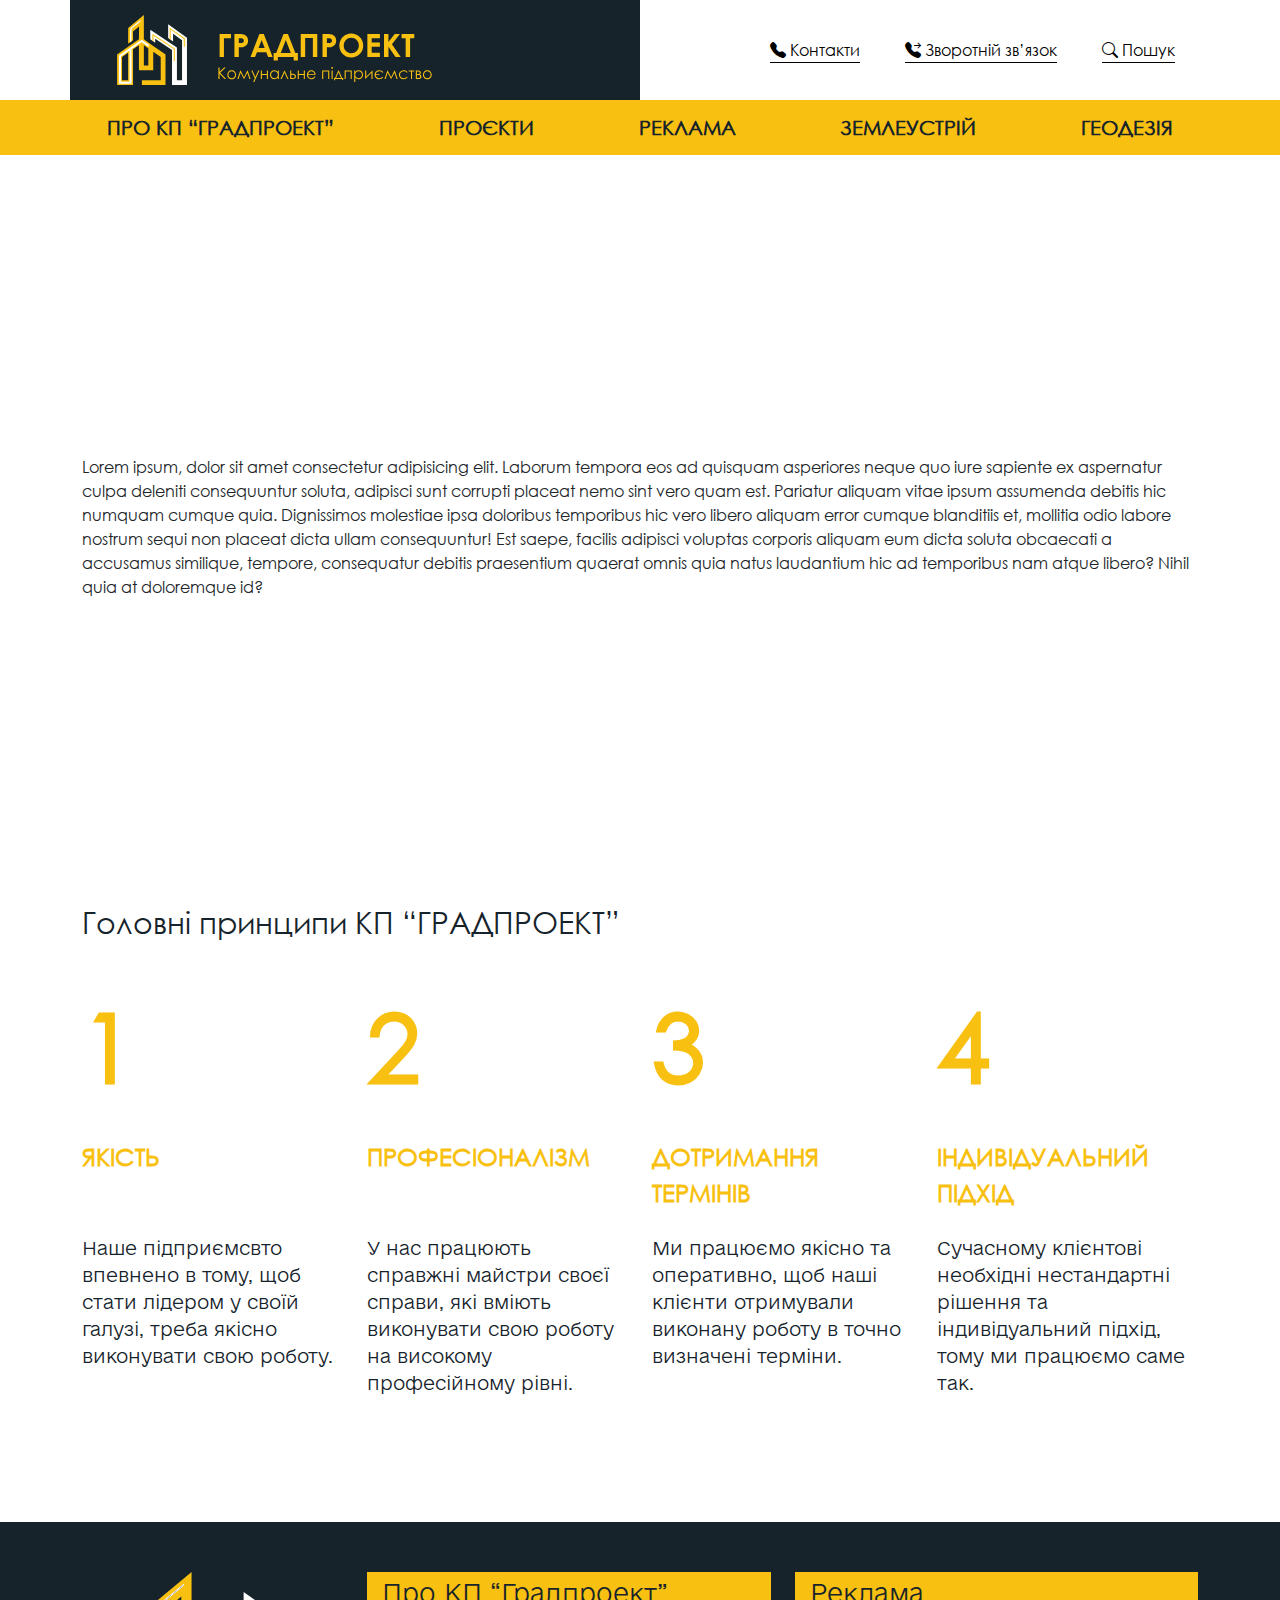
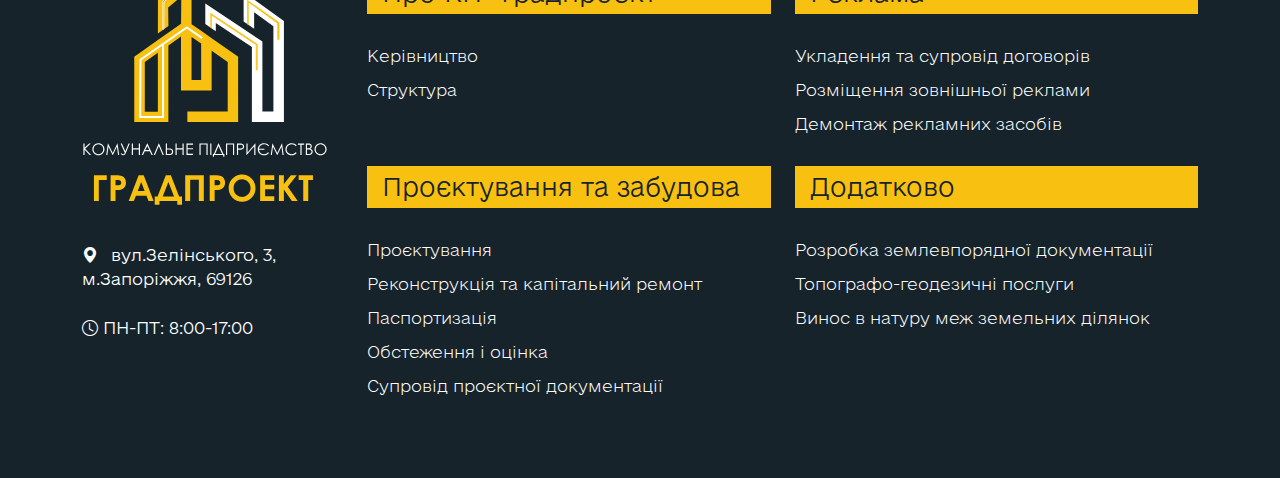
<file: index.html>
<!DOCTYPE html>
<html lang="uk">

<head>
    <meta charset="UTF-8">
    <meta name="viewport" content="width=device-width, initial-scale=1.0">
    <title>Головна сторінка</title>
    <link rel="stylesheet" href="https://cdn.jsdelivr.net/npm/bootstrap-icons@1.11.1/font/bootstrap-icons.css">
    <link rel="stylesheet" href="css/bootstrap.css">
    <link rel="stylesheet" href="css/style.css">
    <link rel="stylesheet" href="css/components.css">
    <link rel="stylesheet" href="css/xs.css">
    <link rel="stylesheet" href="css/sm.css">
    <link rel="stylesheet" href="css/md.css">
    <link rel="stylesheet" href="css/lg.css">
    <link rel="stylesheet" href="css/xl.css">
</head>

<body>
    <div id="wrapper">
        <header>
            <div class="container top-header">
                <div class="row">
                    <div class="col-lg-6 logotype">
                        <img src="images/logotype.svg" alt="">
                    </div>
                    <div class="col-lg-5 offset-lg-1 my-auto">
                        <div class="about-menu d-flex justify-content-around">
                            <a href="docs/contacts.html">
                                <i class="bi bi-telephone-fill"></i> Контакти
                            </a>
                            <a href="#">
                                <i class="bi bi-telephone-forward-fill"></i> Зворотній зв’язок
                            </a>
                            <a data-bs-toggle="collapse" href="#collapseSearch" role="button" aria-expanded="false" aria-controls="collapseSearch">
                                <i class="bi bi-search"></i> Пошук
                            </a>
                        </div>
                    </div>
                </div>
            </div>
            <nav class="primary-menu" id="primary-menu">
                <div class="container">
                    <div class="d-flex justify-content-between">
                        <a class="nav-link active" href="#">ПРО КП “ГРАДПРОЕКТ”</a>
                        <a class="nav-link" href="#">ПРОЄКТИ</a>
                        <a class="nav-link" href="#">РЕКЛАМА</a>
                        <a class="nav-link" href="#">ЗЕМЛЕУСТРІЙ</a>
                        <a class="nav-link" href="#">ГЕОДЕЗІЯ</a>
                    </div>
                </div>
            </nav>
            <div class="collapse" id="collapseSearch">
                <div class="container">
                    <div class="row">
                        <form action="" class="d-flex col-12 py-3">
                            <div class="input-group">
                                <input type="text" class="form-control input-field" placeholder="Що шукаємо?">
                                <button class="btn btn-primary" type="button">Знайти</button>
                            </div>
                            <div class="mx-4">
                                <a data-bs-toggle="collapse" href="#collapseSearch" role="button" aria-expanded="false" aria-controls="collapseSearch">
                                    <i class="bi bi-x-lg"></i>
                                </a>
                            </div>
                        </form>
                    </div>
                </div>
            </div>

        </header>
        <main>
            <div style="margin-top: 300px; margin-bottom: 300px;">
                <div class="container">
                    Lorem ipsum, dolor sit amet consectetur adipisicing elit. Laborum tempora eos ad quisquam asperiores neque quo iure sapiente ex aspernatur culpa deleniti consequuntur soluta, adipisci sunt corrupti placeat nemo sint vero quam est. Pariatur aliquam vitae
                    ipsum assumenda debitis hic numquam cumque quia. Dignissimos molestiae ipsa doloribus temporibus hic vero libero aliquam error cumque blanditiis et, mollitia odio labore nostrum sequi non placeat dicta ullam consequuntur! Est saepe,
                    facilis adipisci voluptas corporis aliquam eum dicta soluta obcaecati a accusamus similique, tempore, consequatur debitis praesentium quaerat omnis quia natus laudantium hic ad temporibus nam atque libero? Nihil quia at doloremque
                    id?
                </div>
            </div>
            <div id="about-info">
                <div class="container">
                    <div class="home-title">Головні принципи КП “ГРАДПРОЕКТ” </div>
                    <div class="row">
                        <div class="col-lg-3">
                            <div class="about-info-box">
                                <div class="about-info-number">1</div>
                                <div class="about-info-title">ЯКІСТЬ</div>
                                <div class="about-info-text">Наше підприємсвто впевнено в тому, щоб стати лідером у своїй галузі, треба якісно виконувати свою роботу.</div>
                            </div>
                        </div>
                        <div class="col-lg-3">
                            <div class="about-info-box">
                                <div class="about-info-number">2</div>
                                <div class="about-info-title">ПРОФЕСІОНАЛІЗМ</div>
                                <div class="about-info-text">У нас працюють справжні майстри своєї справи, які вміють виконувати свою роботу на високому професійному рівні.</div>
                            </div>
                        </div>
                        <div class="col-lg-3">
                            <div class="about-info-box">
                                <div class="about-info-number">3</div>
                                <div class="about-info-title">ДОТРИМАННЯ ТЕРМІНІВ</div>
                                <div class="about-info-text">Ми працюємо якісно та оперативно, щоб наші клієнти отримували виконану роботу в точно визначені терміни.</div>
                            </div>
                        </div>
                        <div class="col-lg-3">
                            <div class="about-info-box">
                                <div class="about-info-number">4</div>
                                <div class="about-info-title">ІНДИВІДУАЛЬНИЙ ПІДХІД</div>
                                <div class="about-info-text">Сучасному клієнтові необхідні нестандартні рішення та індивідуальний підхід, тому ми працюємо саме так.</div>
                            </div>
                        </div>
                    </div>
                </div>
            </div>
        </main>
        <footer class="footer" id="footer">
            <div class="container">
                <div class="row">
                    <div class="col-lg-3 footer-logotype">
                        <img src="images/footer-logotype.svg" alt="">
                        <div class="footer-about-list">
                            <div class="footer-about-list-item">
                                <i class="bi bi-geo-alt-fill me-2 mt-1" style="width: 50px;"></i>
                                <span>вул.Зелінського, 3, м.Запоріжжя, 69126</span>
                            </div>
                            <div class="footer-about-list-item">
                                <i class="bi bi-clock"></i>
                                <span>ПН-ПТ: 8:00-17:00</span>
                            </div>
                        </div>
                    </div>
                    <div class="col-lg-9">
                        <div class="row">
                            <div class="col-lg-6">
                                <div class="footer-menu">
                                    <div class="footer-menu-title">Про КП “Градпроект”</div>
                                    <ul class="footer-menu-list">
                                        <li><a href="#">Керівництво</a></li>
                                        <li><a href="#">Структура</a></li>
                                    </ul>
                                </div>
                            </div>
                            <div class="col-lg-6">
                                <div class="footer-menu">
                                    <div class="footer-menu-title">Реклама</div>
                                    <ul class="footer-menu-list">
                                        <li><a href="#">Укладення та супровід договорів</a></li>
                                        <li><a href="#">Розміщення зовнішньої реклами</a></li>
                                        <li><a href="#">Демонтаж рекламних засобів </a></li>
                                    </ul>
                                </div>
                            </div>
                            <div class="col-lg-6">
                                <div class="footer-menu">
                                    <div class="footer-menu-title">Проєктування та забудова</div>
                                    <ul class="footer-menu-list">
                                        <li><a href="#">Проєктування</a></li>
                                        <li><a href="#">Реконструкція та капітальний ремонт</a></li>
                                        <li><a href="#">Паспортизація</a></li>
                                        <li><a href="#">Обстеження і оцінка</a></li>
                                        <li><a href="#">Супровід проєктної документації</a></li>
                                    </ul>
                                </div>
                            </div>
                            <div class="col-lg-6">
                                <div class="footer-menu">
                                    <div class="footer-menu-title">Додатково</div>
                                    <ul class="footer-menu-list">
                                        <li><a href="#">Розробка землевпорядної документації</a></li>
                                        <li><a href="#">Топографо-геодезичні послуги</a></li>
                                        <li><a href="#">Винос в натуру меж земельних ділянок</a></li>
                                    </ul>
                                </div>
                            </div>
                        </div>
                    </div>
                </div>
            </div>
        </footer>
    </div>
    <script src="https://cdn.jsdelivr.net/npm/bootstrap@5.3.2/dist/js/bootstrap.bundle.min.js" integrity="sha384-C6RzsynM9kWDrMNeT87bh95OGNyZPhcTNXj1NW7RuBCsyN/o0jlpcV8Qyq46cDfL" crossorigin="anonymous"></script>
</body>

</html>
</file>
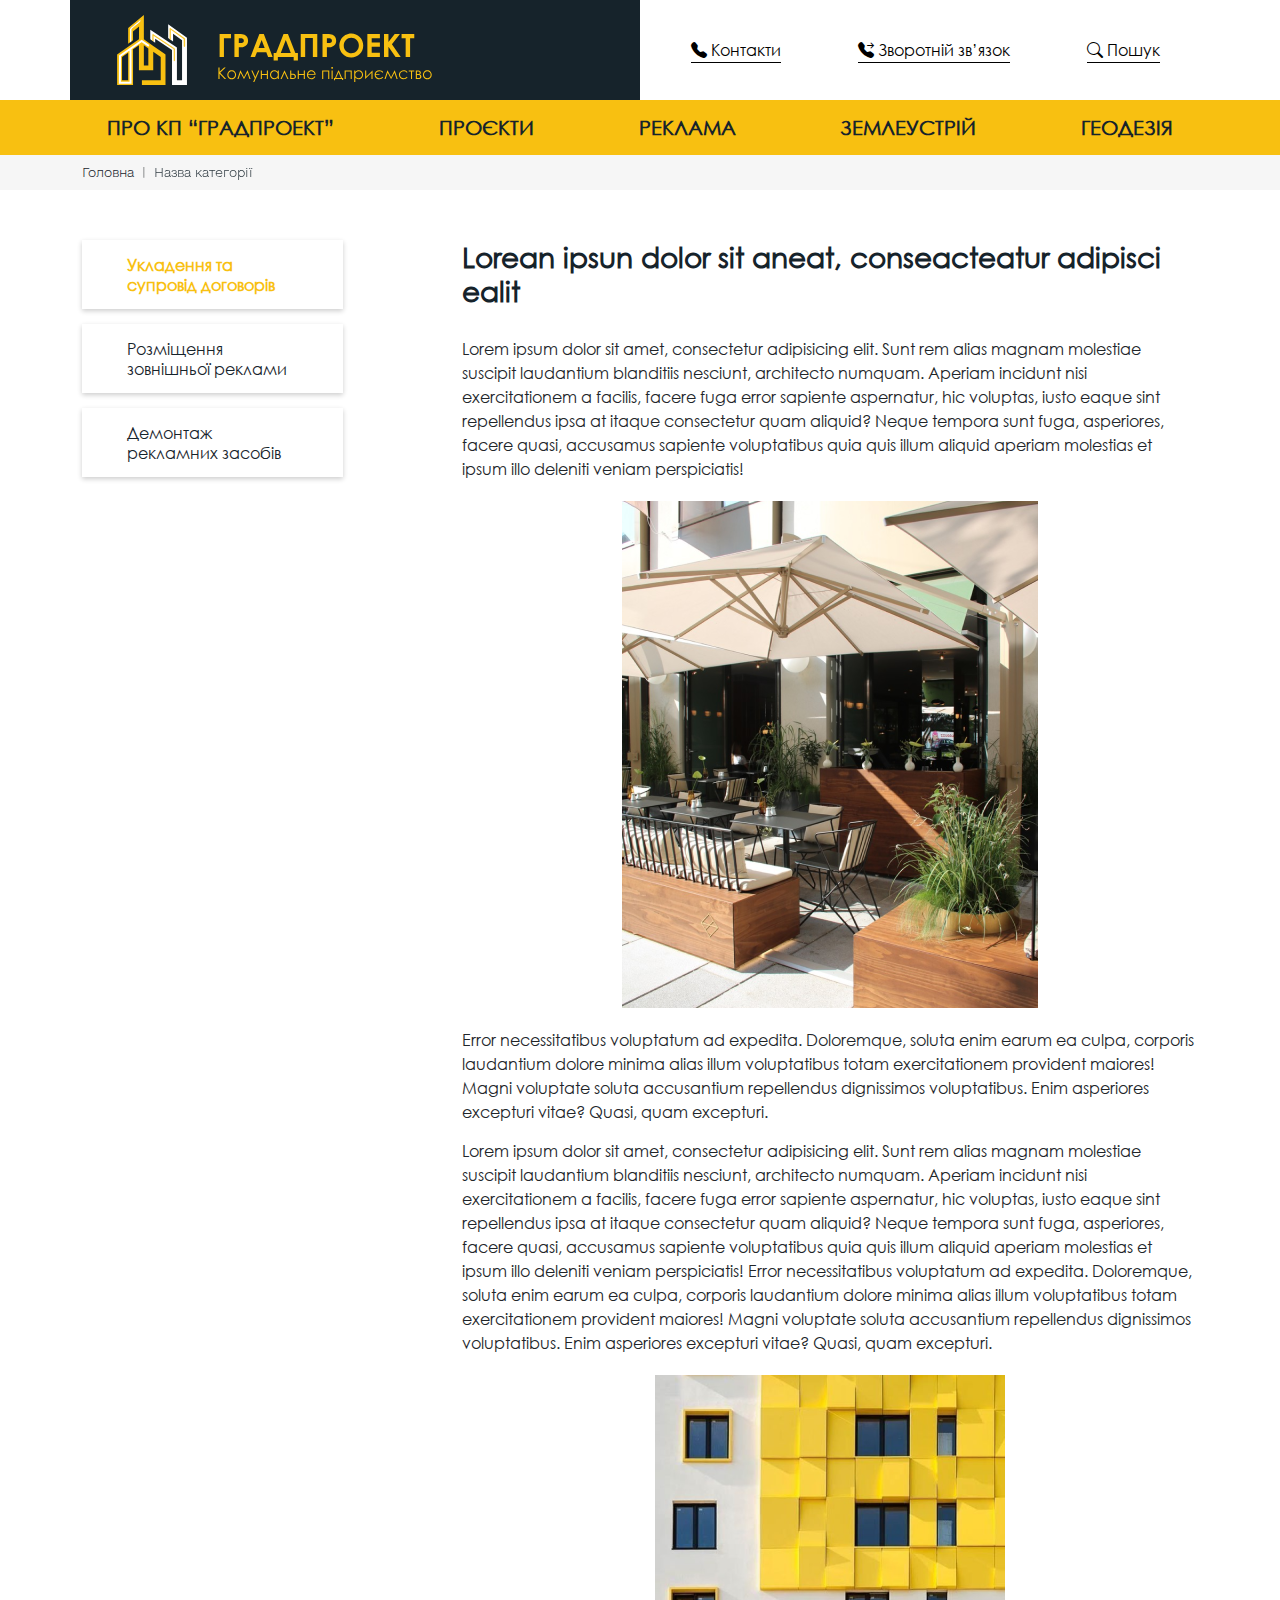
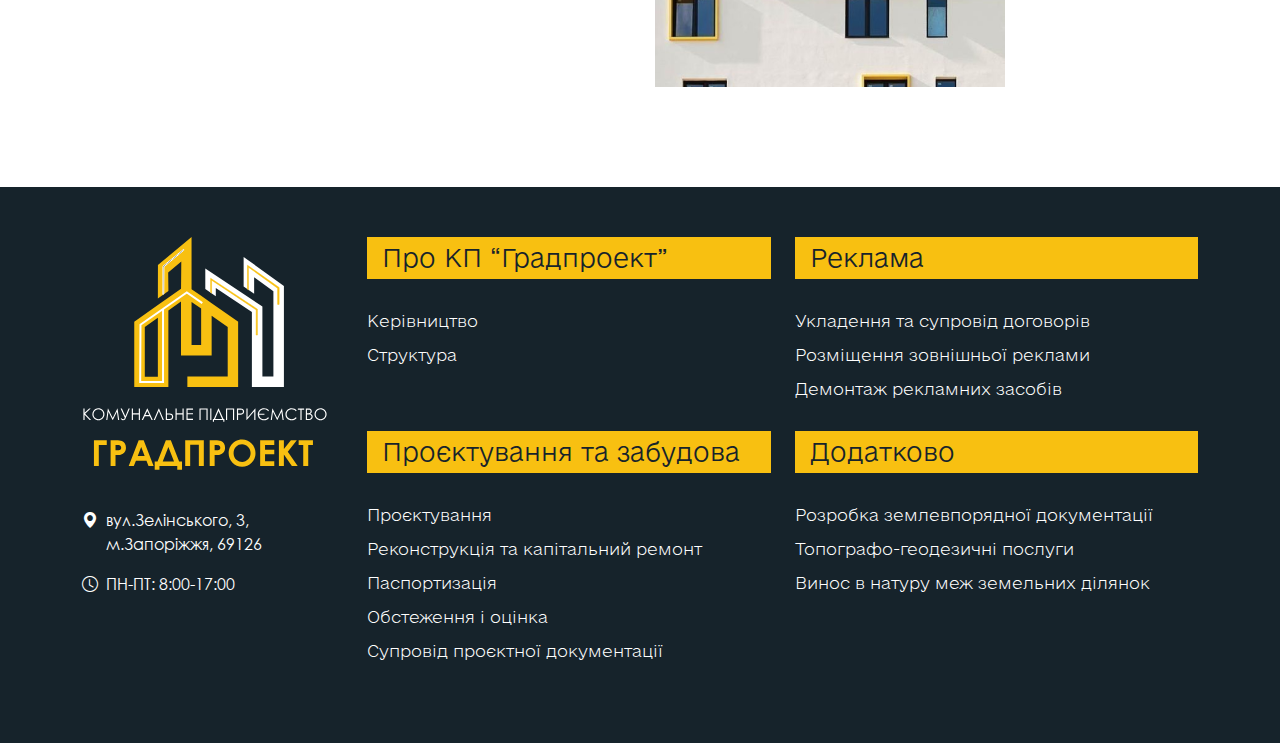
<file: docs/category.html>
<!DOCTYPE html>
<html lang="en">

<head>
    <meta charset="UTF-8">
    <meta name="viewport" content="width=device-width, initial-scale=1.0">
    <title>Категорія</title>
    <link rel="stylesheet" href="https://cdn.jsdelivr.net/npm/bootstrap-icons@1.11.1/font/bootstrap-icons.css">
    <link rel="stylesheet" href="../css/bootstrap.css">
    <link rel="stylesheet" href="../css/style.css">
    <link rel="stylesheet" href="../css/components.css">
    <link rel="stylesheet" href="../css/xs.css">
    <link rel="stylesheet" href="../css/sm.css">
    <link rel="stylesheet" href="../css/md.css">
    <link rel="stylesheet" href="../css/lg.css">
    <link rel="stylesheet" href="../css/xl.css">
</head>

<body>
    <div id="wrapper">
        <header>
            <div class="container top-header">
                <div class="row">
                    <div class="col-12 col-lg-6 logotype">
                        <img src="../images/logotype.svg" alt="">
                    </div>
                    <div class="about-menu col-12 col-lg-6 my-auto">
                        <div class="about-menu d-flex justify-content-around">
                            <a href="#">
                                <i class="bi bi-telephone-fill"></i> <span>Контакти</span>
                            </a>
                            <a href="#">
                                <i class="bi bi-telephone-forward-fill"></i> <span>Зворотній зв’язок</span>
                            </a>
                            <a data-bs-toggle="collapse" href="#collapseSearch" role="button" aria-expanded="false" aria-controls="collapseSearch">
                                <i class="bi bi-search"></i> <span>Пошук</span>
                            </a>
                        </div>
                    </div>
                </div>
            </div>
            <nav d="primary-menu" class="primary-menu navbar navbar-expand-lg">
                <div class="container">
                    <button class="mobile-toggler-menu navbar-toggler mx-auto" type="button" data-bs-toggle="collapse" data-bs-target="#mobileMenu" aria-controls="mobileMenu" aria-expanded="false"><i class="bi bi-list"></i></button>
                    <div class="collapse navbar-collapse" id="mobileMenu">
                        <div><a class="nav-link" href="#">ПРО КП “ГРАДПРОЕКТ”</a></div>
                        <div><a class="nav-link" href="#">ПРОЄКТИ</a></div>
                        <div><a class="nav-link" href="#">РЕКЛАМА</a></div>
                        <div><a class="nav-link" href="#">ЗЕМЛЕУСТРІЙ</a></div>
                        <div><a class="nav-link" href="#">ГЕОДЕЗІЯ</a></div>
                    </div>
                </div>
            </nav>
            <div class="collapse bg-body-secondary" id="collapseSearch">
                <div class="container">
                    <div class="row">
                        <form action="" class="d-flex col-12 py-3">
                            <div class="w-100 me-3">
                                <input type="text" class="form-control input-field" placeholder="Що шукаємо?">
                            </div>
                            <div class="my-auto">
                                <button class="btn-search" type="button"><i class="bi bi-search"></i></button>
                            </div>
                            <div class="my-auto ms-3">
                                <a class="btn-default" data-bs-toggle="collapse" href="#collapseSearch" role="button" aria-expanded="false" aria-controls="collapseSearch">
                                    <i class="bi bi-x-lg"></i>
                                </a>
                            </div>
                        </form>
                    </div>
                </div>
            </div>
        </header>
        <main>
            <div class="breadcrumbs py-2">
                <div class="container">
                    <div class="row">
                        <nav style="--bs-breadcrumb-divider: '|';" aria-label="breadcrumb" class="my-auto">
                            <ol class="breadcrumb my-auto">
                                <li class="breadcrumb-item"><a href="#">Головна</a></li>
                                <li class="breadcrumb-item active" aria-current="page">Назва категорії</li>
                            </ol>
                        </nav>
                    </div>
                </div>
            </div>
            <div class="container">
                <div class="row">
                    <div class="category-sidebar col-12 col-lg-3">
                        <ul class="category-nav">
                            <li class="position-relative">
                                <a class="active" href="">Укладення та супровід договорів</a>
                                <div class="active-bg"></div>
                            </li>
                            <li>
                                <a href="">Розміщення зовнішньої реклами</a>
                            </li>
                            <li>
                                <a href="">Демонтаж рекламних засобів </a>
                            </li>
                        </ul>
                    </div>
                    <div class="category-main col-12 col-lg-8 offset-lg-1">
                        <h1 class="category-title">Lorean ipsun dolor sit aneat, conseacteatur adipisci ealit</h1>
                        <p>
                            Lorem ipsum dolor sit amet, consectetur adipisicing elit. Sunt rem alias magnam molestiae suscipit laudantium blanditiis nesciunt, architecto numquam. Aperiam incidunt nisi exercitationem a facilis, facere fuga error sapiente aspernatur, hic voluptas,
                            iusto eaque sint repellendus ipsa at itaque consectetur quam aliquid? Neque tempora sunt fuga, asperiores, facere quasi, accusamus sapiente voluptatibus quia quis illum aliquid aperiam molestias et ipsum illo deleniti veniam
                            perspiciatis!
                        </p>
                        <img src="../images/project2.png" alt="">
                        <p>Error necessitatibus voluptatum ad expedita. Doloremque, soluta enim earum ea culpa, corporis laudantium dolore minima alias illum voluptatibus totam exercitationem provident maiores! Magni voluptate soluta accusantium repellendus
                            dignissimos voluptatibus. Enim asperiores excepturi vitae? Quasi, quam excepturi.</p>
                        <p>
                            Lorem ipsum dolor sit amet, consectetur adipisicing elit. Sunt rem alias magnam molestiae suscipit laudantium blanditiis nesciunt, architecto numquam. Aperiam incidunt nisi exercitationem a facilis, facere fuga error sapiente aspernatur, hic voluptas,
                            iusto eaque sint repellendus ipsa at itaque consectetur quam aliquid? Neque tempora sunt fuga, asperiores, facere quasi, accusamus sapiente voluptatibus quia quis illum aliquid aperiam molestias et ipsum illo deleniti veniam
                            perspiciatis! Error necessitatibus voluptatum ad expedita. Doloremque, soluta enim earum ea culpa, corporis laudantium dolore minima alias illum voluptatibus totam exercitationem provident maiores! Magni voluptate soluta accusantium
                            repellendus dignissimos voluptatibus. Enim asperiores excepturi vitae? Quasi, quam excepturi.
                            <img src="../images/dp-project3.png" alt="">
                        </p>
                    </div>
                </div>
            </div>
        </main>
        <footer class="footer" id="footer">
            <div class="container">
                <div class="row">
                    <div class="col-12 col-sm-12 col-md-12 col-lg-3 footer-logotype">
                        <img src="../images/footer-logotype.svg" alt="">
                        <div class="footer-about-list">
                            <div class="d-flex mb-3">
                                <div class="text-white">
                                    <i class="bi bi-geo-alt-fill" style="width: 50px;"></i>
                                </div>
                                <div class="ms-2 text-white">вул.Зелінського, 3, <br>м.Запоріжжя, 69126</div>
                            </div>
                            <div class="d-flex">
                                <div class="text-white"><i class="bi bi-clock" style="width: 50px;"></i></div>
                                <div class="ms-2 text-white">ПН-ПТ: 8:00-17:00</div>
                            </div>
                        </div>
                    </div>
                    <div class="col-12 col-md-12 col-lg-9">
                        <div class="row">
                            <div class="col-12  col-md-6 col-lg-6">
                                <div class="footer-menu">
                                    <div class="footer-menu-title">Про КП “Градпроект”</div>
                                    <ul class="footer-menu-list">
                                        <li><a href="#">Керівництво</a></li>
                                        <li><a href="#">Структура</a></li>
                                    </ul>
                                </div>
                            </div>
                            <div class="col-12 col-md-6 col-lg-6">
                                <div class="footer-menu">
                                    <div class="footer-menu-title">Реклама</div>
                                    <ul class="footer-menu-list">
                                        <li><a href="#">Укладення та супровід договорів</a></li>
                                        <li><a href="#">Розміщення зовнішньої реклами</a></li>
                                        <li><a href="#">Демонтаж рекламних засобів </a></li>
                                    </ul>
                                </div>
                            </div>
                            <div class="col-12 col-md-6 col-lg-6">
                                <div class="footer-menu">
                                    <div class="footer-menu-title">Проєктування та забудова</div>
                                    <ul class="footer-menu-list">
                                        <li><a href="#">Проєктування</a></li>
                                        <li><a href="#">Реконструкція та капітальний ремонт</a></li>
                                        <li><a href="#">Паспортизація</a></li>
                                        <li><a href="#">Обстеження і оцінка</a></li>
                                        <li><a href="#">Супровід проєктної документації</a></li>
                                    </ul>
                                </div>
                            </div>
                            <div class="col-12 col-md-6 col-lg-6">
                                <div class="footer-menu">
                                    <div class="footer-menu-title">Додатково</div>
                                    <ul class="footer-menu-list">
                                        <li><a href="#">Розробка землевпорядної документації</a></li>
                                        <li><a href="#">Топографо-геодезичні послуги</a></li>
                                        <li><a href="#">Винос в натуру меж земельних ділянок</a></li>
                                    </ul>
                                </div>
                            </div>
                        </div>
                    </div>
                </div>
            </div>
        </footer>
    </div>
    <script src="https://ajax.googleapis.com/ajax/libs/jquery/3.7.1/jquery.min.js"></script>
    <script src="https://cdn.jsdelivr.net/npm/bootstrap@5.3.2/dist/js/bootstrap.bundle.min.js" integrity="sha384-C6RzsynM9kWDrMNeT87bh95OGNyZPhcTNXj1NW7RuBCsyN/o0jlpcV8Qyq46cDfL" crossorigin="anonymous"></script>
    <script src="../js/main.js"></script>
</body>

</html>
</file>
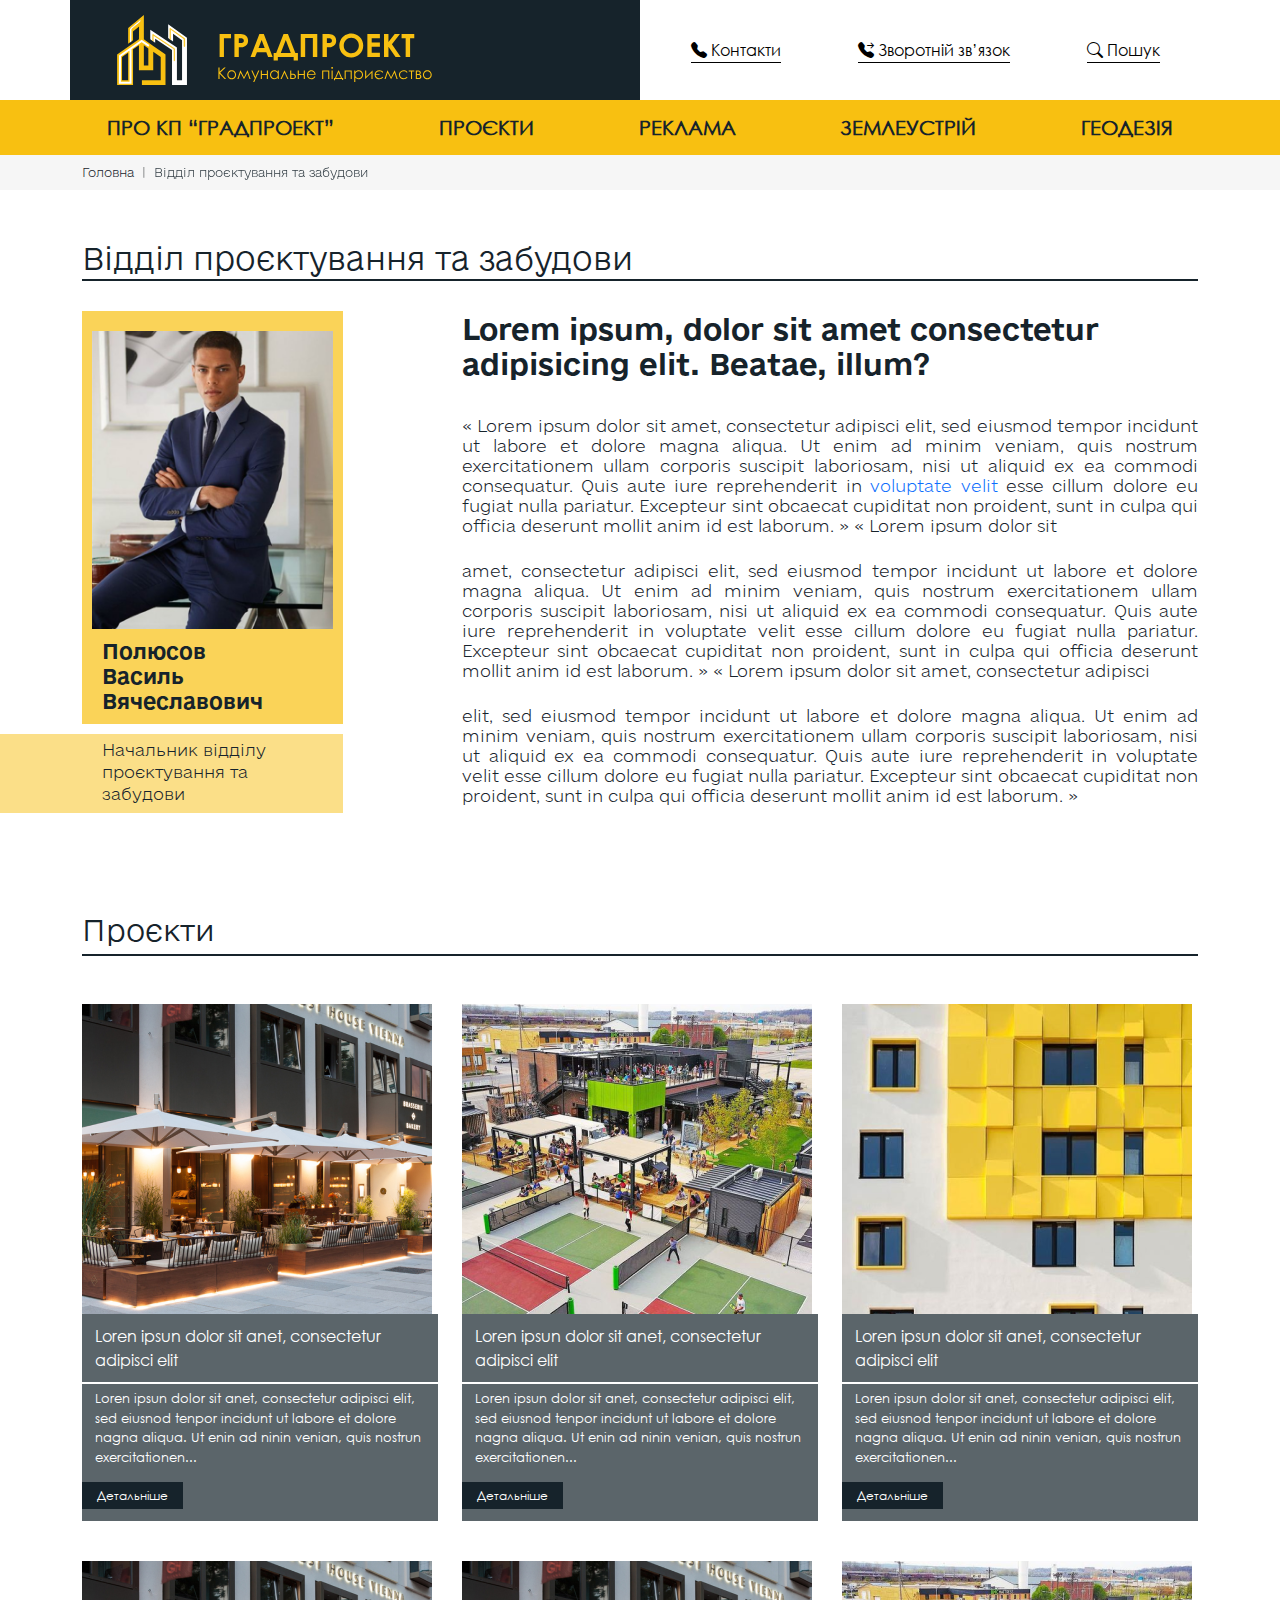
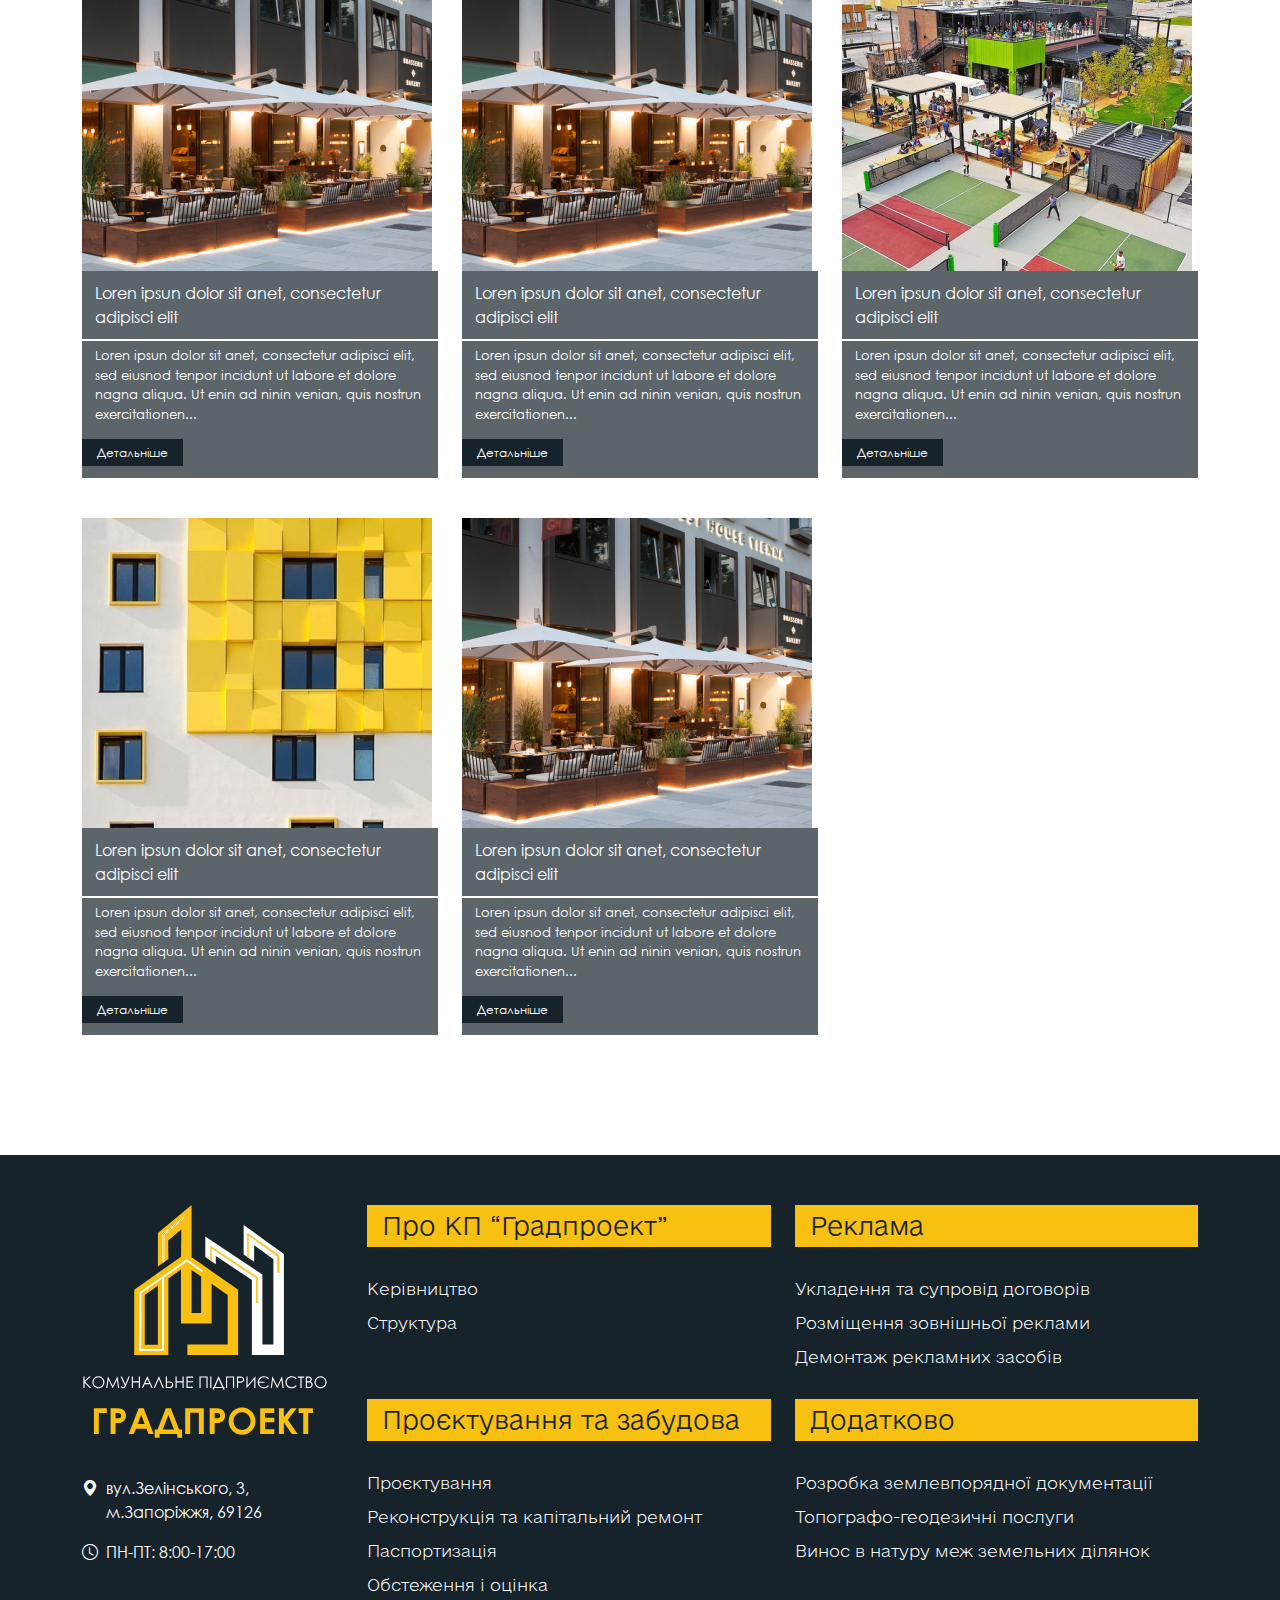
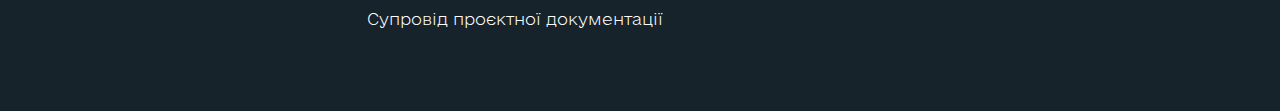
<file: docs/department-construction.html>
<!DOCTYPE html>
<html lang="en">

<head>
    <meta charset="UTF-8">
    <meta name="viewport" content="width=device-width, initial-scale=1.0">
    <title>Відділ проєктування та забудови</title>
    <link rel="stylesheet" href="https://cdn.jsdelivr.net/npm/bootstrap-icons@1.11.1/font/bootstrap-icons.css">
    <link rel="stylesheet" href="../css/bootstrap.css">
    <link rel="stylesheet" href="../css/style.css">
    <link rel="stylesheet" href="../css/components.css">
    <link rel="stylesheet" href="../css/xs.css">
    <link rel="stylesheet" href="../css/sm.css">
    <link rel="stylesheet" href="../css/md.css">
    <link rel="stylesheet" href="../css/lg.css">
    <link rel="stylesheet" href="../css/xl.css">
</head>

<body>
    <div id="wrapper">
        <header>
            <div class="container top-header">
                <div class="row">
                    <div class="col-12 col-lg-6 logotype">
                        <img src="../images/logotype.svg" alt="">
                    </div>
                    <div class="about-menu col-12 col-lg-6 my-auto">
                        <div class="about-menu d-flex justify-content-around">
                            <a href="#">
                                <i class="bi bi-telephone-fill"></i> <span>Контакти</span>
                            </a>
                            <a href="#">
                                <i class="bi bi-telephone-forward-fill"></i> <span>Зворотній зв’язок</span>
                            </a>
                            <a data-bs-toggle="collapse" href="#collapseSearch" role="button" aria-expanded="false" aria-controls="collapseSearch">
                                <i class="bi bi-search"></i> <span>Пошук</span>
                            </a>
                        </div>
                    </div>
                </div>
            </div>
            <nav d="primary-menu" class="primary-menu navbar navbar-expand-lg">
                <div class="container">
                    <button class="mobile-toggler-menu navbar-toggler mx-auto" type="button" data-bs-toggle="collapse" data-bs-target="#mobileMenu" aria-controls="mobileMenu" aria-expanded="false"><i class="bi bi-list"></i></button>
                    <div class="collapse navbar-collapse" id="mobileMenu">
                        <div><a class="nav-link" href="#">ПРО КП “ГРАДПРОЕКТ”</a></div>
                        <div><a class="nav-link" href="#">ПРОЄКТИ</a></div>
                        <div><a class="nav-link" href="#">РЕКЛАМА</a></div>
                        <div><a class="nav-link" href="#">ЗЕМЛЕУСТРІЙ</a></div>
                        <div><a class="nav-link" href="#">ГЕОДЕЗІЯ</a></div>
                    </div>
                </div>
            </nav>
            <div class="collapse bg-body-secondary" id="collapseSearch">
                <div class="container">
                    <div class="row">
                        <form action="" class="d-flex col-12 py-3">
                            <div class="w-100 me-3">
                                <input type="text" class="form-control input-field" placeholder="Що шукаємо?">
                            </div>
                            <div class="my-auto">
                                <button class="btn-search" type="button"><i class="bi bi-search"></i></button>
                            </div>
                            <div class="my-auto ms-3">
                                <a class="btn-default" data-bs-toggle="collapse" href="#collapseSearch" role="button" aria-expanded="false" aria-controls="collapseSearch">
                                    <i class="bi bi-x-lg"></i>
                                </a>
                            </div>
                        </form>
                    </div>
                </div>
            </div>
        </header>
        <main>
            <div class="breadcrumbs py-2 ">
                <div class="container">
                    <div class="row">
                        <nav style="--bs-breadcrumb-divider: '|';" aria-label="breadcrumb" class="my-auto">
                            <ol class="breadcrumb my-auto">
                                <li class="breadcrumb-item"><a href="#">Головна</a></li>
                                <li class="breadcrumb-item active" aria-current="page">Відділ проєктування та забудови</li>
                            </ol>
                        </nav>
                    </div>
                </div>
            </div>
            <div class="container">
                <h1 class="department-title">Відділ проєктування та забудови</h1>
                <div class="row">
                    <div class="department-person col-md-12 col-lg-3">
                        <div class="department-person-box">
                            <div class="department-person-box-image">
                                <img src="../images/person1.png" class="w-100" alt="">
                            </div>
                            <div class="department-person-box-name">
                                Полюсов <br>Василь Вячеславович
                            </div>
                            <div class="department-person-box-post">
                                Начальник відділу проєктування та забудови
                            </div>
                        </div>
                    </div>
                    <div class="department-text col-md-12 col-lg-8 offset-lg-1">
                        <h2>Lorem ipsum, dolor sit amet consectetur adipisicing elit. Beatae, illum?</h2>
                        <p>« Lorem ipsum dolor sit amet, consectetur adipisci elit, sed eiusmod tempor incidunt ut labore et dolore magna aliqua. Ut enim ad minim veniam, quis nostrum exercitationem ullam corporis suscipit laboriosam, nisi ut aliquid ex
                            ea commodi consequatur. Quis aute iure reprehenderit in <a href="#">voluptate velit</a> esse cillum dolore eu fugiat nulla pariatur. Excepteur sint obcaecat cupiditat non proident, sunt in culpa qui officia deserunt mollit
                            anim id est laborum. » « Lorem ipsum dolor sit</p>
                        <p>amet, consectetur adipisci elit, sed eiusmod tempor incidunt ut labore et dolore magna aliqua. Ut enim ad minim veniam, quis nostrum exercitationem ullam corporis suscipit laboriosam, nisi ut aliquid ex ea commodi consequatur.
                            Quis aute iure reprehenderit in voluptate velit esse cillum dolore eu fugiat nulla pariatur. Excepteur sint obcaecat cupiditat non proident, sunt in culpa qui officia deserunt mollit anim id est laborum. » « Lorem ipsum dolor
                            sit amet, consectetur adipisci</p>
                        <p>elit, sed eiusmod tempor incidunt ut labore et dolore magna aliqua. Ut enim ad minim veniam, quis nostrum exercitationem ullam corporis suscipit laboriosam, nisi ut aliquid ex ea commodi consequatur. Quis aute iure reprehenderit
                            in voluptate velit esse cillum dolore eu fugiat nulla pariatur. Excepteur sint obcaecat cupiditat non proident, sunt in culpa qui officia deserunt mollit anim id est laborum. »</p>
                    </div>
                    <div class="mt-5 col-12">
                        <div class="department-second-title mb-5">Проєкти</div>
                        <div class="row">
                            <div class="col-12 col-sm-6 col-md-6 col-lg-4">
                                <div class="department-card-project">
                                    <div class="department-card-project-image">
                                        <img src="../images/dp-project1.png" alt="">
                                    </div>
                                    <div class="department-card-project-title">Loren ipsun dolor sit anet, consectetur adipisci elit</div>
                                    <div class="department-card-project-text">
                                        <p>Loren ipsun dolor sit anet, consectetur adipisci elit, sed eiusnod tenpor incidunt ut labore et dolore nagna aliqua. Ut enin ad ninin venian, quis nostrun exercitationen...</p>
                                        <a href="#">Детальніше</a>
                                    </div>
                                </div>
                            </div>
                            <div class="col-12 col-sm-6 col-md-6 col-lg-4">
                                <div class="department-card-project">
                                    <div class="department-card-project-image">
                                        <img src="../images/dp-project2.png" alt="">
                                    </div>
                                    <div class="department-card-project-title">Loren ipsun dolor sit anet, consectetur adipisci elit</div>
                                    <div class="department-card-project-text">
                                        <p>Loren ipsun dolor sit anet, consectetur adipisci elit, sed eiusnod tenpor incidunt ut labore et dolore nagna aliqua. Ut enin ad ninin venian, quis nostrun exercitationen...</p>
                                        <a href="#">Детальніше</a>
                                    </div>
                                </div>
                            </div>
                            <div class="col-12 col-sm-6 col-md-6 col-lg-4">
                                <div class="department-card-project">
                                    <div class="department-card-project-image">
                                        <img src="../images/dp-project3.png" alt="">
                                    </div>
                                    <div class="department-card-project-title">Loren ipsun dolor sit anet, consectetur adipisci elit</div>
                                    <div class="department-card-project-text">
                                        <p>Loren ipsun dolor sit anet, consectetur adipisci elit, sed eiusnod tenpor incidunt ut labore et dolore nagna aliqua. Ut enin ad ninin venian, quis nostrun exercitationen...</p>
                                        <a href="#">Детальніше</a>
                                    </div>
                                </div>
                            </div>
                            <div class="col-12 col-sm-6 col-md-6 col-lg-4">
                                <div class="department-card-project">
                                    <div class="department-card-project-image">
                                        <img src="../images/dp-project1.png" alt="">
                                    </div>
                                    <div class="department-card-project-title">Loren ipsun dolor sit anet, consectetur adipisci elit</div>
                                    <div class="department-card-project-text">
                                        <p>Loren ipsun dolor sit anet, consectetur adipisci elit, sed eiusnod tenpor incidunt ut labore et dolore nagna aliqua. Ut enin ad ninin venian, quis nostrun exercitationen...</p>
                                        <a href="#">Детальніше</a>
                                    </div>
                                </div>
                            </div>
                            <div class="col-12 col-sm-6 col-md-6 col-lg-4">
                                <div class="department-card-project">
                                    <div class="department-card-project-image">
                                        <img src="../images/dp-project1.png" alt="">
                                    </div>
                                    <div class="department-card-project-title">Loren ipsun dolor sit anet, consectetur adipisci elit</div>
                                    <div class="department-card-project-text">
                                        <p>Loren ipsun dolor sit anet, consectetur adipisci elit, sed eiusnod tenpor incidunt ut labore et dolore nagna aliqua. Ut enin ad ninin venian, quis nostrun exercitationen...</p>
                                        <a href="#">Детальніше</a>
                                    </div>
                                </div>
                            </div>
                            <div class="col-12 col-sm-6 col-md-6 col-lg-4">
                                <div class="department-card-project">
                                    <div class="department-card-project-image">
                                        <img src="../images/dp-project2.png" alt="">
                                    </div>
                                    <div class="department-card-project-title">Loren ipsun dolor sit anet, consectetur adipisci elit</div>
                                    <div class="department-card-project-text">
                                        <p>Loren ipsun dolor sit anet, consectetur adipisci elit, sed eiusnod tenpor incidunt ut labore et dolore nagna aliqua. Ut enin ad ninin venian, quis nostrun exercitationen...</p>
                                        <a href="#">Детальніше</a>
                                    </div>
                                </div>
                            </div>
                            <div class="col-12 col-sm-6 col-md-6 col-lg-4">
                                <div class="department-card-project">
                                    <div class="department-card-project-image">
                                        <img src="../images/dp-project3.png" alt="">
                                    </div>
                                    <div class="department-card-project-title">Loren ipsun dolor sit anet, consectetur adipisci elit</div>
                                    <div class="department-card-project-text">
                                        <p>Loren ipsun dolor sit anet, consectetur adipisci elit, sed eiusnod tenpor incidunt ut labore et dolore nagna aliqua. Ut enin ad ninin venian, quis nostrun exercitationen...</p>
                                        <a href="#">Детальніше</a>
                                    </div>
                                </div>
                            </div>
                            <div class="col-12 col-sm-6 col-md-6 col-lg-4">
                                <div class="department-card-project">
                                    <div class="department-card-project-image">
                                        <img src="../images/dp-project1.png" alt="">
                                    </div>
                                    <div class="department-card-project-title">Loren ipsun dolor sit anet, consectetur adipisci elit</div>
                                    <div class="department-card-project-text">
                                        <p>Loren ipsun dolor sit anet, consectetur adipisci elit, sed eiusnod tenpor incidunt ut labore et dolore nagna aliqua. Ut enin ad ninin venian, quis nostrun exercitationen...</p>
                                        <a href="#">Детальніше</a>
                                    </div>
                                </div>
                            </div>
                        </div>
                    </div>
                </div>
        </main>
        <footer class="footer" id="footer">
            <div class="container">
                <div class="row">
                    <div class="col-12 col-sm-12 col-md-12 col-lg-3 footer-logotype">
                        <img src="../images/footer-logotype.svg" alt="">
                        <div class="footer-about-list">
                            <div class="d-flex mb-3">
                                <div class="text-white">
                                    <i class="bi bi-geo-alt-fill" style="width: 50px;"></i>
                                </div>
                                <div class="ms-2 text-white">вул.Зелінського, 3, <br>м.Запоріжжя, 69126</div>
                            </div>
                            <div class="d-flex">
                                <div class="text-white"><i class="bi bi-clock" style="width: 50px;"></i></div>
                                <div class="ms-2 text-white">ПН-ПТ: 8:00-17:00</div>
                            </div>
                        </div>
                    </div>
                    <div class="col-12 col-md-12 col-lg-9">
                        <div class="row">
                            <div class="col-12  col-md-6 col-lg-6">
                                <div class="footer-menu">
                                    <div class="footer-menu-title">Про КП “Градпроект”</div>
                                    <ul class="footer-menu-list">
                                        <li><a href="#">Керівництво</a></li>
                                        <li><a href="#">Структура</a></li>
                                    </ul>
                                </div>
                            </div>
                            <div class="col-12 col-md-6 col-lg-6">
                                <div class="footer-menu">
                                    <div class="footer-menu-title">Реклама</div>
                                    <ul class="footer-menu-list">
                                        <li><a href="#">Укладення та супровід договорів</a></li>
                                        <li><a href="#">Розміщення зовнішньої реклами</a></li>
                                        <li><a href="#">Демонтаж рекламних засобів </a></li>
                                    </ul>
                                </div>
                            </div>
                            <div class="col-12 col-md-6 col-lg-6">
                                <div class="footer-menu">
                                    <div class="footer-menu-title">Проєктування та забудова</div>
                                    <ul class="footer-menu-list">
                                        <li><a href="#">Проєктування</a></li>
                                        <li><a href="#">Реконструкція та капітальний ремонт</a></li>
                                        <li><a href="#">Паспортизація</a></li>
                                        <li><a href="#">Обстеження і оцінка</a></li>
                                        <li><a href="#">Супровід проєктної документації</a></li>
                                    </ul>
                                </div>
                            </div>
                            <div class="col-12 col-md-6 col-lg-6">
                                <div class="footer-menu">
                                    <div class="footer-menu-title">Додатково</div>
                                    <ul class="footer-menu-list">
                                        <li><a href="#">Розробка землевпорядної документації</a></li>
                                        <li><a href="#">Топографо-геодезичні послуги</a></li>
                                        <li><a href="#">Винос в натуру меж земельних ділянок</a></li>
                                    </ul>
                                </div>
                            </div>
                        </div>
                    </div>
                </div>
            </div>
        </footer>
        <a href="#" id="scrolltop">
            <i class="bi bi-chevron-up"></i>
        </a>
        </div>
        <script src="https://cdn.jsdelivr.net/npm/bootstrap@5.3.2/dist/js/bootstrap.bundle.min.js" integrity="sha384-C6RzsynM9kWDrMNeT87bh95OGNyZPhcTNXj1NW7RuBCsyN/o0jlpcV8Qyq46cDfL" crossorigin="anonymous"></script>
        <script src="https://ajax.googleapis.com/ajax/libs/jquery/3.7.1/jquery.min.js"></script>
        <script>
            $("#scrolltop").click(function() {
                $("html, body").animate({
                    scrollTop: 0
                });
                return false;
            });

            $(window).bind('scroll', function() {
                if ($(this).scrollTop() > 200) { // show after 200 px of user scrolling
                    $("#scrolltop").show();
                } else {
                    $("#scrolltop").hide(); // hide on page load
                }
            });
        </script>
</body>

</html>
</file>
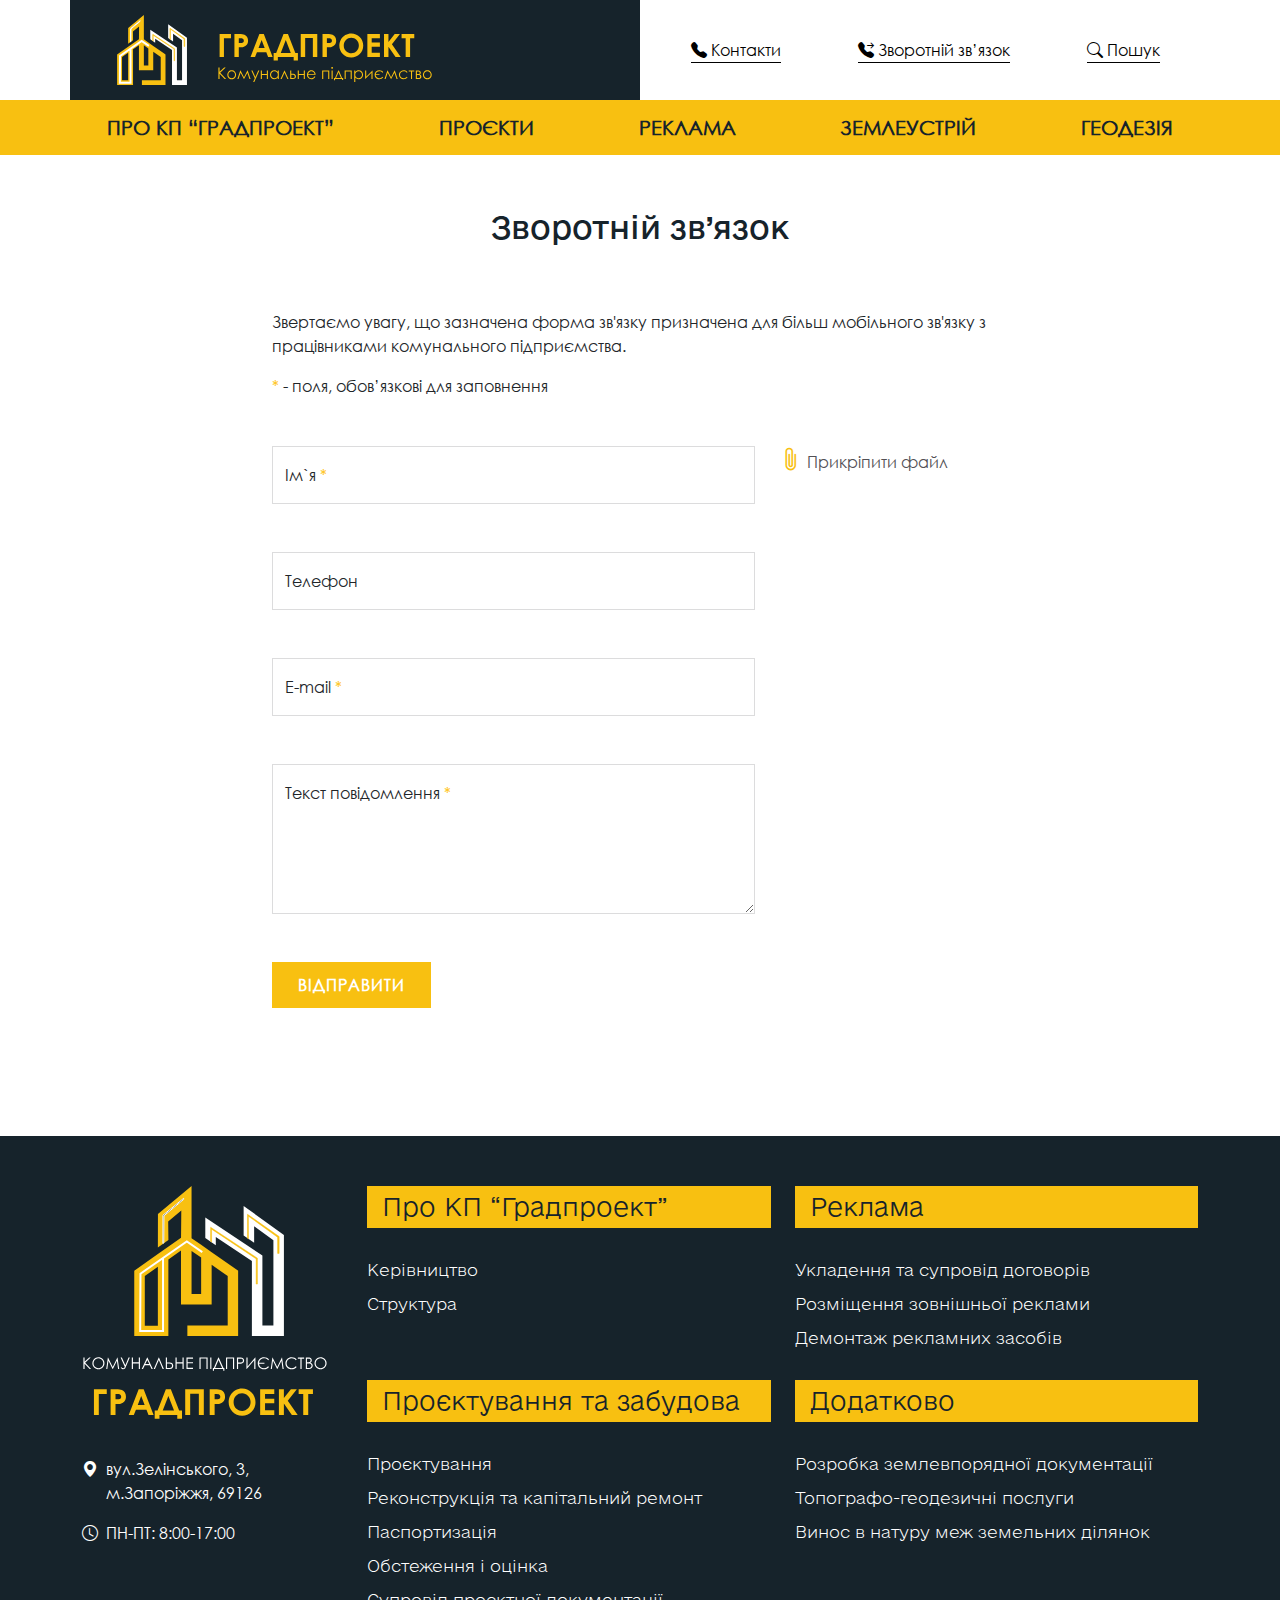
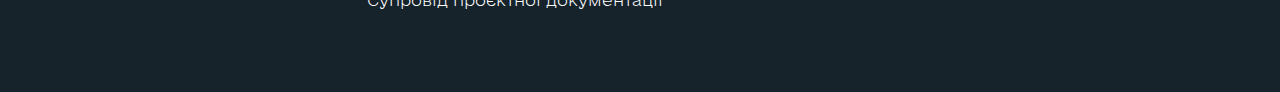
<file: docs/feedback.html>
<!DOCTYPE html>
<html lang="en">

<head>
    <meta charset="UTF-8">
    <meta name="viewport" content="width=device-width, initial-scale=1.0">
    <title>Зворотній зв’язок</title>
    <link rel="stylesheet" href="https://cdn.jsdelivr.net/npm/bootstrap-icons@1.11.1/font/bootstrap-icons.css">
    <link rel="stylesheet" href="../css/bootstrap.css">
    <link rel="stylesheet" href="../css/style.css">
    <link rel="stylesheet" href="../css/components.css">
    <link rel="stylesheet" href="../css/xs.css">
    <link rel="stylesheet" href="../css/sm.css">
    <link rel="stylesheet" href="../css/md.css">
    <link rel="stylesheet" href="../css/lg.css">
    <link rel="stylesheet" href="../css/xl.css">
</head>

<body>
    <div id="wrapper">
        <header>
            <div class="container top-header">
                <div class="row">
                    <div class="col-12 col-lg-6 logotype">
                        <img src="../images/logotype.svg" alt="">
                    </div>
                    <div class="about-menu col-12 col-lg-6 my-auto">
                        <div class="about-menu d-flex justify-content-around">
                            <a href="#">
                                <i class="bi bi-telephone-fill"></i> <span>Контакти</span>
                            </a>
                            <a href="#">
                                <i class="bi bi-telephone-forward-fill"></i> <span>Зворотній зв’язок</span>
                            </a>
                            <a data-bs-toggle="collapse" href="#collapseSearch" role="button" aria-expanded="true" aria-controls="collapseSearch">
                                <i class="bi bi-search"></i> <span>Пошук</span>
                            </a>
                        </div>
                    </div>
                </div>
            </div>
            <nav d="primary-menu" class="primary-menu navbar navbar-expand-lg">
                <div class="container">
                    <button class="mobile-toggler-menu navbar-toggler mx-auto" type="button" data-bs-toggle="collapse" data-bs-target="#mobileMenu" aria-controls="mobileMenu" aria-expanded="false"><i class="bi bi-list"></i></button>
                    <div class="collapse navbar-collapse" id="mobileMenu">
                        <div><a class="nav-link" href="#">ПРО КП “ГРАДПРОЕКТ”</a></div>
                        <div><a class="nav-link" href="#">ПРОЄКТИ</a></div>
                        <div><a class="nav-link" href="#">РЕКЛАМА</a></div>
                        <div><a class="nav-link" href="#">ЗЕМЛЕУСТРІЙ</a></div>
                        <div><a class="nav-link" href="#">ГЕОДЕЗІЯ</a></div>
                    </div>
                </div>
            </nav>
            <div class="collapse bg-body-secondary" id="collapseSearch">
                <div class="container">
                    <div class="row">
                        <form action="" class="d-flex col-12 py-3">
                            <div class="w-100 me-3">
                                <input type="text" class="form-control input-field" placeholder="Що шукаємо?">
                            </div>
                            <div class="my-auto">
                                <button class="btn-search" type="button"><i class="bi bi-search"></i></button>
                            </div>
                            <div class="my-auto ms-3">
                                <a class="btn-default" data-bs-toggle="collapse" href="#collapseSearch" role="button" aria-expanded="false" aria-controls="collapseSearch">
                                    <i class="bi bi-x-lg"></i>
                                </a>
                            </div>
                        </form>
                    </div>
                </div>
            </div>
        </header>
        <main>
            <div class="container">
                <h1 class="page-title">Зворотній зв’язок</h1>
                <div class="row">
                    <div class="col-lg-8 offset-lg-2">
                        <p class="feedback-text mb-3">
                            Звертаємо увагу, що зазначена форма зв'язку призначена для більш мобільного зв'язку з працівниками комунального підприємства.
                        </p>
                        <p class="feedback-text-required mb-5">
                            <span class="text-warning">*</span> - поля, обов’язкові для заповнення
                        </p>
                        <form action="" class="row" id="feedback-form" enctype="multipart/form-data">
                            <div class="col-lg-8">
                                <div class="form-floating mb-5">
                                    <input type="text" class="form-control input-field" id="name" placeholder="Ім`я">
                                    <label for="name">Ім`я <span class="text-warning">*</span></label>
                                </div>
                                <div class="form-floating mb-5">
                                    <input type="text" class="form-control input-field" id="phone" placeholder="Телефон">
                                    <label for="phone">Телефон</label>
                                </div>
                                <div class="form-floating mb-5">
                                    <input type="email" class="form-control input-field" id="email" placeholder="E-mail">
                                    <label for="email" class="form-label">E-mail <span class="text-warning">*</span></label>
                                </div>
                                <div class="form-floating mb-5">
                                    <textarea class="form-control text-field" id="text" placeholder="Текст повідомлення"></textarea>
                                    <label for="text" class="form-label">Текст повідомлення <span class="text-warning">*</span></label>
                                </div>
                            </div>
                            <div class="col-lg-4">
                                <div class="ff-uploads">
                                    <label for="files" class="btn-file-upload">
                                        <i class="bi bi-paperclip"></i> Прикріпити файл
					                </label>
                                    <input type="file" class="input-file-upload" name="files[]" id="files" multiple>
                                </div>
                            </div>
                            <div class="col-12 mb-5">
                                <button class="btn btn-primary btn-feedback">Відправити</button>
                            </div>
                        </form>
                    </div>
                </div>
            </div>
        </main>
        <footer class="footer" id="footer">
            <div class="container">
                <div class="row">
                    <div class="col-12 col-sm-12 col-md-12 col-lg-3 footer-logotype">
                        <img src="../images/footer-logotype.svg" alt="">
                        <div class="footer-about-list">
                            <div class="d-flex mb-3">
                                <div class="text-white">
                                    <i class="bi bi-geo-alt-fill" style="width: 50px;"></i>
                                </div>
                                <div class="ms-2 text-white">вул.Зелінського, 3, <br>м.Запоріжжя, 69126</div>
                            </div>
                            <div class="d-flex">
                                <div class="text-white"><i class="bi bi-clock" style="width: 50px;"></i></div>
                                <div class="ms-2 text-white">ПН-ПТ: 8:00-17:00</div>
                            </div>
                        </div>
                    </div>
                    <div class="col-12 col-md-12 col-lg-9">
                        <div class="row">
                            <div class="col-12  col-md-6 col-lg-6">
                                <div class="footer-menu">
                                    <div class="footer-menu-title">Про КП “Градпроект”</div>
                                    <ul class="footer-menu-list">
                                        <li><a href="#">Керівництво</a></li>
                                        <li><a href="#">Структура</a></li>
                                    </ul>
                                </div>
                            </div>
                            <div class="col-12 col-md-6 col-lg-6">
                                <div class="footer-menu">
                                    <div class="footer-menu-title">Реклама</div>
                                    <ul class="footer-menu-list">
                                        <li><a href="#">Укладення та супровід договорів</a></li>
                                        <li><a href="#">Розміщення зовнішньої реклами</a></li>
                                        <li><a href="#">Демонтаж рекламних засобів </a></li>
                                    </ul>
                                </div>
                            </div>
                            <div class="col-12 col-md-6 col-lg-6">
                                <div class="footer-menu">
                                    <div class="footer-menu-title">Проєктування та забудова</div>
                                    <ul class="footer-menu-list">
                                        <li><a href="#">Проєктування</a></li>
                                        <li><a href="#">Реконструкція та капітальний ремонт</a></li>
                                        <li><a href="#">Паспортизація</a></li>
                                        <li><a href="#">Обстеження і оцінка</a></li>
                                        <li><a href="#">Супровід проєктної документації</a></li>
                                    </ul>
                                </div>
                            </div>
                            <div class="col-12 col-md-6 col-lg-6">
                                <div class="footer-menu">
                                    <div class="footer-menu-title">Додатково</div>
                                    <ul class="footer-menu-list">
                                        <li><a href="#">Розробка землевпорядної документації</a></li>
                                        <li><a href="#">Топографо-геодезичні послуги</a></li>
                                        <li><a href="#">Винос в натуру меж земельних ділянок</a></li>
                                    </ul>
                                </div>
                            </div>
                        </div>
                    </div>
                </div>
            </div>
        </footer>
        <a href="#" id="scrolltop">
            <i class="bi bi-chevron-up"></i>
        </a>
    </div>
    <script src="https://ajax.googleapis.com/ajax/libs/jquery/3.7.1/jquery.min.js"></script>
    <script src="https://cdn.jsdelivr.net/npm/bootstrap@5.3.2/dist/js/bootstrap.bundle.min.js" integrity="sha384-C6RzsynM9kWDrMNeT87bh95OGNyZPhcTNXj1NW7RuBCsyN/o0jlpcV8Qyq46cDfL" crossorigin="anonymous"></script>
    <script>
        $("#scrolltop").click(function() {
            $("html, body").animate({
                scrollTop: 0
            });
            return false;
        });

        $(window).bind('scroll', function() {
            if ($(this).scrollTop() > 200) {
                $("#scrolltop").show();
            } else {
                $("#scrolltop").hide();
            }
        });
    </script>
</body>

</html>
</file>
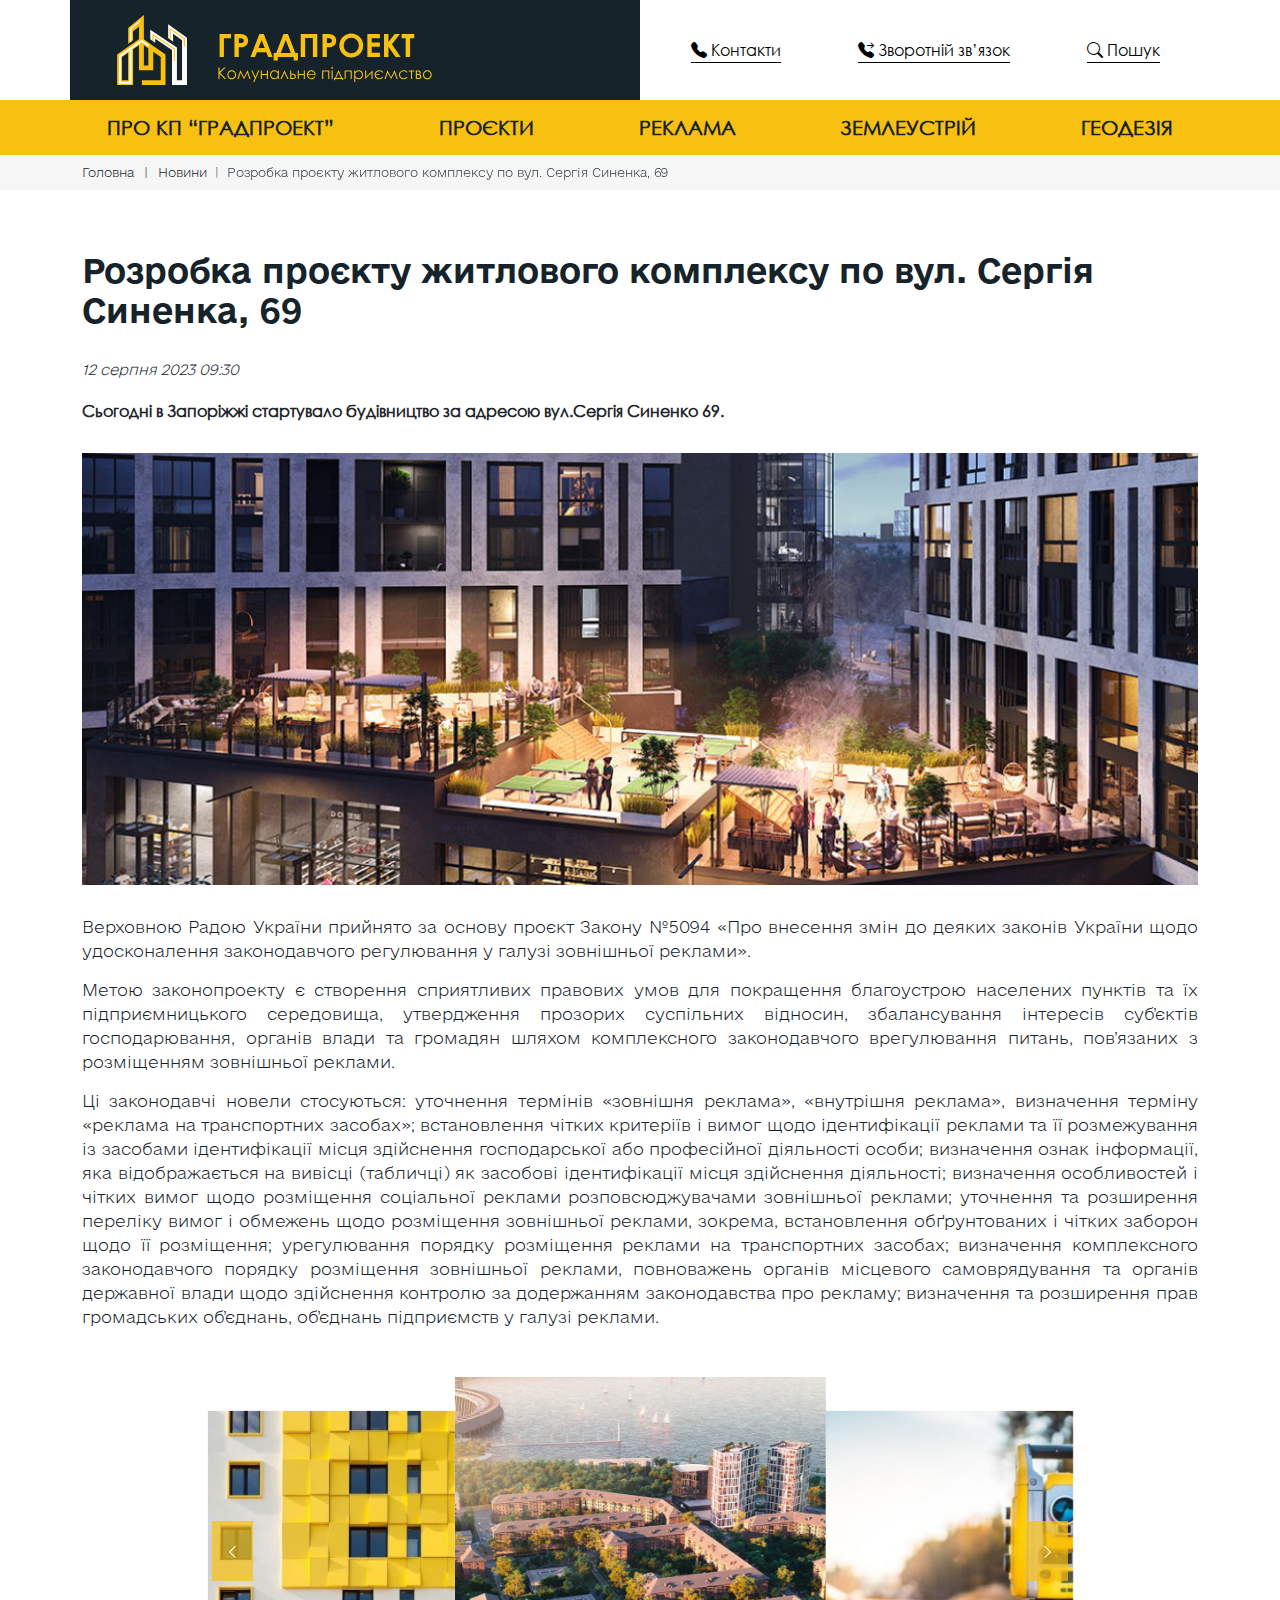
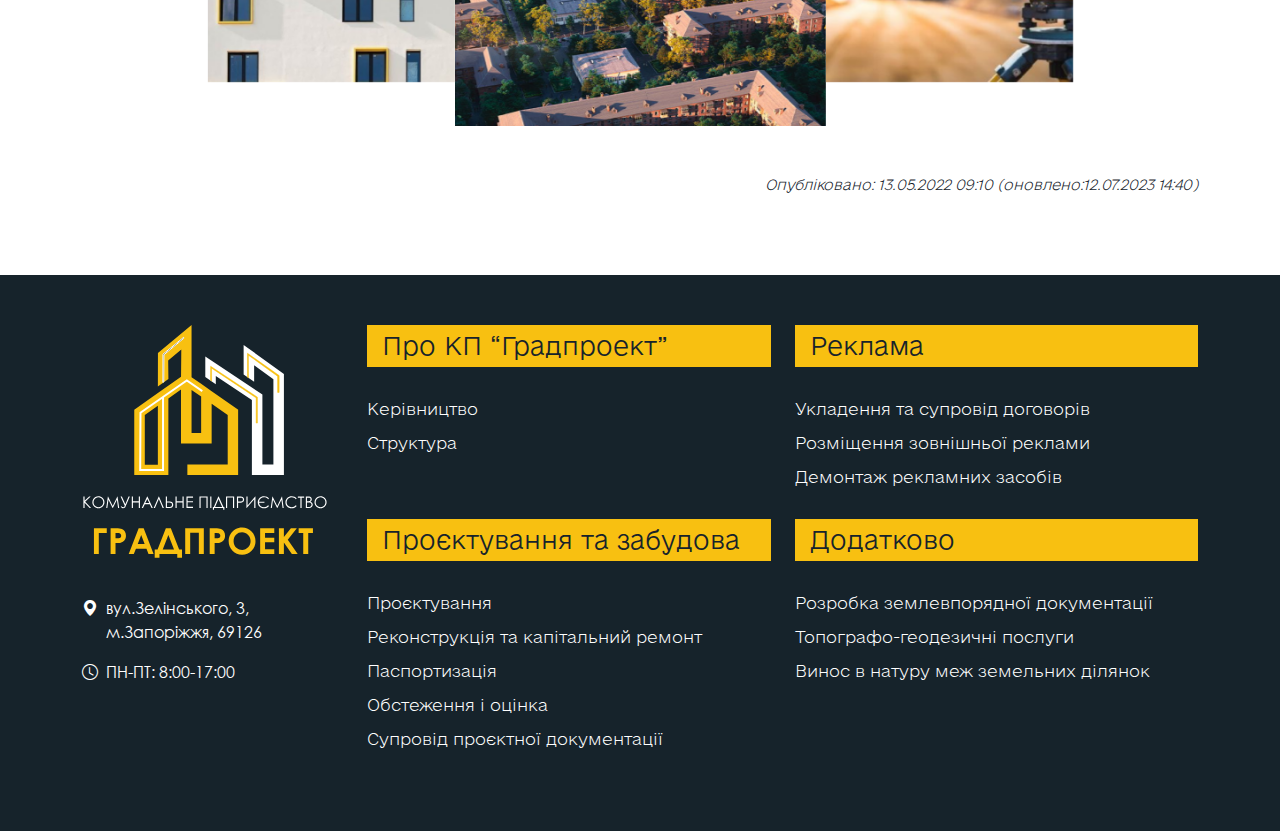
<file: docs/new.html>
<!DOCTYPE html>
<html lang="en">

<head>
    <meta charset="UTF-8">
    <meta name="viewport" content="width=device-width, initial-scale=1.0">
    <title>Розробка проєкту житлового комплексу по вул. Сергія Синенка, 69</title>
    <link rel="stylesheet" href="https://cdnjs.cloudflare.com/ajax/libs/OwlCarousel2/2.3.4/assets/owl.carousel.min.css" integrity="sha256-UhQQ4fxEeABh4JrcmAJ1+16id/1dnlOEVCFOxDef9Lw=" crossorigin="anonymous" />
    <link rel="stylesheet" href="https://cdn.jsdelivr.net/npm/bootstrap-icons@1.11.1/font/bootstrap-icons.css">
    <link rel="stylesheet" href="../css/bootstrap.css">
    <link rel="stylesheet" href="../css/style.css">
    <link rel="stylesheet" href="../css/components.css">
    <link rel="stylesheet" href="../css/xs.css">
    <link rel="stylesheet" href="../css/sm.css">
    <link rel="stylesheet" href="../css/md.css">
    <link rel="stylesheet" href="../css/lg.css">
    <link rel="stylesheet" href="../css/xl.css">
</head>

<body>
    <div id="wrapper">
        <header>
            <div class="container top-header">
                <div class="row">
                    <div class="col-12 col-lg-6 logotype">
                        <img src="../images/logotype.svg" alt="">
                    </div>
                    <div class="about-menu col-12 col-lg-6 my-auto">
                        <div class="about-menu d-flex justify-content-around">
                            <a href="#">
                                <i class="bi bi-telephone-fill"></i> <span>Контакти</span>
                            </a>
                            <a href="#">
                                <i class="bi bi-telephone-forward-fill"></i> <span>Зворотній зв’язок</span>
                            </a>
                            <a data-bs-toggle="collapse" href="#collapseSearch" role="button" aria-expanded="false" aria-controls="collapseSearch">
                                <i class="bi bi-search"></i> <span>Пошук</span>
                            </a>
                        </div>
                    </div>
                </div>
            </div>
            <nav d="primary-menu" class="primary-menu navbar navbar-expand-lg">
                <div class="container">
                    <button class="mobile-toggler-menu navbar-toggler mx-auto" type="button" data-bs-toggle="collapse" data-bs-target="#mobileMenu" aria-controls="mobileMenu" aria-expanded="false"><i class="bi bi-list"></i></button>
                    <div class="collapse navbar-collapse" id="mobileMenu">
                        <div><a class="nav-link" href="#">ПРО КП “ГРАДПРОЕКТ”</a></div>
                        <div><a class="nav-link" href="#">ПРОЄКТИ</a></div>
                        <div><a class="nav-link" href="#">РЕКЛАМА</a></div>
                        <div><a class="nav-link" href="#">ЗЕМЛЕУСТРІЙ</a></div>
                        <div><a class="nav-link" href="#">ГЕОДЕЗІЯ</a></div>
                    </div>
                </div>
            </nav>
            <div class="collapse bg-body-secondary" id="collapseSearch">
                <div class="container">
                    <div class="row">
                        <form action="" class="d-flex col-12 py-3">
                            <div class="w-100 me-3">
                                <input type="text" class="form-control input-field" placeholder="Що шукаємо?">
                            </div>
                            <div class="my-auto">
                                <button class="btn-search" type="button"><i class="bi bi-search"></i></button>
                            </div>
                            <div class="my-auto ms-3">
                                <a class="btn-default" data-bs-toggle="collapse" href="#collapseSearch" role="button" aria-expanded="false" aria-controls="collapseSearch">
                                    <i class="bi bi-x-lg"></i>
                                </a>
                            </div>
                        </form>
                    </div>
                </div>
            </div>
        </header>
        <main>
            <div class="breadcrumbs py-2 ">
                <div class="container">
                    <div class="row">
                        <nav style="--bs-breadcrumb-divider: '|';" aria-label="breadcrumb" class="my-auto">
                            <ol class="breadcrumb my-auto">
                                <li class="breadcrumb-item"><a href="#">Головна</a></li>
                                <li class="breadcrumb-item"><a href="#">Новини</a></li>
                                <li class="breadcrumb-item active" aria-current="page">Розробка проєкту житлового комплексу по вул. Сергія Синенка, 69</li>
                            </ol>
                        </nav>
                    </div>
                </div>
            </div>
            <div class="container">
                <h1 class="new-title">Розробка проєкту житлового комплексу по вул. Сергія Синенка, 69</h1>
                <div class="new-time">12 серпня 2023 09:30</div>
                <div class="new-text">
                    <strong>Сьогодні в Запоріжжі стартувало будівництво за адресою вул.Сергія Синенко 69.</strong>
                    <img src="../images/new.png" alt="">
                    <p>Верховною Радою України прийнято за основу проєкт Закону №5094 «Про внесення змін до деяких законів України щодо удосконалення законодавчого регулювання у галузі зовнішньої реклами».</p>
                    <p>Метою законопроекту є створення сприятливих правових умов для покращення благоустрою населених пунктів та їх підприємницького середовища, утвердження прозорих суспільних відносин, збалансування інтересів суб’єктів господарювання, органів
                        влади та громадян шляхом комплексного законодавчого врегулювання питань, пов’язаних з розміщенням зовнішньої реклами.</p>
                    <p>Ці законодавчі новели стосуються: уточнення термінів «зовнішня реклама», «внутрішня реклама», визначення терміну «реклама на транспортних засобах»; встановлення чітких критеріїв і вимог щодо ідентифікації реклами та її розмежування
                        із засобами ідентифікації місця здійснення господарської або професійної діяльності особи; визначення ознак інформації, яка відображається на вивісці (табличці) як засобові ідентифікації місця здійснення діяльності; визначення
                        особливостей і чітких вимог щодо розміщення соціальної реклами розповсюджувачами зовнішньої реклами; уточнення та розширення переліку вимог і обмежень щодо розміщення зовнішньої реклами, зокрема, встановлення обґрунтованих і чітких
                        заборон щодо її розміщення; урегулювання порядку розміщення реклами на транспортних засобах; визначення комплексного законодавчого порядку розміщення зовнішньої реклами, повноважень органів місцевого самоврядування та органів державної
                        влади щодо здійснення контролю за додержанням законодавства про рекламу; визначення та розширення прав громадських об’єднань, об’єднань підприємств у галузі реклами.</p>
                </div>
                <div class="row my-5">
                    <div class="col-lg-10 offset-lg-1">
                        <div class="owl-carousel owl-theme">
                            <div>
                                <img src="../images/slide1.png" alt="">
                            </div>
                            <div>
                                <img src="../images/new2.png" alt="">
                            </div>
                            <div>
                                <img src="../images/new1.png" alt="">
                            </div>
                            <div>
                                <img src="../images/new4.png" alt="">
                            </div>
                            <div>
                                <img src="../images/new3.png" alt="">
                            </div>
                        </div>
                    </div>
                </div>
                <div class="text-md-end new-published">Опубліковано: 13.05.2022 09:10 (оновлено:12.07.2023 14:40)</div>
            </div>
        </main>
        <footer class="footer" id="footer">
            <div class="container">
                <div class="row">
                    <div class="col-12 col-sm-12 col-md-12 col-lg-3 footer-logotype">
                        <img src="../images/footer-logotype.svg" alt="">
                        <div class="footer-about-list">
                            <div class="d-flex mb-3">
                                <div class="text-white">
                                    <i class="bi bi-geo-alt-fill" style="width: 50px;"></i>
                                </div>
                                <div class="ms-2 text-white">вул.Зелінського, 3, <br>м.Запоріжжя, 69126</div>
                            </div>
                            <div class="d-flex">
                                <div class="text-white"><i class="bi bi-clock" style="width: 50px;"></i></div>
                                <div class="ms-2 text-white">ПН-ПТ: 8:00-17:00</div>
                            </div>
                        </div>
                    </div>
                    <div class="col-12 col-md-12 col-lg-9">
                        <div class="row">
                            <div class="col-12  col-md-6 col-lg-6">
                                <div class="footer-menu">
                                    <div class="footer-menu-title">Про КП “Градпроект”</div>
                                    <ul class="footer-menu-list">
                                        <li><a href="#">Керівництво</a></li>
                                        <li><a href="#">Структура</a></li>
                                    </ul>
                                </div>
                            </div>
                            <div class="col-12 col-md-6 col-lg-6">
                                <div class="footer-menu">
                                    <div class="footer-menu-title">Реклама</div>
                                    <ul class="footer-menu-list">
                                        <li><a href="#">Укладення та супровід договорів</a></li>
                                        <li><a href="#">Розміщення зовнішньої реклами</a></li>
                                        <li><a href="#">Демонтаж рекламних засобів </a></li>
                                    </ul>
                                </div>
                            </div>
                            <div class="col-12 col-md-6 col-lg-6">
                                <div class="footer-menu">
                                    <div class="footer-menu-title">Проєктування та забудова</div>
                                    <ul class="footer-menu-list">
                                        <li><a href="#">Проєктування</a></li>
                                        <li><a href="#">Реконструкція та капітальний ремонт</a></li>
                                        <li><a href="#">Паспортизація</a></li>
                                        <li><a href="#">Обстеження і оцінка</a></li>
                                        <li><a href="#">Супровід проєктної документації</a></li>
                                    </ul>
                                </div>
                            </div>
                            <div class="col-12 col-md-6 col-lg-6">
                                <div class="footer-menu">
                                    <div class="footer-menu-title">Додатково</div>
                                    <ul class="footer-menu-list">
                                        <li><a href="#">Розробка землевпорядної документації</a></li>
                                        <li><a href="#">Топографо-геодезичні послуги</a></li>
                                        <li><a href="#">Винос в натуру меж земельних ділянок</a></li>
                                    </ul>
                                </div>
                            </div>
                        </div>
                    </div>
                </div>
            </div>
        </footer>
        <a href="#" id="scrolltop">
            <i class="bi bi-chevron-up"></i>
        </a>
    </div>
    <script src="https://cdn.jsdelivr.net/npm/bootstrap@5.3.2/dist/js/bootstrap.bundle.min.js" integrity="sha384-C6RzsynM9kWDrMNeT87bh95OGNyZPhcTNXj1NW7RuBCsyN/o0jlpcV8Qyq46cDfL" crossorigin="anonymous"></script>
    <script src="https://ajax.googleapis.com/ajax/libs/jquery/3.7.1/jquery.min.js"></script>
    <script src="https://cdnjs.cloudflare.com/ajax/libs/OwlCarousel2/2.3.4/owl.carousel.min.js" integrity="sha256-pTxD+DSzIwmwhOqTFN+DB+nHjO4iAsbgfyFq5K5bcE0=" crossorigin="anonymous"></script>
    <script src="../js/main.js"></script>
</body>

</html>
</file>
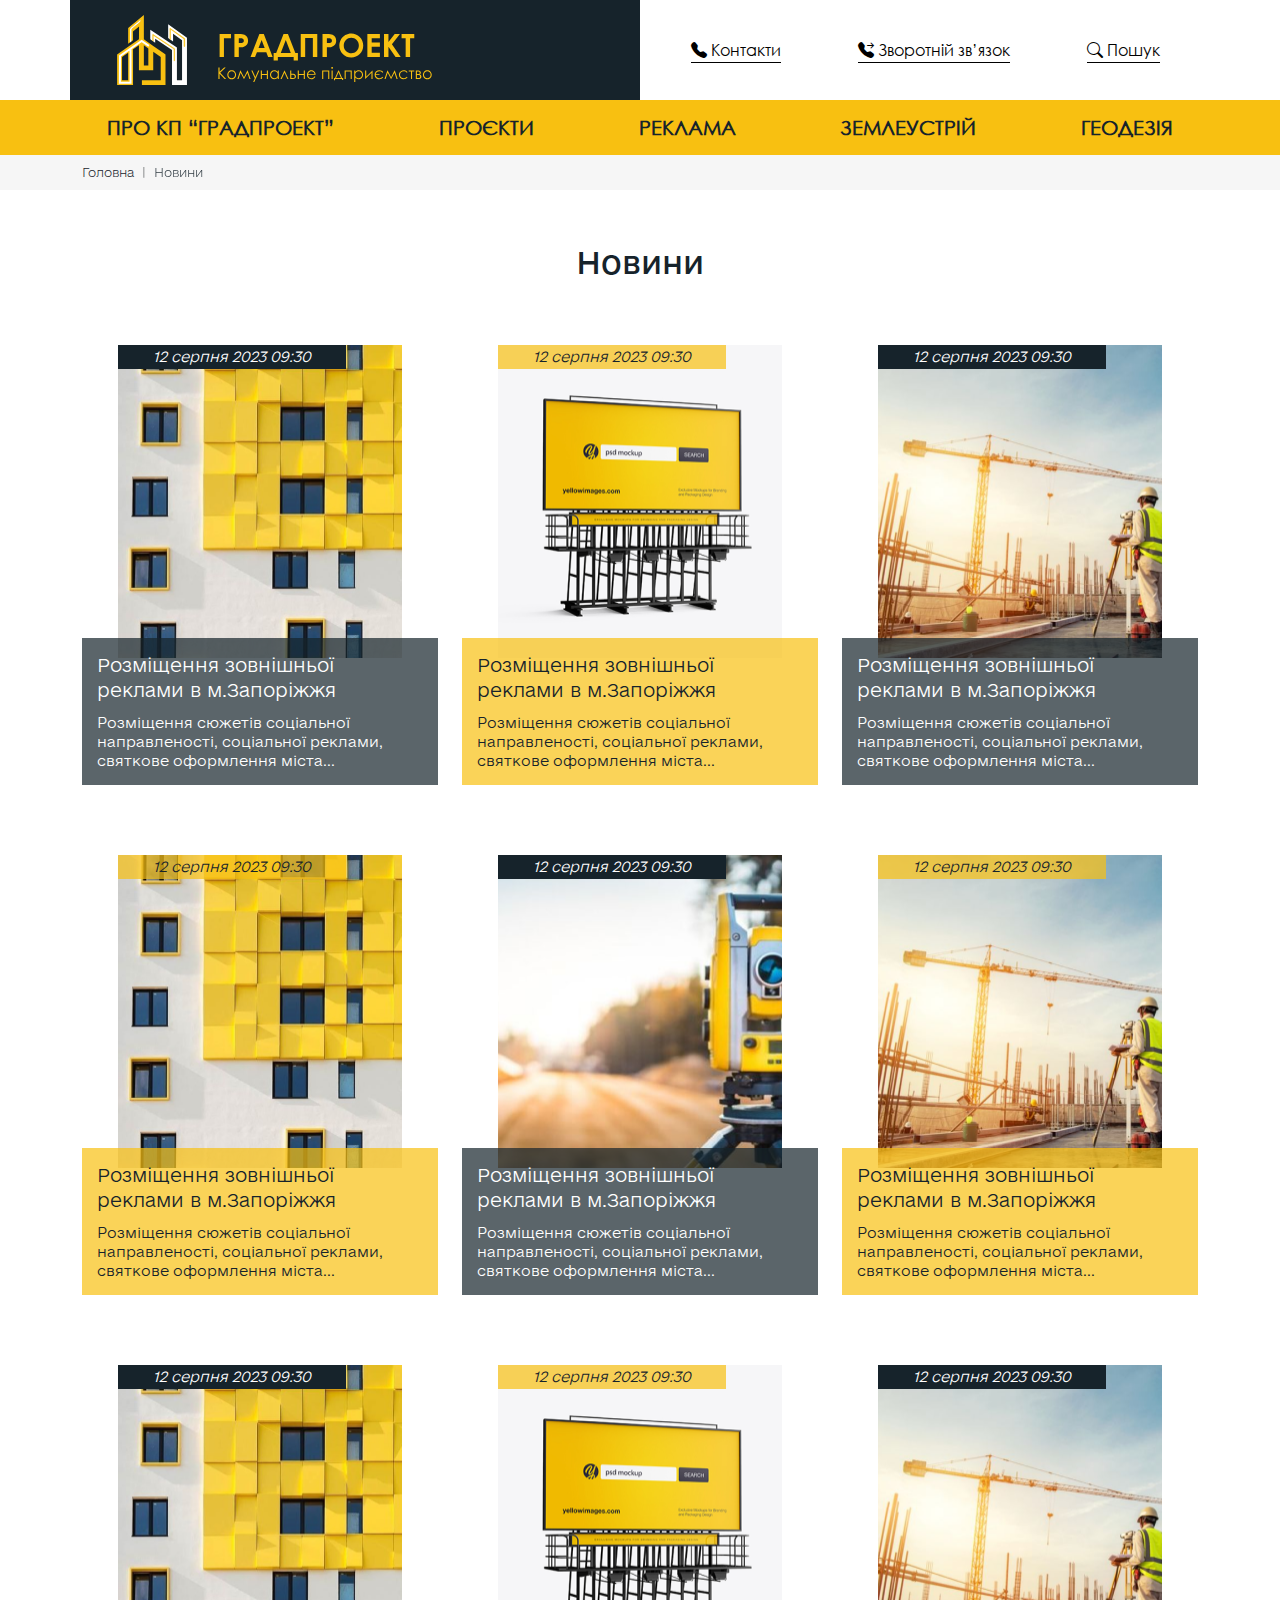
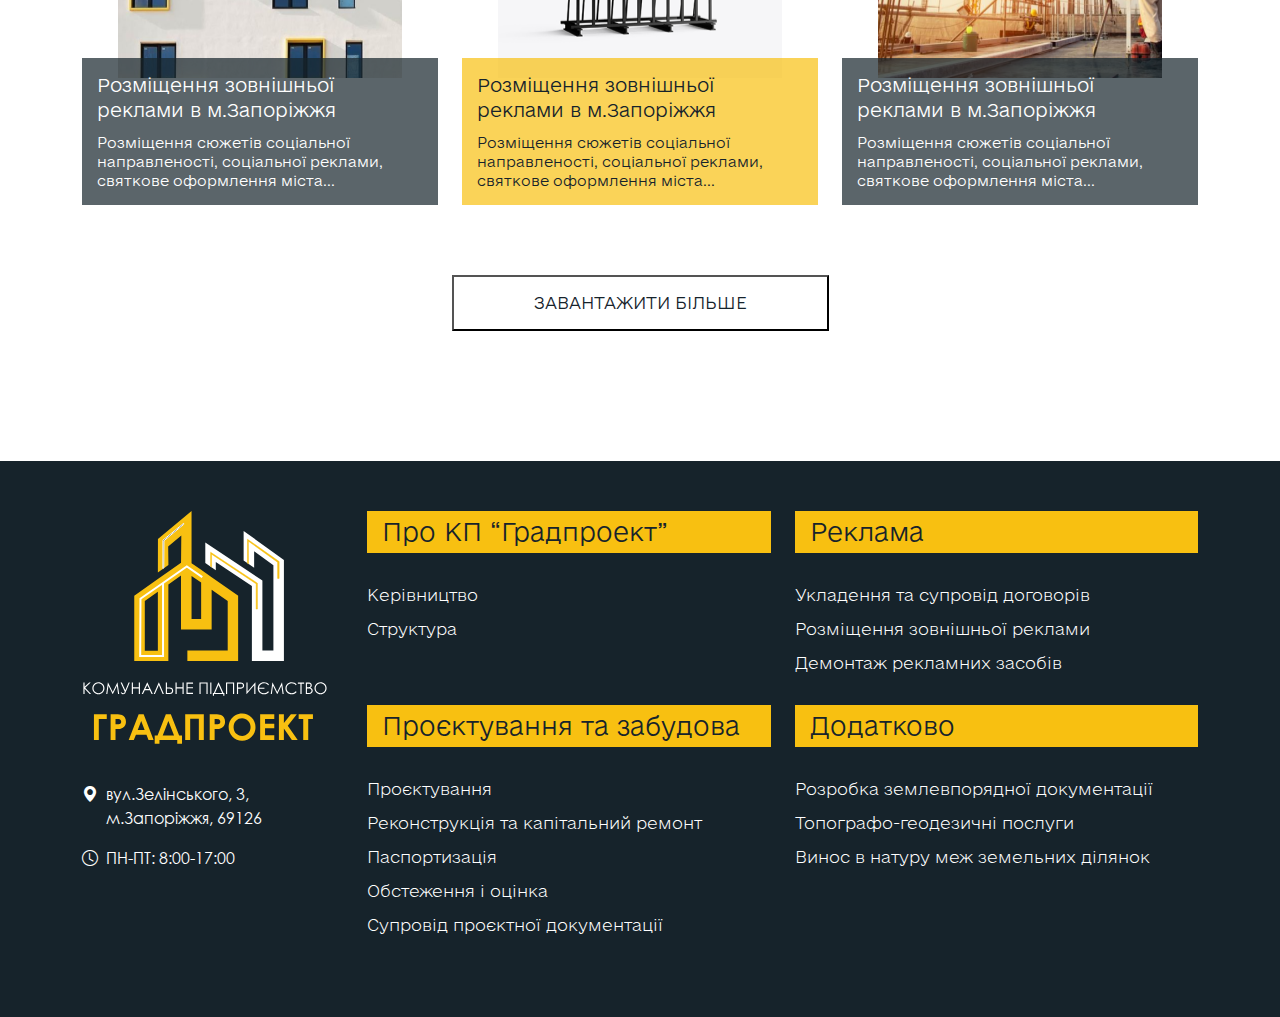
<file: docs/news.html>
<!DOCTYPE html>
<html lang="en">

<head>
    <meta charset="UTF-8">
    <meta name="viewport" content="width=device-width, initial-scale=1.0">
    <title>Новини</title>
    <link rel="stylesheet" href="https://cdn.jsdelivr.net/npm/bootstrap-icons@1.11.1/font/bootstrap-icons.css">
    <link rel="stylesheet" href="../css/bootstrap.css">
    <link rel="stylesheet" href="../css/style.css">
    <link rel="stylesheet" href="../css/components.css">
    <link rel="stylesheet" href="../css/xs.css">
    <link rel="stylesheet" href="../css/sm.css">
    <link rel="stylesheet" href="../css/md.css">
    <link rel="stylesheet" href="../css/lg.css">
    <link rel="stylesheet" href="../css/xl.css">
</head>

<body>
    <div id="wrapper">
        <header>
            <div class="container top-header">
                <div class="row">
                    <div class="col-12 col-lg-6 logotype">
                        <img src="../images/logotype.svg" alt="">
                    </div>
                    <div class="about-menu col-12 col-lg-6 my-auto">
                        <div class="about-menu d-flex justify-content-around">
                            <a href="#">
                                <i class="bi bi-telephone-fill"></i> <span>Контакти</span>
                            </a>
                            <a href="#">
                                <i class="bi bi-telephone-forward-fill"></i> <span>Зворотній зв’язок</span>
                            </a>
                            <a data-bs-toggle="collapse" href="#collapseSearch" role="button" aria-expanded="false" aria-controls="collapseSearch">
                                <i class="bi bi-search"></i> <span>Пошук</span>
                            </a>
                        </div>
                    </div>
                </div>
            </div>
            <nav d="primary-menu" class="primary-menu navbar navbar-expand-lg">
                <div class="container">
                    <button class="mobile-toggler-menu navbar-toggler mx-auto" type="button" data-bs-toggle="collapse" data-bs-target="#mobileMenu" aria-controls="mobileMenu" aria-expanded="false"><i class="bi bi-list"></i></button>
                    <div class="collapse navbar-collapse" id="mobileMenu">
                        <div><a class="nav-link" href="#">ПРО КП “ГРАДПРОЕКТ”</a></div>
                        <div><a class="nav-link" href="#">ПРОЄКТИ</a></div>
                        <div><a class="nav-link" href="#">РЕКЛАМА</a></div>
                        <div><a class="nav-link" href="#">ЗЕМЛЕУСТРІЙ</a></div>
                        <div><a class="nav-link" href="#">ГЕОДЕЗІЯ</a></div>
                    </div>
                </div>
            </nav>
            <div class="collapse bg-body-secondary" id="collapseSearch">
                <div class="container">
                    <div class="row">
                        <form action="" class="d-flex col-12 py-3">
                            <div class="w-100 me-3">
                                <input type="text" class="form-control input-field" placeholder="Що шукаємо?">
                            </div>
                            <div class="my-auto">
                                <button class="btn-search" type="button"><i class="bi bi-search"></i></button>
                            </div>
                            <div class="my-auto ms-3">
                                <a class="btn-default" data-bs-toggle="collapse" href="#collapseSearch" role="button" aria-expanded="false" aria-controls="collapseSearch">
                                    <i class="bi bi-x-lg"></i>
                                </a>
                            </div>
                        </form>
                    </div>
                </div>
            </div>
        </header>
        <main>
            <div class="breadcrumbs py-2">
                <div class="container">
                    <div class="row">
                        <nav style="--bs-breadcrumb-divider: '|';" aria-label="breadcrumb" class="my-auto">
                            <ol class="breadcrumb my-auto">
                                <li class="breadcrumb-item"><a href="#">Головна</a></li>
                                <li class="breadcrumb-item active" aria-current="page">Новини</li>
                            </ol>
                        </nav>
                    </div>
                </div>
            </div>
            <div class="container">
                <!-- <h1 class="news-title">Новини</h1> -->
                <h1 class="page-title">Новини</h1>
                <div class="row">
                    <div class="new-card-box col-12 col-sm-12 col-md-6 col-lg-4">
                        <div class="new-card">
                            <div class="new-card-image">
                                <div class="new-card-time">12 серпня 2023 09:30</div>
                                <img src="../images/new3.png" alt="">
                            </div>
                            <div class="new-card-text">
                                <a href="#">Розміщення зовнішньої реклами в м.Запоріжжя</a>
                                <p>Розміщення сюжетів соціальної направленості, соціальної реклами, святкове оформлення міста...</p>
                            </div>
                        </div>
                    </div>
                    <!-- odd -->
                    <div class="new-card-box col-12 col-sm-12 col-md-6 col-lg-4">
                        <div class="new-card-odd">
                            <div class="new-card-image">
                                <div class="new-card-time">12 серпня 2023 09:30</div>
                                <img src="../images/new1.png" alt="">
                            </div>
                            <div class="new-card-text">
                                <a href="#">Розміщення зовнішньої реклами в м.Запоріжжя</a>
                                <p>Розміщення сюжетів соціальної направленості, соціальної реклами, святкове оформлення міста...</p>
                            </div>
                        </div>
                    </div>
                    <!-- /odd -->
                    <div class="new-card-box col-12 col-sm-12 col-md-6 col-lg-4">
                        <div class="new-card">
                            <div class="new-card-image">
                                <div class="new-card-time">12 серпня 2023 09:30</div>
                                <img src="../images/new4.png" alt="">
                            </div>
                            <div class="new-card-text">
                                <a href="#">Розміщення зовнішньої реклами в м.Запоріжжя</a>
                                <p>Розміщення сюжетів соціальної направленості, соціальної реклами, святкове оформлення міста...</p>
                            </div>
                        </div>
                    </div>
                    <!-- line1 -->
                    <div class="new-card-box col-12 col-sm-12 col-md-6 col-lg-4">
                        <div class="new-card-odd">
                            <div class="new-card-image">
                                <div class="new-card-time">12 серпня 2023 09:30</div>
                                <img src="../images/new3.png" alt="">
                            </div>
                            <div class="new-card-text">
                                <a href="#">Розміщення зовнішньої реклами в м.Запоріжжя</a>
                                <p>Розміщення сюжетів соціальної направленості, соціальної реклами, святкове оформлення міста...</p>
                            </div>
                        </div>
                    </div>
                    <div class="new-card-box col-12 col-sm-12 col-md-6 col-lg-4">
                        <div class="new-card">
                            <div class="new-card-image">
                                <div class="new-card-time">12 серпня 2023 09:30</div>
                                <img src="../images/new2.png" alt="">
                            </div>
                            <div class="new-card-text">
                                <a href="#">Розміщення зовнішньої реклами в м.Запоріжжя</a>
                                <p>Розміщення сюжетів соціальної направленості, соціальної реклами, святкове оформлення міста...</p>
                            </div>
                        </div>
                    </div>
                    <div class="new-card-box col-12 col-sm-12 col-md-6 col-lg-4">
                        <div class="new-card-odd">
                            <div class="new-card-image">
                                <div class="new-card-time">12 серпня 2023 09:30</div>
                                <img src="../images/new4.png" alt="">
                            </div>
                            <div class="new-card-text">
                                <a href="#">Розміщення зовнішньої реклами в м.Запоріжжя</a>
                                <p>Розміщення сюжетів соціальної направленості, соціальної реклами, святкове оформлення міста...</p>
                            </div>
                        </div>
                    </div>
                    <!-- line2 -->
                    <div class="new-card-box col-12 col-sm-12 col-md-6 col-lg-4">
                        <div class="new-card">
                            <div class="new-card-image">
                                <div class="new-card-time">12 серпня 2023 09:30</div>
                                <img src="../images/new3.png" alt="">
                            </div>
                            <div class="new-card-text">
                                <a href="#">Розміщення зовнішньої реклами в м.Запоріжжя</a>
                                <p>Розміщення сюжетів соціальної направленості, соціальної реклами, святкове оформлення міста...</p>
                            </div>
                        </div>
                    </div>
                    <!-- odd -->
                    <div class="new-card-box col-12 col-sm-12 col-md-6 col-lg-4">
                        <div class="new-card-odd">
                            <div class="new-card-image">
                                <div class="new-card-time">12 серпня 2023 09:30</div>
                                <img src="../images/new1.png" alt="">
                            </div>
                            <div class="new-card-text">
                                <a href="#">Розміщення зовнішньої реклами в м.Запоріжжя</a>
                                <p>Розміщення сюжетів соціальної направленості, соціальної реклами, святкове оформлення міста...</p>
                            </div>
                        </div>
                    </div>
                    <!-- /odd -->
                    <div class="new-card-box col-12 col-sm-12 col-md-6 col-lg-4">
                        <div class="new-card">
                            <div class="new-card-image">
                                <div class="new-card-time">12 серпня 2023 09:30</div>
                                <img src="../images/new4.png" alt="">
                            </div>
                            <div class="new-card-text">
                                <a href="#">Розміщення зовнішньої реклами в м.Запоріжжя</a>
                                <p>Розміщення сюжетів соціальної направленості, соціальної реклами, святкове оформлення міста...</p>
                            </div>
                        </div>
                    </div>
                    <!-- line3 -->
                    <div class="more-news text-center">
                        <button class="btn-more-news">Завантажити більше</button>
                    </div>
                </div>
            </div>
        </main>
        <footer class="footer" id="footer">
            <div class="container">
                <div class="row">
                    <div class="col-12 col-sm-12 col-md-12 col-lg-3 footer-logotype">
                        <img src="../images/footer-logotype.svg" alt="">
                        <div class="footer-about-list">
                            <div class="d-flex mb-3">
                                <div class="text-white">
                                    <i class="bi bi-geo-alt-fill" style="width: 50px;"></i>
                                </div>
                                <div class="ms-2 text-white">вул.Зелінського, 3, <br>м.Запоріжжя, 69126</div>
                            </div>
                            <div class="d-flex">
                                <div class="text-white"><i class="bi bi-clock" style="width: 50px;"></i></div>
                                <div class="ms-2 text-white">ПН-ПТ: 8:00-17:00</div>
                            </div>
                        </div>
                    </div>
                    <div class="col-12 col-md-12 col-lg-9">
                        <div class="row">
                            <div class="col-12  col-md-6 col-lg-6">
                                <div class="footer-menu">
                                    <div class="footer-menu-title">Про КП “Градпроект”</div>
                                    <ul class="footer-menu-list">
                                        <li><a href="#">Керівництво</a></li>
                                        <li><a href="#">Структура</a></li>
                                    </ul>
                                </div>
                            </div>
                            <div class="col-12 col-md-6 col-lg-6">
                                <div class="footer-menu">
                                    <div class="footer-menu-title">Реклама</div>
                                    <ul class="footer-menu-list">
                                        <li><a href="#">Укладення та супровід договорів</a></li>
                                        <li><a href="#">Розміщення зовнішньої реклами</a></li>
                                        <li><a href="#">Демонтаж рекламних засобів </a></li>
                                    </ul>
                                </div>
                            </div>
                            <div class="col-12 col-md-6 col-lg-6">
                                <div class="footer-menu">
                                    <div class="footer-menu-title">Проєктування та забудова</div>
                                    <ul class="footer-menu-list">
                                        <li><a href="#">Проєктування</a></li>
                                        <li><a href="#">Реконструкція та капітальний ремонт</a></li>
                                        <li><a href="#">Паспортизація</a></li>
                                        <li><a href="#">Обстеження і оцінка</a></li>
                                        <li><a href="#">Супровід проєктної документації</a></li>
                                    </ul>
                                </div>
                            </div>
                            <div class="col-12 col-md-6 col-lg-6">
                                <div class="footer-menu">
                                    <div class="footer-menu-title">Додатково</div>
                                    <ul class="footer-menu-list">
                                        <li><a href="#">Розробка землевпорядної документації</a></li>
                                        <li><a href="#">Топографо-геодезичні послуги</a></li>
                                        <li><a href="#">Винос в натуру меж земельних ділянок</a></li>
                                    </ul>
                                </div>
                            </div>
                        </div>
                    </div>
                </div>
            </div>
        </footer>
        <a href="#" id="scrolltop">
            <i class="bi bi-chevron-up"></i>
        </a>
    </div>
    <script src="https://ajax.googleapis.com/ajax/libs/jquery/3.7.1/jquery.min.js"></script>
    <script src="https://cdn.jsdelivr.net/npm/bootstrap@5.3.2/dist/js/bootstrap.bundle.min.js" integrity="sha384-C6RzsynM9kWDrMNeT87bh95OGNyZPhcTNXj1NW7RuBCsyN/o0jlpcV8Qyq46cDfL" crossorigin="anonymous"></script>
    <script src="../js/main.js"></script>
    <!-- <script>
        $("#scrolltop").click(function() {
            $("html, body").animate({
                scrollTop: 0
            });
            return false;
        });

        $(window).bind('scroll', function() {
            if ($(this).scrollTop() > 200) { // show after 200 px of user scrolling
                $("#scrolltop").show();
            } else {
                $("#scrolltop").hide(); // hide on page load
            }
        });
    </script> -->
</body>

</html>
</file>
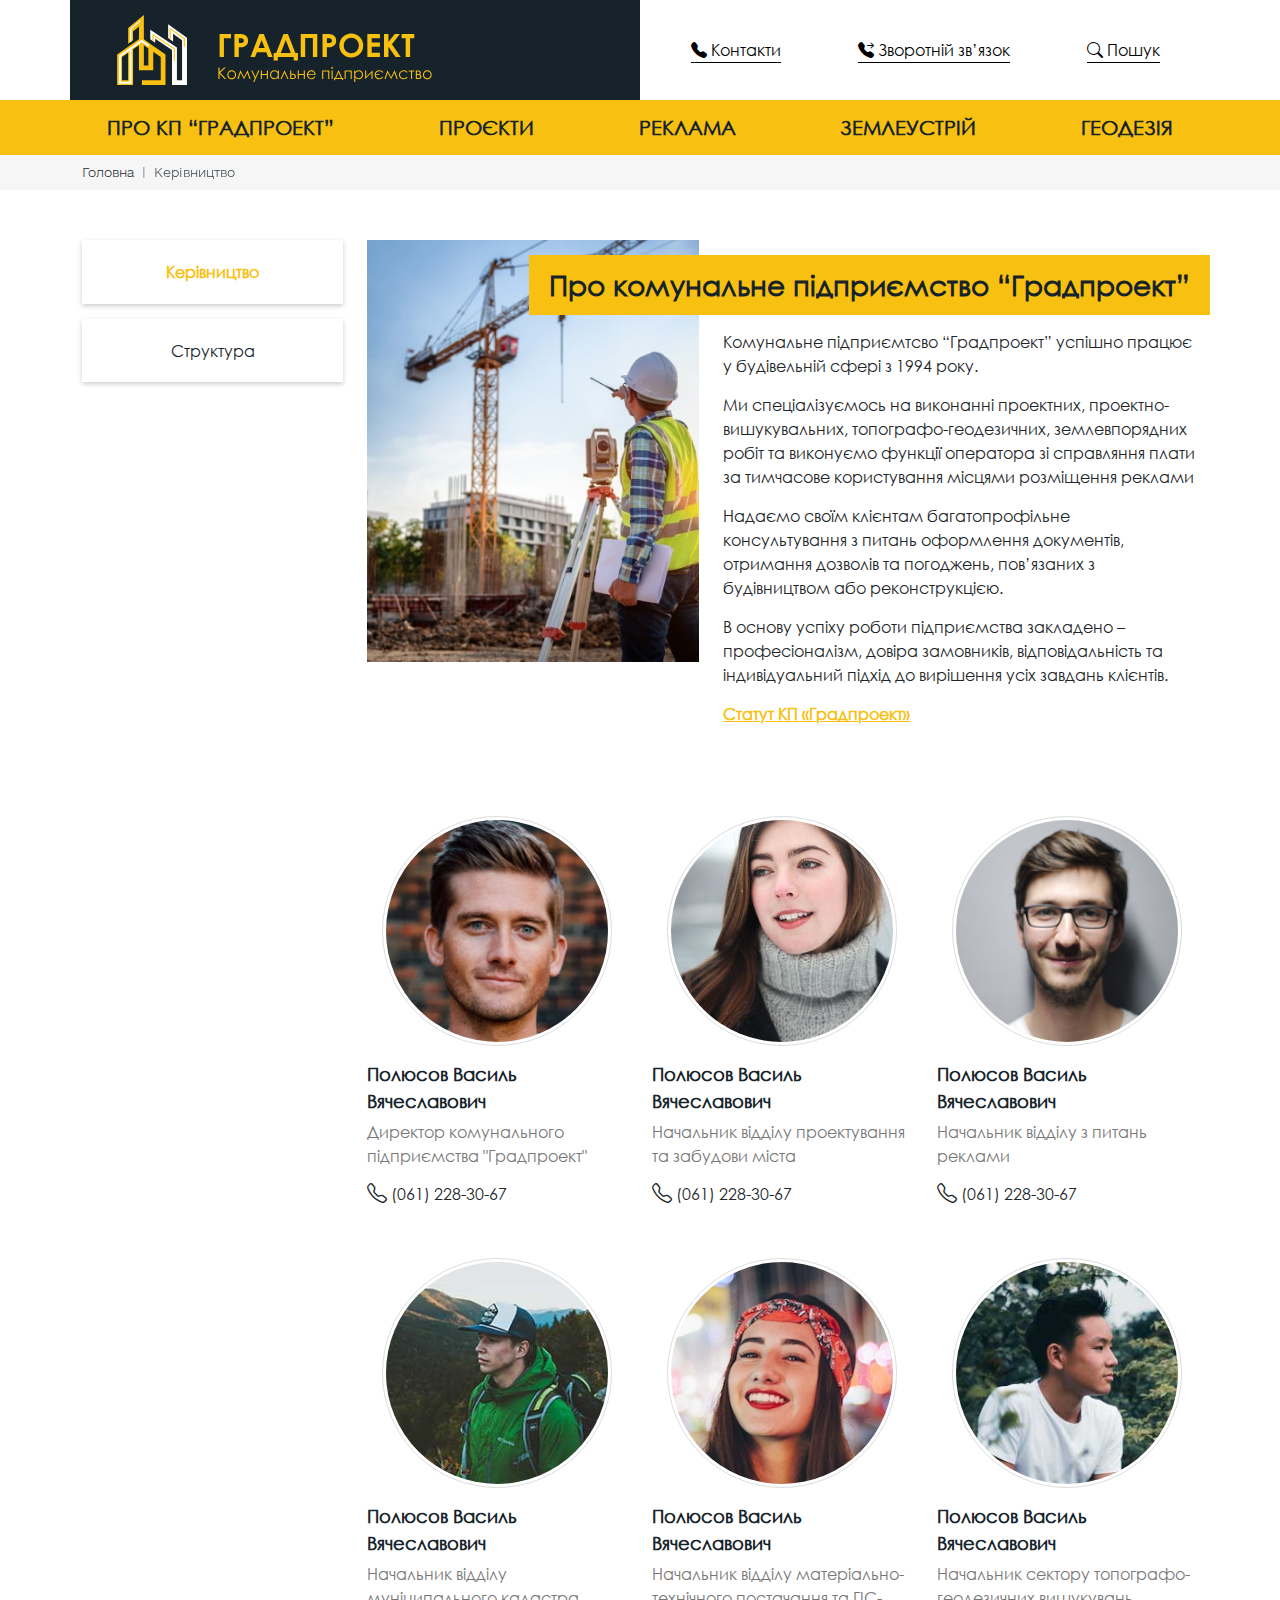
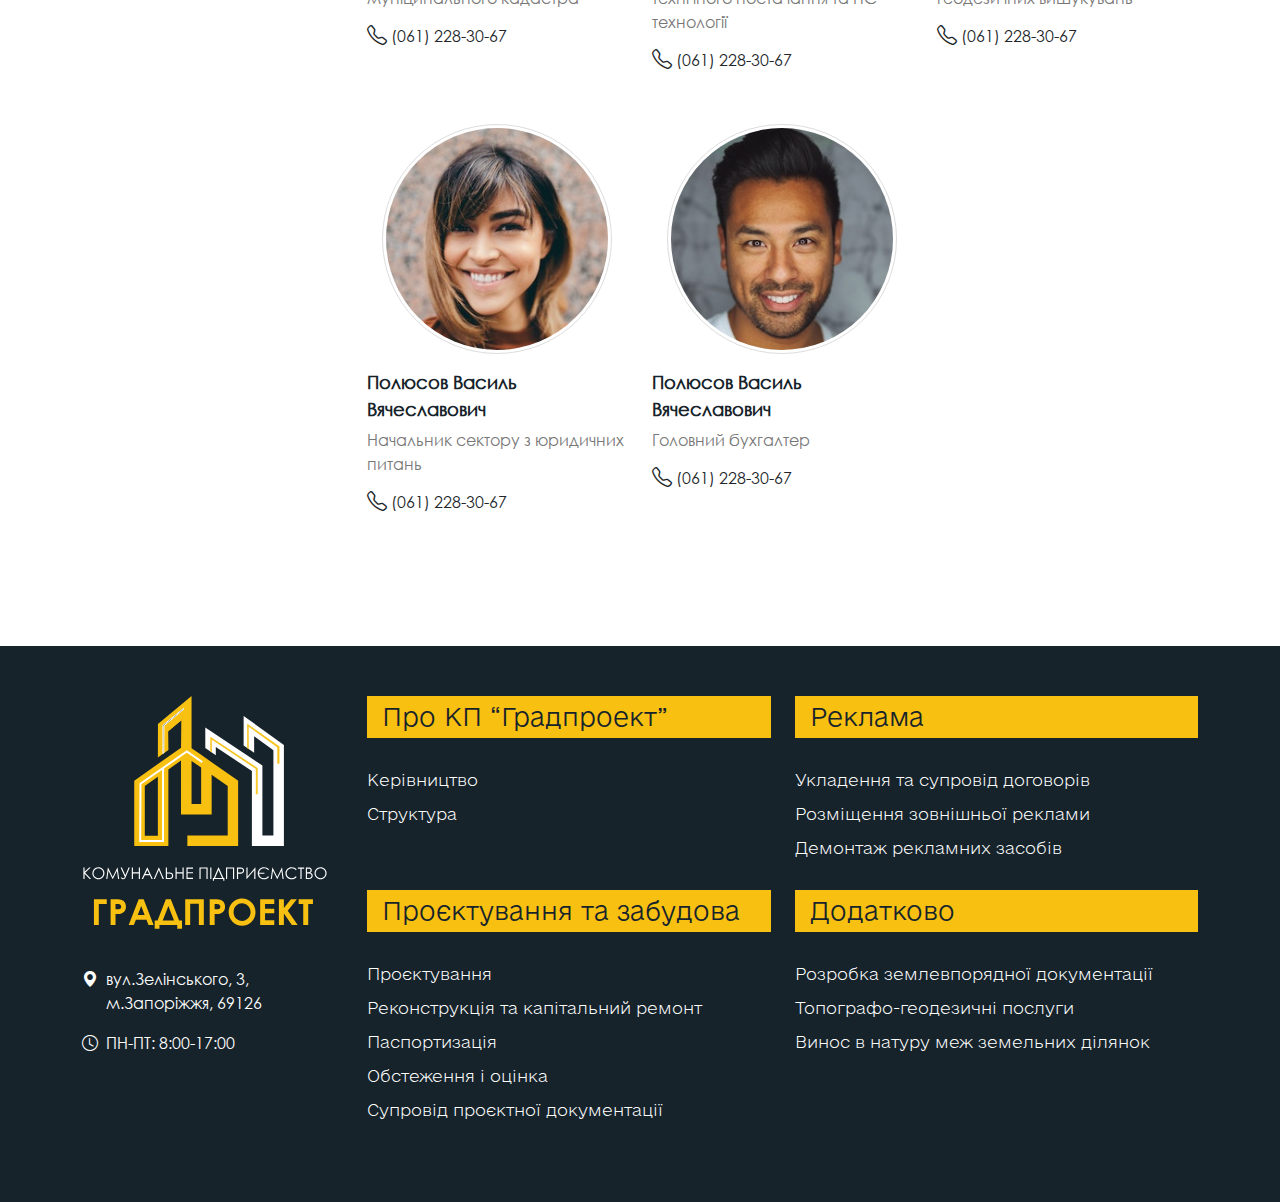
<file: docs/persons.html>
<!DOCTYPE html>
<html lang="en">

<head>
    <meta charset="UTF-8">
    <meta name="viewport" content="width=device-width, initial-scale=1.0">
    <title>Керівництво</title>
    <link rel="stylesheet" href="https://cdn.jsdelivr.net/npm/bootstrap-icons@1.11.1/font/bootstrap-icons.css">
    <link rel="stylesheet" href="../css/bootstrap.css">
    <link rel="stylesheet" href="../css/style.css">
    <link rel="stylesheet" href="../css/components.css">
    <link rel="stylesheet" href="../css/xs.css">
    <link rel="stylesheet" href="../css/sm.css">
    <link rel="stylesheet" href="../css/md.css">
    <link rel="stylesheet" href="../css/lg.css">
    <link rel="stylesheet" href="../css/xl.css">
</head>

<body>
    <div id="wrapper">
        <header>
            <div class="container top-header">
                <div class="row">
                    <div class="col-12 col-lg-6 logotype">
                        <img src="../images/logotype.svg" alt="">
                    </div>
                    <div class="about-menu col-12 col-lg-6 my-auto">
                        <div class="about-menu d-flex justify-content-around">
                            <a href="#">
                                <i class="bi bi-telephone-fill"></i> <span>Контакти</span>
                            </a>
                            <a href="#">
                                <i class="bi bi-telephone-forward-fill"></i> <span>Зворотній зв’язок</span>
                            </a>
                            <a data-bs-toggle="collapse" href="#collapseSearch" role="button" aria-expanded="false" aria-controls="collapseSearch">
                                <i class="bi bi-search"></i> <span>Пошук</span>
                            </a>
                        </div>
                    </div>
                </div>
            </div>
            <nav d="primary-menu" class="primary-menu navbar navbar-expand-lg">
                <div class="container">
                    <button class="mobile-toggler-menu navbar-toggler mx-auto" type="button" data-bs-toggle="collapse" data-bs-target="#mobileMenu" aria-controls="mobileMenu" aria-expanded="false"><i class="bi bi-list"></i></button>
                    <div class="collapse navbar-collapse" id="mobileMenu">
                        <div><a class="nav-link" href="#">ПРО КП “ГРАДПРОЕКТ”</a></div>
                        <div><a class="nav-link" href="#">ПРОЄКТИ</a></div>
                        <div><a class="nav-link" href="#">РЕКЛАМА</a></div>
                        <div><a class="nav-link" href="#">ЗЕМЛЕУСТРІЙ</a></div>
                        <div><a class="nav-link" href="#">ГЕОДЕЗІЯ</a></div>
                    </div>
                </div>
            </nav>
            <div class="collapse bg-body-secondary" id="collapseSearch">
                <div class="container">
                    <div class="row">
                        <form action="" class="d-flex col-12 py-3">
                            <div class="w-100 me-3">
                                <input type="text" class="form-control input-field" placeholder="Що шукаємо?">
                            </div>
                            <div class="my-auto">
                                <button class="btn-search" type="button"><i class="bi bi-search"></i></button>
                            </div>
                            <div class="my-auto ms-3">
                                <a class="btn-default" data-bs-toggle="collapse" href="#collapseSearch" role="button" aria-expanded="false" aria-controls="collapseSearch">
                                    <i class="bi bi-x-lg"></i>
                                </a>
                            </div>
                        </form>
                    </div>
                </div>
            </div>
        </header>
        <main>
            <div class="breadcrumbs py-2">
                <div class="container">
                    <div class="row">
                        <nav style="--bs-breadcrumb-divider: '|';" aria-label="breadcrumb" class="my-auto">
                            <ol class="breadcrumb my-auto">
                                <li class="breadcrumb-item"><a href="#">Головна</a></li>
                                <li class="breadcrumb-item active" aria-current="page">Керівництво</li>
                            </ol>
                        </nav>
                    </div>
                </div>
            </div>
            <div class="container">
                <div class="row">
                    <div class="persons-sidebar col-12 col-lg-3">
                        <ul class="persons-nav">
                            <li class="position-relative">
                                <a class="active" href="">Керівництво</a>
                                <div class="active-bg"></div>
                            </li>
                            <li>
                                <a href="">Структура</a>
                            </li>
                        </ul>
                    </div>
                    <div class="persons-main col-12 col-lg-9">
                        <div class="row mb-4">
                            <div class="position-relative">
                                <h1 class="persons-title">Про комунальне підприємство “Градпроект”</h1>
                            </div>
                            <div class="persons-image-about col-12 col-lg-5 col-xl-5">
                                <img src="../images/builder.png" alt="">
                            </div>
                            <div class="persons-text-about col-12 col-lg-7 col-xl-7">
                                <p>Комунальне підприємтсво “Градпроект” успішно працює у будівельній сфері з 1994 року.</p>
                                <p>Ми спеціалізуємось на виконанні проектних, проектно-вишукувальних, топографо-геодезичних, землевпорядних робіт та виконуємо функції оператора зі справляння плати за тимчасове користування місцями розміщення реклами</p>
                                <p>Надаємо своїм клієнтам багатопрофільне консультування з питань оформлення документів, отримання дозволів та погоджень, пов’язаних з будівництвом або реконструкцією.</p>
                                <p>В основу успіху роботи підприємства закладено – професіоналізм, довіра замовників, відповідальність та індивідуальний підхід до вирішення усіх завдань клієнтів.</p>
                                <a href="#">Статут КП «Градпроект»</a>
                            </div>
                        </div>
                        <div class="row" style="margin-top: 90px;">
                            <div class="col-12 col-md-6 col-xl-4">
                                <div class="persons-box">
                                    <img src="../images/users/user-1.jpg" class="mx-auto d-block rounded-circle" alt="">
                                    <a href="#" class="d-block">Полюсов Василь Вячеславович</a>
                                    <p class="persons-post">Директор комунального підприємства "Градпроект"</p>
                                    <p class="persons-phone"><i class="bi bi-telephone"></i> <span>(061) 228-30-67</span></p>
                                </div>
                            </div>
                            <div class="col-12 col-md-6 col-xl-4">
                                <div class="persons-box">
                                    <img src="../images/users/user-2.jpg" class="mx-auto d-block rounded-circle" alt="">
                                    <a href="#" class="d-block">Полюсов Василь Вячеславович</a>
                                    <p class="persons-post">Начальник відділу проектування та забудови міста</p>
                                    <p class="persons-phone"><i class="bi bi-telephone"></i> <span>(061) 228-30-67</span></p>
                                </div>
                            </div>
                            <div class="col-12 col-md-6 col-xl-4">
                                <div class="persons-box">
                                    <img src="../images/users/user-3.jpg" class="mx-auto d-block rounded-circle" alt="">
                                    <a href="#" class="d-block">Полюсов Василь Вячеславович</a>
                                    <p class="persons-post">Начальник відділу з питань реклами</p>
                                    <p class="persons-phone"><i class="bi bi-telephone"></i> <span>(061) 228-30-67</span></p>
                                </div>
                            </div>
                            <div class="col-12 col-md-6 col-xl-4">
                                <div class="persons-box">
                                    <img src="../images/users/user-4.jpg" class="mx-auto d-block rounded-circle" alt="">
                                    <a href="#" class="d-block">Полюсов Василь Вячеславович</a>
                                    <p class="persons-post">Начальник відділу муніципального кадастра</p>
                                    <p class="persons-phone"><i class="bi bi-telephone"></i> <span>(061) 228-30-67</span></p>
                                </div>
                            </div>
                            <div class="col-12 col-md-6 col-xl-4">
                                <div class="persons-box">
                                    <img src="../images/users/user-5.jpg" class="mx-auto d-block rounded-circle" alt="">
                                    <a href="#" class="d-block">Полюсов Василь Вячеславович</a>
                                    <p class="persons-post">Начальник відділу матеріально-технічного постачання та ГІС-технології</p>
                                    <p class="persons-phone"><i class="bi bi-telephone"></i> <span>(061) 228-30-67</span></p>
                                </div>
                            </div>
                            <div class="col-12 col-md-6 col-xl-4">
                                <div class="persons-box">
                                    <img src="../images/users/user-6.jpg" class="mx-auto d-block rounded-circle" alt="">
                                    <a href="#" class="d-block">Полюсов Василь Вячеславович</a>
                                    <p class="persons-post">Начальник сектору топографо-геодезичних вишукувань</p>
                                    <p class="persons-phone"><i class="bi bi-telephone"></i> <span>(061) 228-30-67</span></p>
                                </div>
                            </div>
                            <div class="col-12 col-md-6 col-xl-4">
                                <div class="persons-box">
                                    <img src="../images/users/user-7.jpg" class="mx-auto d-block rounded-circle" alt="">
                                    <a href="#" class="d-block">Полюсов Василь Вячеславович</a>
                                    <p class="persons-post">Начальник сектору з юридичних питань</p>
                                    <p class="persons-phone"><i class="bi bi-telephone"></i> <span>(061) 228-30-67</span></p>
                                </div>
                            </div>
                            <div class="col-12 col-md-6 col-xl-4">
                                <div class="persons-box">
                                    <img src="../images/users/user-8.jpg" class="mx-auto d-block rounded-circle" alt="">
                                    <a href="#" class="d-block">Полюсов Василь Вячеславович</a>
                                    <p class="persons-post">Головний бухгалтер</p>
                                    <p class="persons-phone"><i class="bi bi-telephone"></i> <span>(061) 228-30-67</span></p>
                                </div>
                            </div>
                        </div>
                    </div>
                </div>
            </div>
        </main>
        <footer class="footer" id="footer">
            <div class="container">
                <div class="row">
                    <div class="col-12 col-sm-12 col-md-12 col-lg-3 footer-logotype">
                        <img src="../images/footer-logotype.svg" alt="">
                        <div class="footer-about-list">
                            <div class="d-flex mb-3">
                                <div class="text-white">
                                    <i class="bi bi-geo-alt-fill" style="width: 50px;"></i>
                                </div>
                                <div class="ms-2 text-white">вул.Зелінського, 3, <br>м.Запоріжжя, 69126</div>
                            </div>
                            <div class="d-flex">
                                <div class="text-white"><i class="bi bi-clock" style="width: 50px;"></i></div>
                                <div class="ms-2 text-white">ПН-ПТ: 8:00-17:00</div>
                            </div>
                        </div>
                    </div>
                    <div class="col-12 col-md-12 col-lg-9">
                        <div class="row">
                            <div class="col-12  col-md-6 col-lg-6">
                                <div class="footer-menu">
                                    <div class="footer-menu-title">Про КП “Градпроект”</div>
                                    <ul class="footer-menu-list">
                                        <li><a href="#">Керівництво</a></li>
                                        <li><a href="#">Структура</a></li>
                                    </ul>
                                </div>
                            </div>
                            <div class="col-12 col-md-6 col-lg-6">
                                <div class="footer-menu">
                                    <div class="footer-menu-title">Реклама</div>
                                    <ul class="footer-menu-list">
                                        <li><a href="#">Укладення та супровід договорів</a></li>
                                        <li><a href="#">Розміщення зовнішньої реклами</a></li>
                                        <li><a href="#">Демонтаж рекламних засобів </a></li>
                                    </ul>
                                </div>
                            </div>
                            <div class="col-12 col-md-6 col-lg-6">
                                <div class="footer-menu">
                                    <div class="footer-menu-title">Проєктування та забудова</div>
                                    <ul class="footer-menu-list">
                                        <li><a href="#">Проєктування</a></li>
                                        <li><a href="#">Реконструкція та капітальний ремонт</a></li>
                                        <li><a href="#">Паспортизація</a></li>
                                        <li><a href="#">Обстеження і оцінка</a></li>
                                        <li><a href="#">Супровід проєктної документації</a></li>
                                    </ul>
                                </div>
                            </div>
                            <div class="col-12 col-md-6 col-lg-6">
                                <div class="footer-menu">
                                    <div class="footer-menu-title">Додатково</div>
                                    <ul class="footer-menu-list">
                                        <li><a href="#">Розробка землевпорядної документації</a></li>
                                        <li><a href="#">Топографо-геодезичні послуги</a></li>
                                        <li><a href="#">Винос в натуру меж земельних ділянок</a></li>
                                    </ul>
                                </div>
                            </div>
                        </div>
                    </div>
                </div>
            </div>
        </footer>
    </div>
    <script src="https://ajax.googleapis.com/ajax/libs/jquery/3.7.1/jquery.min.js"></script>
    <script src="https://cdn.jsdelivr.net/npm/bootstrap@5.3.2/dist/js/bootstrap.bundle.min.js" integrity="sha384-C6RzsynM9kWDrMNeT87bh95OGNyZPhcTNXj1NW7RuBCsyN/o0jlpcV8Qyq46cDfL" crossorigin="anonymous"></script>
    <script src="../js/main.js"></script>
</body>

</html>
</file>
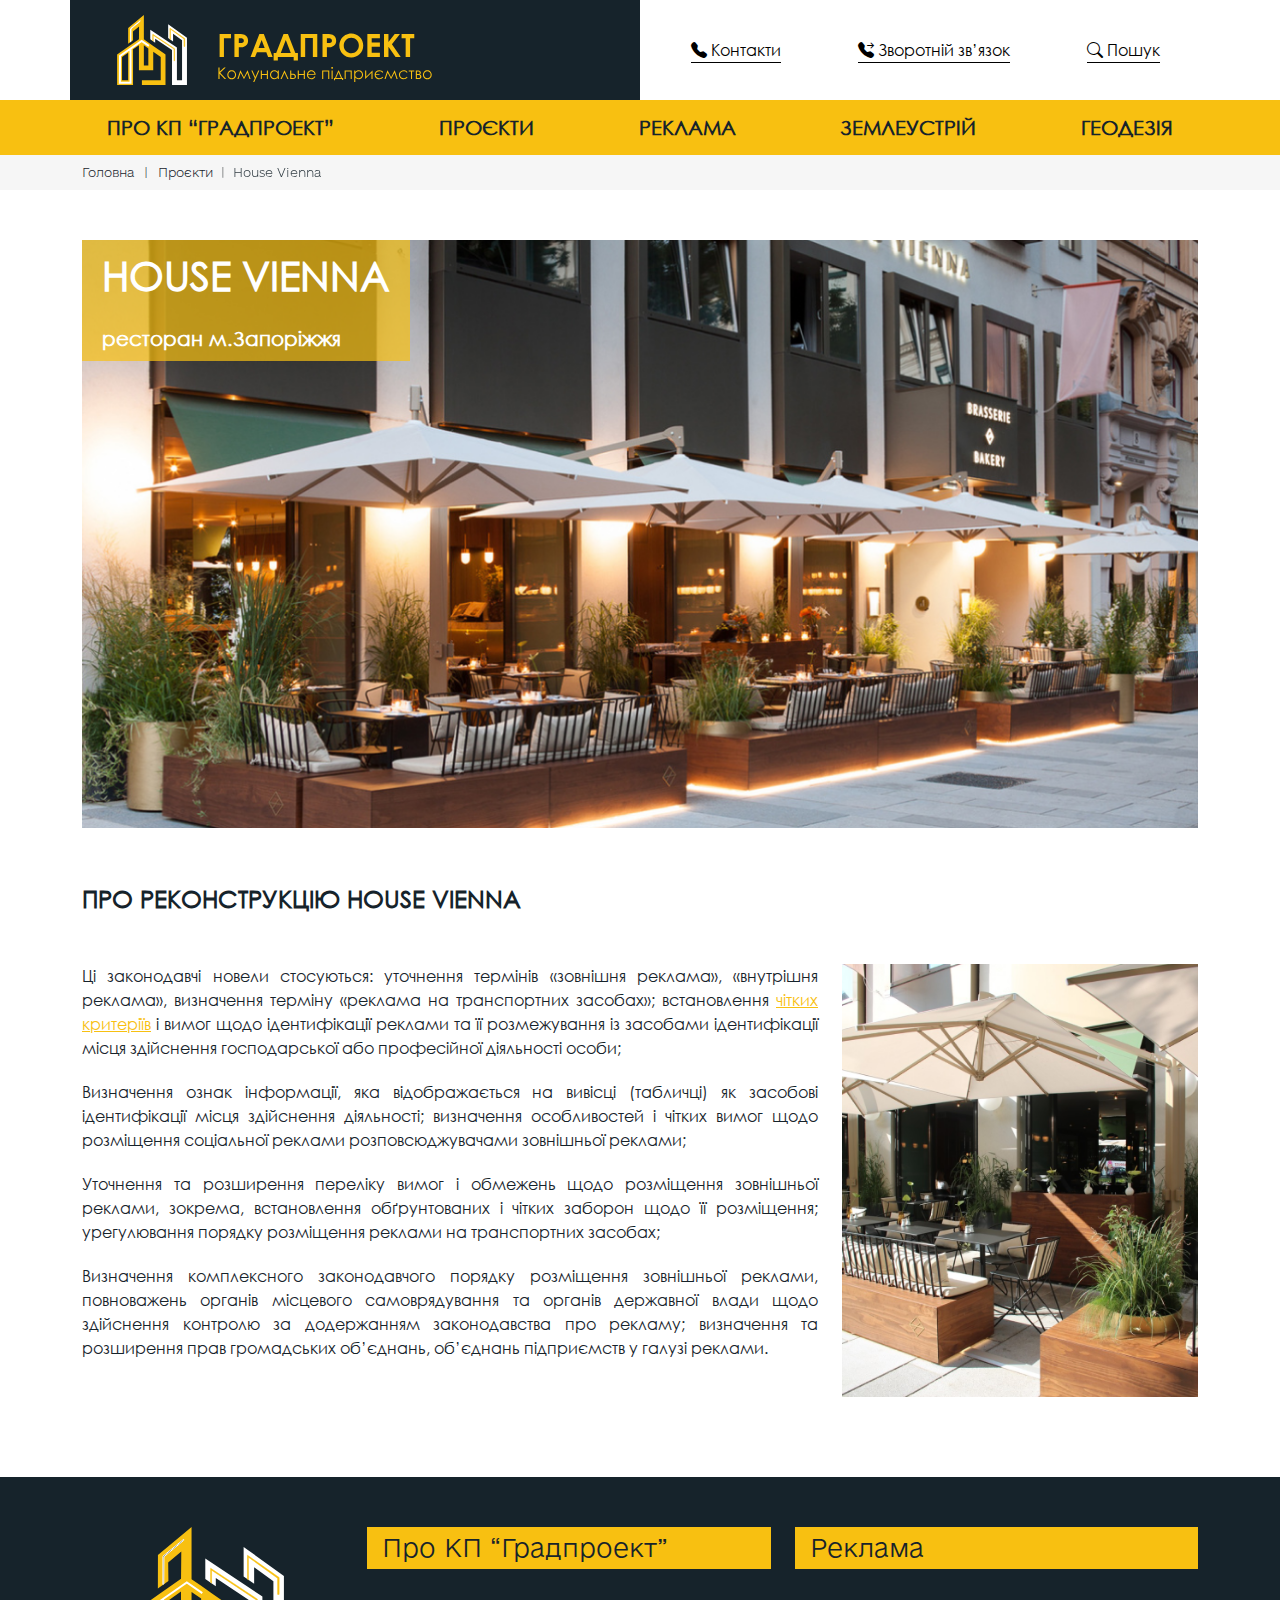
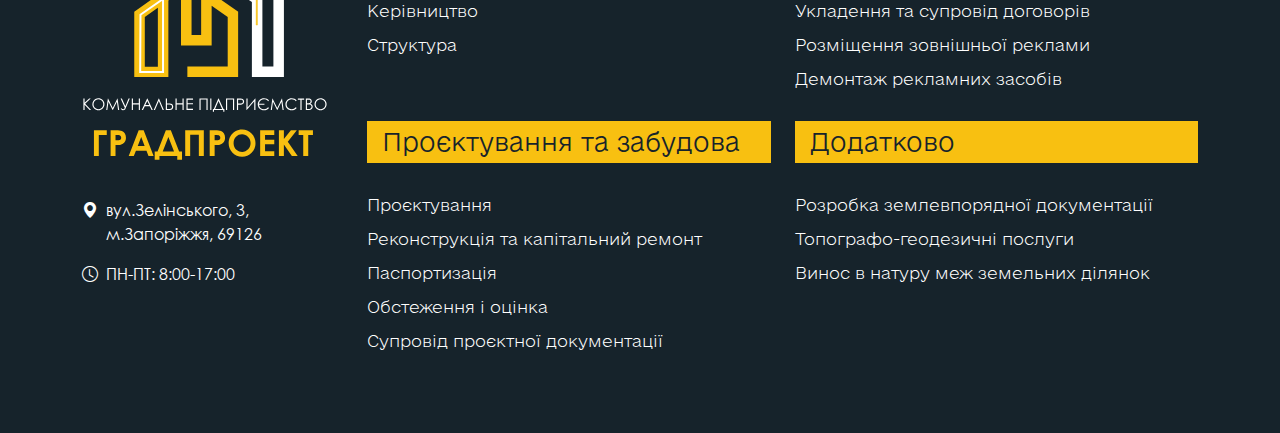
<file: docs/project.html>
<!DOCTYPE html>
<html lang="en">

<head>
    <meta charset="UTF-8">
    <meta name="viewport" content="width=device-width, initial-scale=1.0">
    <title>House Vienna</title>
    <link rel="stylesheet" href="https://cdn.jsdelivr.net/npm/bootstrap-icons@1.11.1/font/bootstrap-icons.css">
    <link rel="stylesheet" href="../css/bootstrap.css">
    <link rel="stylesheet" href="../css/style.css">
    <link rel="stylesheet" href="../css/components.css">
    <link rel="stylesheet" href="../css/xs.css">
    <link rel="stylesheet" href="../css/sm.css">
    <link rel="stylesheet" href="../css/md.css">
    <link rel="stylesheet" href="../css/lg.css">
    <link rel="stylesheet" href="../css/xl.css">
</head>

<body>
    <div id="wrapper">
        <header>
            <div class="container top-header">
                <div class="row">
                    <div class="col-12 col-lg-6 logotype">
                        <img src="../images/logotype.svg" alt="">
                    </div>
                    <div class="about-menu col-12 col-lg-6 my-auto">
                        <div class="about-menu d-flex justify-content-around">
                            <a href="#">
                                <i class="bi bi-telephone-fill"></i> <span>Контакти</span>
                            </a>
                            <a href="#">
                                <i class="bi bi-telephone-forward-fill"></i> <span>Зворотній зв’язок</span>
                            </a>
                            <a data-bs-toggle="collapse" href="#collapseSearch" role="button" aria-expanded="false" aria-controls="collapseSearch">
                                <i class="bi bi-search"></i> <span>Пошук</span>
                            </a>
                        </div>
                    </div>
                </div>
            </div>
            <nav d="primary-menu" class="primary-menu navbar navbar-expand-lg">
                <div class="container">
                    <button class="mobile-toggler-menu navbar-toggler mx-auto" type="button" data-bs-toggle="collapse" data-bs-target="#mobileMenu" aria-controls="mobileMenu" aria-expanded="false"><i class="bi bi-list"></i></button>
                    <div class="collapse navbar-collapse" id="mobileMenu">
                        <div><a class="nav-link" href="#">ПРО КП “ГРАДПРОЕКТ”</a></div>
                        <div><a class="nav-link" href="#">ПРОЄКТИ</a></div>
                        <div><a class="nav-link" href="#">РЕКЛАМА</a></div>
                        <div><a class="nav-link" href="#">ЗЕМЛЕУСТРІЙ</a></div>
                        <div><a class="nav-link" href="#">ГЕОДЕЗІЯ</a></div>
                    </div>
                </div>
            </nav>
            <div class="collapse bg-body-secondary" id="collapseSearch">
                <div class="container">
                    <div class="row">
                        <form action="" class="d-flex col-12 py-3">
                            <div class="w-100 me-3">
                                <input type="text" class="form-control input-field" placeholder="Що шукаємо?">
                            </div>
                            <div class="my-auto">
                                <button class="btn-search" type="button"><i class="bi bi-search"></i></button>
                            </div>
                            <div class="my-auto ms-3">
                                <a class="btn-default" data-bs-toggle="collapse" href="#collapseSearch" role="button" aria-expanded="false" aria-controls="collapseSearch">
                                    <i class="bi bi-x-lg"></i>
                                </a>
                            </div>
                        </form>
                    </div>
                </div>
            </div>
        </header>
        <main>
            <div class="breadcrumbs py-2 ">
                <div class="container">
                    <div class="row">
                        <nav style="--bs-breadcrumb-divider: '|';" aria-label="breadcrumb" class="my-auto">
                            <ol class="breadcrumb my-auto">
                                <li class="breadcrumb-item"><a href="#">Головна</a></li>
                                <li class="breadcrumb-item"><a href="#">Проєкти</a></li>
                                <li class="breadcrumb-item active" aria-current="page">House Vienna</li>
                            </ol>
                        </nav>
                    </div>
                </div>
            </div>
            <div class="container">
                <div class="row">
                    <div class="col-12">
                        <div class="project-box">
                            <img src="../images/project1.png" alt="">
                            <div class="project-box-title">
                                <h1>House Vienna</h1>
                                <p>ресторан м.Запоріжжя</p>
                            </div>
                        </div>
                    </div>
                    <div class="col-12">
                        <div class="project-box-text">
                            <h2>ПРО РЕКОНСТРУКЦІЮ HOUSE VIENNA</h2>
                            <div class="row">
                                <div class="col-12 col-lg-8">
                                    <p>Ці законодавчі новели стосуються: уточнення термінів «зовнішня реклама», «внутрішня реклама», визначення терміну «реклама на транспортних засобах»; встановлення <a href="#">чітких критеріїв</a> і вимог щодо ідентифікації
                                        реклами та її розмежування із засобами ідентифікації місця здійснення господарської або професійної діяльності особи; </p>
                                    <p>Визначення ознак інформації, яка відображається на вивісці (табличці) як засобові ідентифікації місця здійснення діяльності; визначення особливостей і чітких вимог щодо розміщення соціальної реклами розповсюджувачами
                                        зовнішньої реклами; </p>
                                    <p>Уточнення та розширення переліку вимог і обмежень щодо розміщення зовнішньої реклами, зокрема, встановлення обґрунтованих і чітких заборон щодо її розміщення; урегулювання порядку розміщення реклами на транспортних
                                        засобах;
                                    </p>
                                    <p>Визначення комплексного законодавчого порядку розміщення зовнішньої реклами, повноважень органів місцевого самоврядування та органів державної влади щодо здійснення контролю за додержанням законодавства про рекламу;
                                        визначення та розширення прав громадських об’єднань, об’єднань підприємств у галузі реклами.</p>
                                </div>
                                <div class="col-12 col-lg-4">
                                    <img src="../images/project2.png" class="w-100" alt="">
                                </div>
                            </div>
                        </div>
                    </div>
                </div>
            </div>

        </main>
        <footer class="footer" id="footer">
            <div class="container">
                <div class="row">
                    <div class="col-12 col-sm-12 col-md-12 col-lg-3 footer-logotype">
                        <img src="../images/footer-logotype.svg" alt="">
                        <div class="footer-about-list">
                            <div class="d-flex mb-3">
                                <div class="text-white">
                                    <i class="bi bi-geo-alt-fill" style="width: 50px;"></i>
                                </div>
                                <div class="ms-2 text-white">вул.Зелінського, 3, <br>м.Запоріжжя, 69126</div>
                            </div>
                            <div class="d-flex">
                                <div class="text-white"><i class="bi bi-clock" style="width: 50px;"></i></div>
                                <div class="ms-2 text-white">ПН-ПТ: 8:00-17:00</div>
                            </div>
                        </div>
                    </div>
                    <div class="col-12 col-md-12 col-lg-9">
                        <div class="row">
                            <div class="col-12  col-md-6 col-lg-6">
                                <div class="footer-menu">
                                    <div class="footer-menu-title">Про КП “Градпроект”</div>
                                    <ul class="footer-menu-list">
                                        <li><a href="#">Керівництво</a></li>
                                        <li><a href="#">Структура</a></li>
                                    </ul>
                                </div>
                            </div>
                            <div class="col-12 col-md-6 col-lg-6">
                                <div class="footer-menu">
                                    <div class="footer-menu-title">Реклама</div>
                                    <ul class="footer-menu-list">
                                        <li><a href="#">Укладення та супровід договорів</a></li>
                                        <li><a href="#">Розміщення зовнішньої реклами</a></li>
                                        <li><a href="#">Демонтаж рекламних засобів </a></li>
                                    </ul>
                                </div>
                            </div>
                            <div class="col-12 col-md-6 col-lg-6">
                                <div class="footer-menu">
                                    <div class="footer-menu-title">Проєктування та забудова</div>
                                    <ul class="footer-menu-list">
                                        <li><a href="#">Проєктування</a></li>
                                        <li><a href="#">Реконструкція та капітальний ремонт</a></li>
                                        <li><a href="#">Паспортизація</a></li>
                                        <li><a href="#">Обстеження і оцінка</a></li>
                                        <li><a href="#">Супровід проєктної документації</a></li>
                                    </ul>
                                </div>
                            </div>
                            <div class="col-12 col-md-6 col-lg-6">
                                <div class="footer-menu">
                                    <div class="footer-menu-title">Додатково</div>
                                    <ul class="footer-menu-list">
                                        <li><a href="#">Розробка землевпорядної документації</a></li>
                                        <li><a href="#">Топографо-геодезичні послуги</a></li>
                                        <li><a href="#">Винос в натуру меж земельних ділянок</a></li>
                                    </ul>
                                </div>
                            </div>
                        </div>
                    </div>
                </div>
            </div>
        </footer>
        <a href="#" id="scrolltop">
            <i class="bi bi-chevron-up"></i>
        </a>
    </div>
    <script src="https://cdn.jsdelivr.net/npm/bootstrap@5.3.2/dist/js/bootstrap.bundle.min.js" integrity="sha384-C6RzsynM9kWDrMNeT87bh95OGNyZPhcTNXj1NW7RuBCsyN/o0jlpcV8Qyq46cDfL" crossorigin="anonymous"></script>
    <script src="https://ajax.googleapis.com/ajax/libs/jquery/3.7.1/jquery.min.js"></script>
    <script src="https://cdnjs.cloudflare.com/ajax/libs/OwlCarousel2/2.3.4/owl.carousel.min.js" integrity="sha256-pTxD+DSzIwmwhOqTFN+DB+nHjO4iAsbgfyFq5K5bcE0=" crossorigin="anonymous"></script>
    <script src="../js/main.js"></script>
</body>

</html>
</file>
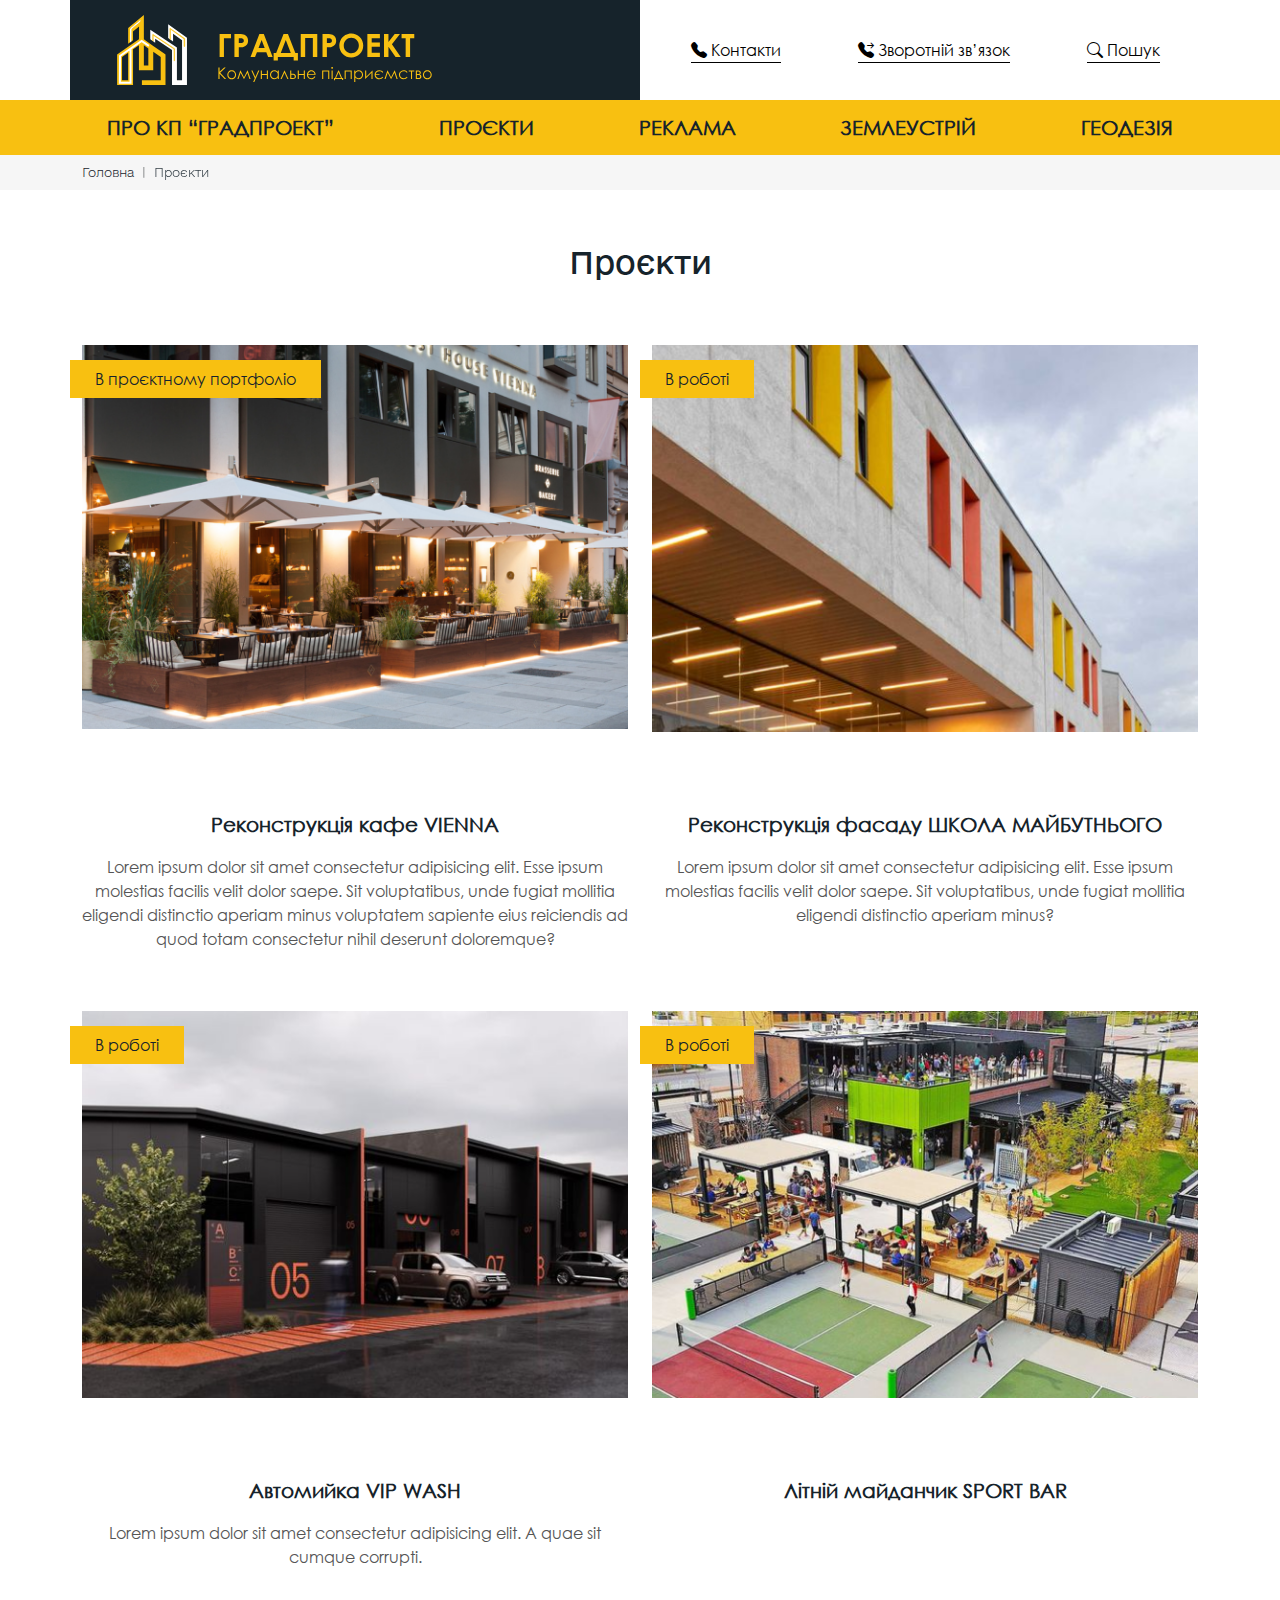
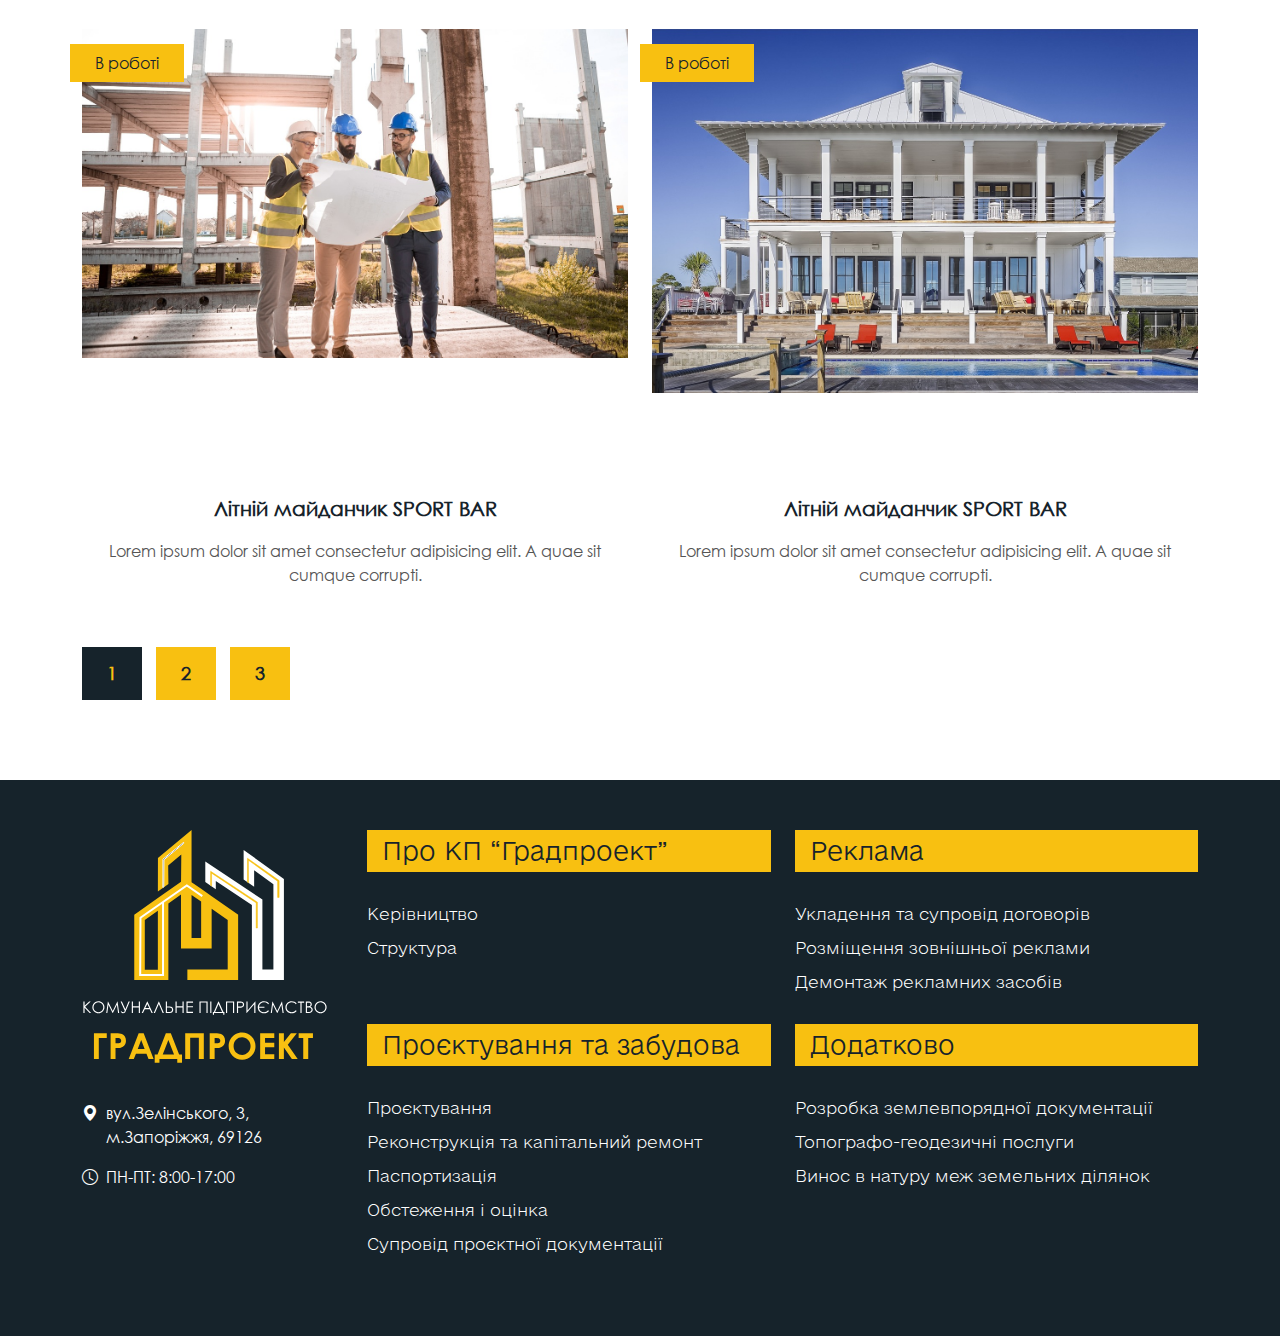
<file: docs/projects.html>
<!DOCTYPE html>
<html lang="en">

<head>
    <meta charset="UTF-8">
    <meta name="viewport" content="width=device-width, initial-scale=1.0">
    <title>Проєкти</title>
    <link rel="stylesheet" href="https://cdn.jsdelivr.net/npm/bootstrap-icons@1.11.1/font/bootstrap-icons.css">
    <link rel="stylesheet" href="../css/bootstrap.css">
    <link rel="stylesheet" href="../css/style.css">
    <link rel="stylesheet" href="../css/components.css">
    <link rel="stylesheet" href="../css/xs.css">
    <link rel="stylesheet" href="../css/sm.css">
    <link rel="stylesheet" href="../css/md.css">
    <link rel="stylesheet" href="../css/lg.css">
    <link rel="stylesheet" href="../css/xl.css">
</head>

<body>
    <div id="wrapper">
        <header>
            <div class="container top-header">
                <div class="row">
                    <div class="col-12 col-lg-6 logotype">
                        <img src="../images/logotype.svg" alt="">
                    </div>
                    <div class="about-menu col-12 col-lg-6 my-auto">
                        <div class="about-menu d-flex justify-content-around">
                            <a href="#">
                                <i class="bi bi-telephone-fill"></i> <span>Контакти</span>
                            </a>
                            <a href="#">
                                <i class="bi bi-telephone-forward-fill"></i> <span>Зворотній зв’язок</span>
                            </a>
                            <a data-bs-toggle="collapse" href="#collapseSearch" role="button" aria-expanded="false" aria-controls="collapseSearch">
                                <i class="bi bi-search"></i> <span>Пошук</span>
                            </a>
                        </div>
                    </div>
                </div>
            </div>
            <nav d="primary-menu" class="primary-menu navbar navbar-expand-lg">
                <div class="container">
                    <button class="mobile-toggler-menu navbar-toggler mx-auto" type="button" data-bs-toggle="collapse" data-bs-target="#mobileMenu" aria-controls="mobileMenu" aria-expanded="false"><i class="bi bi-list"></i></button>
                    <div class="collapse navbar-collapse" id="mobileMenu">
                        <div><a class="nav-link" href="#">ПРО КП “ГРАДПРОЕКТ”</a></div>
                        <div><a class="nav-link" href="#">ПРОЄКТИ</a></div>
                        <div><a class="nav-link" href="#">РЕКЛАМА</a></div>
                        <div><a class="nav-link" href="#">ЗЕМЛЕУСТРІЙ</a></div>
                        <div><a class="nav-link" href="#">ГЕОДЕЗІЯ</a></div>
                    </div>
                </div>
            </nav>
            <div class="collapse bg-body-secondary" id="collapseSearch">
                <div class="container">
                    <div class="row">
                        <form action="" class="d-flex col-12 py-3">
                            <div class="w-100 me-3">
                                <input type="text" class="form-control input-field" placeholder="Що шукаємо?">
                            </div>
                            <div class="my-auto">
                                <button class="btn-search" type="button"><i class="bi bi-search"></i></button>
                            </div>
                            <div class="my-auto ms-3">
                                <a class="btn-default" data-bs-toggle="collapse" href="#collapseSearch" role="button" aria-expanded="false" aria-controls="collapseSearch">
                                    <i class="bi bi-x-lg"></i>
                                </a>
                            </div>
                        </form>
                    </div>
                </div>
            </div>
        </header>
        <main>
            <div class="breadcrumbs py-2">
                <div class="container">
                    <div class="row">
                        <nav style="--bs-breadcrumb-divider: '|';" aria-label="breadcrumb" class="my-auto">
                            <ol class="breadcrumb my-auto">
                                <li class="breadcrumb-item"><a href="#">Головна</a></li>
                                <li class="breadcrumb-item active" aria-current="page">Проєкти</li>
                            </ol>
                        </nav>
                    </div>
                </div>
            </div>
            <div class="container">
                <h1 class="page-title">Проєкти</h1>
                <div class="row">
                    <div class="projects-box col-12 col-md-6 col-lg-6">
                        <div class="projects-box-image">
                            <img src="../images/projects/p1.png" alt="">
                        </div>
                        <div class="projects-box-status">В проєктному портфоліо</div>
                        <a href="" class="d-block">Реконструкція кафе VIENNA</a>
                        <p>Lorem ipsum dolor sit amet consectetur adipisicing elit. Esse ipsum molestias facilis velit dolor saepe. Sit voluptatibus, unde fugiat mollitia eligendi distinctio aperiam minus voluptatem sapiente eius reiciendis ad quod totam
                            consectetur nihil deserunt doloremque?</p>
                    </div>
                    <div class="projects-box col-12 col-md-6 col-lg-6">
                        <div class="projects-box-image">
                            <img src="../images/projects/p2.png" alt="">
                        </div>
                        <div class="projects-box-status">В роботі</div>
                        <a href="" class="d-block">Реконструкція фасаду ШКОЛА МАЙБУТНЬОГО</a>
                        <p>Lorem ipsum dolor sit amet consectetur adipisicing elit. Esse ipsum molestias facilis velit dolor saepe. Sit voluptatibus, unde fugiat mollitia eligendi distinctio aperiam minus?</p>
                    </div>
                    <div class="projects-box col-12 col-md-6 col-lg-6">
                        <div class="projects-box-image">
                            <img src="../images/projects/p3.png" alt="">
                        </div>
                        <div class="projects-box-status">В роботі</div>
                        <a href="" class="d-block">Автомийка VIP WASH</a>
                        <p>Lorem ipsum dolor sit amet consectetur adipisicing elit. A quae sit cumque corrupti.</p>
                    </div>
                    <div class="projects-box col-12 col-md-6 col-lg-6">
                        <div class="projects-box-image">
                            <img src="../images/projects/p4.png" alt="">
                        </div>
                        <div class="projects-box-status">В роботі</div>
                        <a href="" class="d-block">Літній майданчик SPORT BAR</a>
                    </div>
                    <div class="projects-box col-12 col-md-6 col-lg-6">
                        <div class="projects-box-image">
                            <img src="../images/projects/p5.jpg" alt="">
                        </div>
                        <div class="projects-box-status">В роботі</div>
                        <a href="" class="d-block">Літній майданчик SPORT BAR</a>
                        <p>Lorem ipsum dolor sit amet consectetur adipisicing elit. A quae sit cumque corrupti.</p>
                    </div>
                    <div class="projects-box col-12 col-md-6 col-lg-6">
                        <div class="projects-box-image">
                            <img src="../images/projects/p6.jpg" alt="">
                        </div>
                        <div class="projects-box-status">В роботі</div>
                        <a href="" class="d-block">Літній майданчик SPORT BAR</a>
                        <p>Lorem ipsum dolor sit amet consectetur adipisicing elit. A quae sit cumque corrupti.</p>
                    </div>
                </div>
                <nav class="">
                    <ul class="pagination pagination-lg">
                        <li class="page-item active" aria-current="page">
                            <span class="page-link">1</span>
                        </li>
                        <li class="page-item"><a class="page-link" href="#">2</a></li>
                        <li class="page-item"><a class="page-link" href="#">3</a></li>
                    </ul>
                </nav>
            </div>
        </main>
        <footer class="footer" id="footer">
            <div class="container">
                <div class="row">
                    <div class="col-12 col-sm-12 col-md-12 col-lg-3 footer-logotype">
                        <img src="../images/footer-logotype.svg" alt="">
                        <div class="footer-about-list">
                            <div class="d-flex mb-3">
                                <div class="text-white">
                                    <i class="bi bi-geo-alt-fill" style="width: 50px;"></i>
                                </div>
                                <div class="ms-2 text-white">вул.Зелінського, 3, <br>м.Запоріжжя, 69126</div>
                            </div>
                            <div class="d-flex">
                                <div class="text-white"><i class="bi bi-clock" style="width: 50px;"></i></div>
                                <div class="ms-2 text-white">ПН-ПТ: 8:00-17:00</div>
                            </div>
                        </div>
                    </div>
                    <div class="col-12 col-md-12 col-lg-9">
                        <div class="row">
                            <div class="col-12  col-md-6 col-lg-6">
                                <div class="footer-menu">
                                    <div class="footer-menu-title">Про КП “Градпроект”</div>
                                    <ul class="footer-menu-list">
                                        <li><a href="#">Керівництво</a></li>
                                        <li><a href="#">Структура</a></li>
                                    </ul>
                                </div>
                            </div>
                            <div class="col-12 col-md-6 col-lg-6">
                                <div class="footer-menu">
                                    <div class="footer-menu-title">Реклама</div>
                                    <ul class="footer-menu-list">
                                        <li><a href="#">Укладення та супровід договорів</a></li>
                                        <li><a href="#">Розміщення зовнішньої реклами</a></li>
                                        <li><a href="#">Демонтаж рекламних засобів </a></li>
                                    </ul>
                                </div>
                            </div>
                            <div class="col-12 col-md-6 col-lg-6">
                                <div class="footer-menu">
                                    <div class="footer-menu-title">Проєктування та забудова</div>
                                    <ul class="footer-menu-list">
                                        <li><a href="#">Проєктування</a></li>
                                        <li><a href="#">Реконструкція та капітальний ремонт</a></li>
                                        <li><a href="#">Паспортизація</a></li>
                                        <li><a href="#">Обстеження і оцінка</a></li>
                                        <li><a href="#">Супровід проєктної документації</a></li>
                                    </ul>
                                </div>
                            </div>
                            <div class="col-12 col-md-6 col-lg-6">
                                <div class="footer-menu">
                                    <div class="footer-menu-title">Додатково</div>
                                    <ul class="footer-menu-list">
                                        <li><a href="#">Розробка землевпорядної документації</a></li>
                                        <li><a href="#">Топографо-геодезичні послуги</a></li>
                                        <li><a href="#">Винос в натуру меж земельних ділянок</a></li>
                                    </ul>
                                </div>
                            </div>
                        </div>
                    </div>
                </div>
            </div>
        </footer>
    </div>
    <script src="https://ajax.googleapis.com/ajax/libs/jquery/3.7.1/jquery.min.js"></script>
    <script src="https://cdn.jsdelivr.net/npm/bootstrap@5.3.2/dist/js/bootstrap.bundle.min.js" integrity="sha384-C6RzsynM9kWDrMNeT87bh95OGNyZPhcTNXj1NW7RuBCsyN/o0jlpcV8Qyq46cDfL" crossorigin="anonymous"></script>
    <script src="../js/main.js"></script>
</body>

</html>
</file>
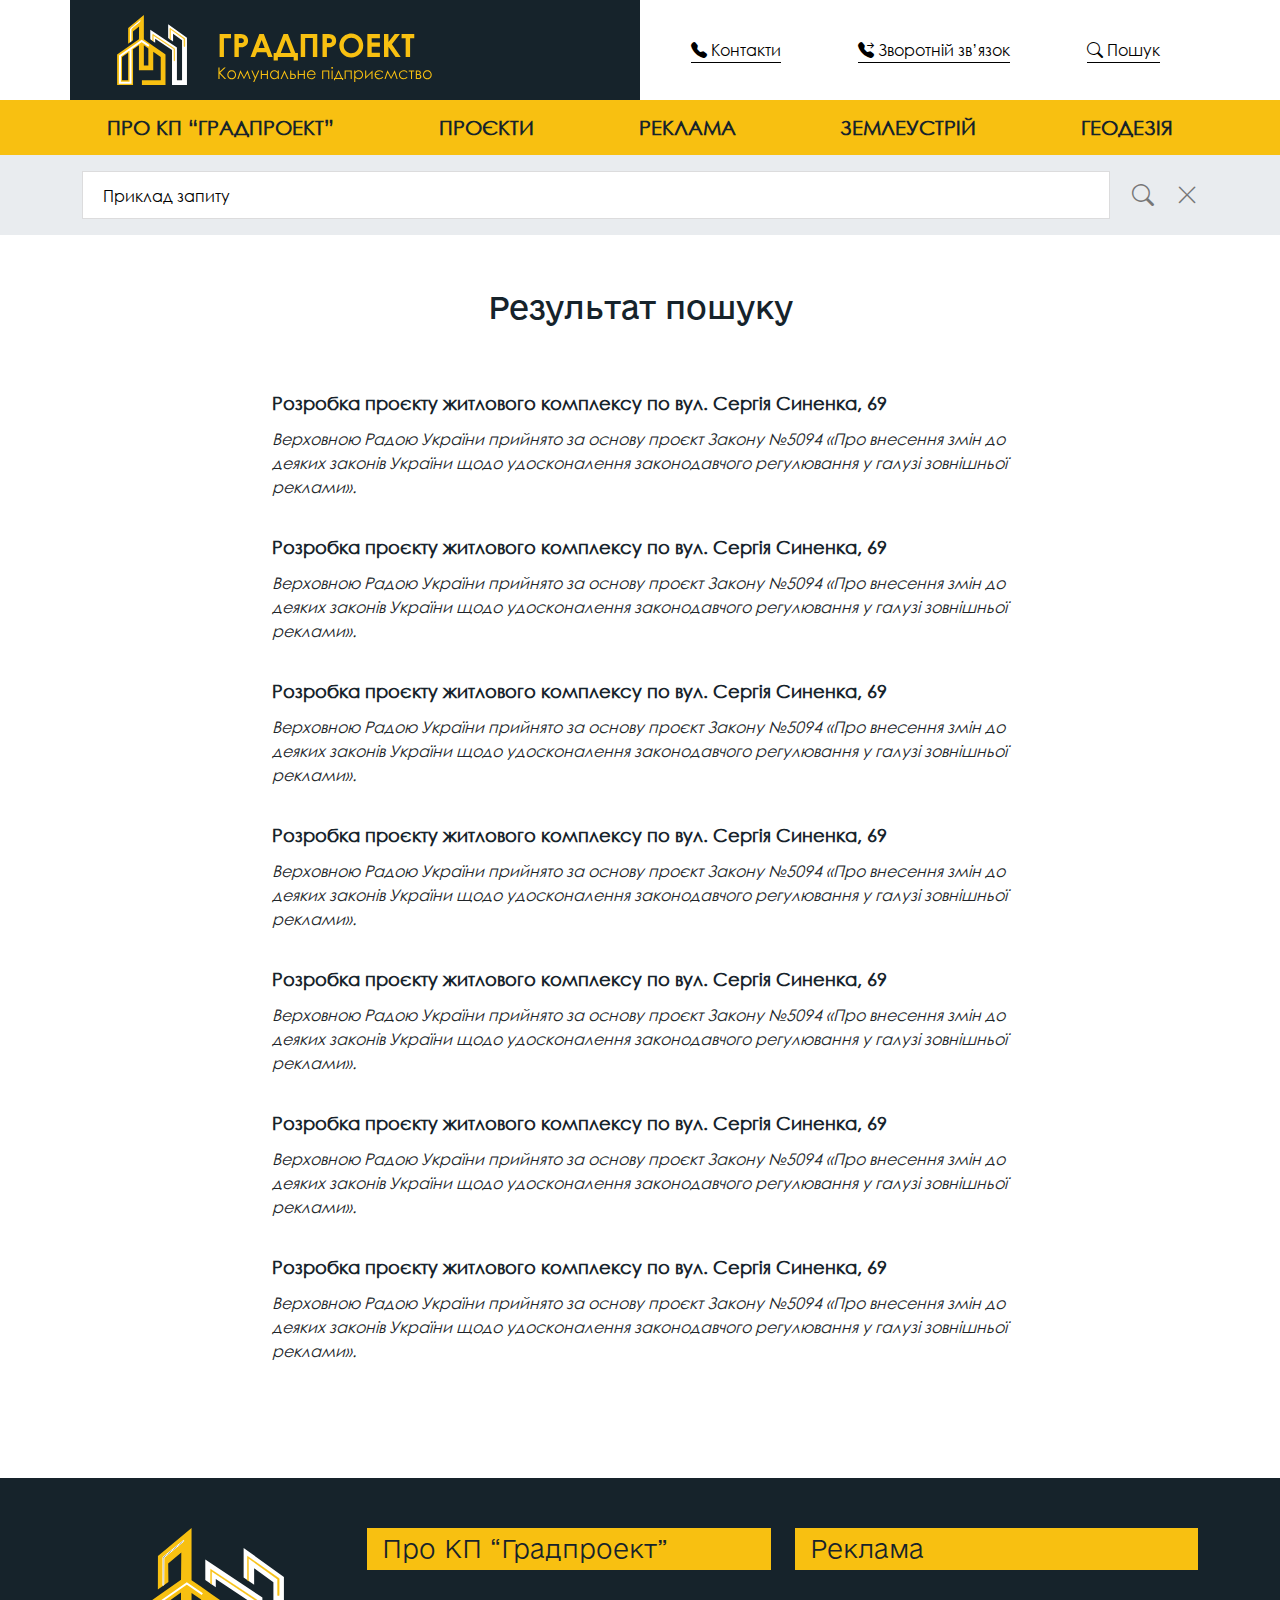
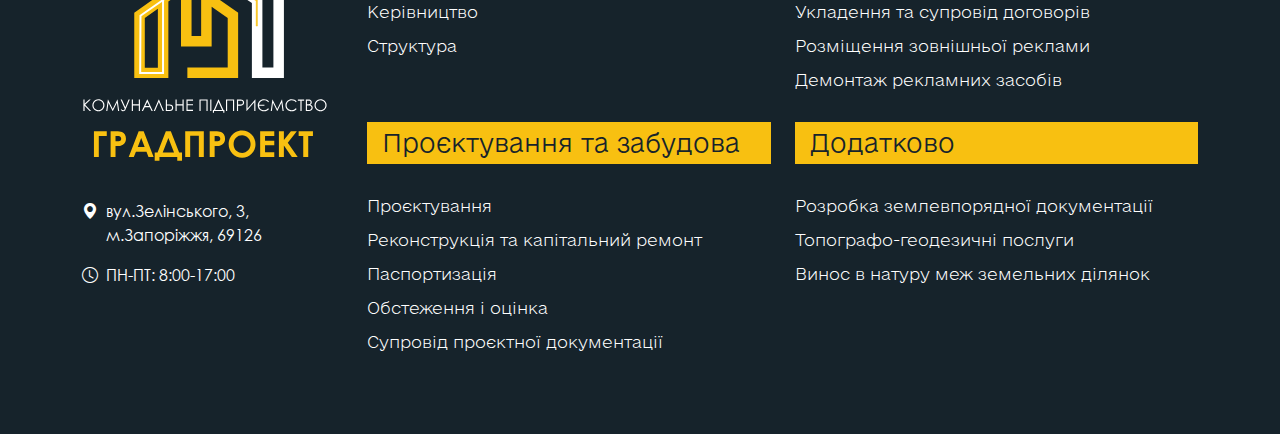
<file: docs/search-result.html>
<!DOCTYPE html>
<html lang="en">

<head>
    <meta charset="UTF-8">
    <meta name="viewport" content="width=device-width, initial-scale=1.0">
    <title>Результати пошуку </title>
    <link rel="stylesheet" href="https://cdn.jsdelivr.net/npm/bootstrap-icons@1.11.1/font/bootstrap-icons.css">
    <link rel="stylesheet" href="../css/bootstrap.css">
    <link rel="stylesheet" href="../css/style.css">
    <link rel="stylesheet" href="../css/components.css">
    <link rel="stylesheet" href="../css/xs.css">
    <link rel="stylesheet" href="../css/sm.css">
    <link rel="stylesheet" href="../css/md.css">
    <link rel="stylesheet" href="../css/lg.css">
    <link rel="stylesheet" href="../css/xl.css">
</head>

<body>
    <div id="wrapper">
        <header>
            <div class="container top-header">
                <div class="row">
                    <div class="col-12 col-lg-6 logotype">
                        <img src="../images/logotype.svg" alt="">
                    </div>
                    <div class="about-menu col-12 col-lg-6 my-auto">
                        <div class="about-menu d-flex justify-content-around">
                            <a href="#">
                                <i class="bi bi-telephone-fill"></i> <span>Контакти</span>
                            </a>
                            <a href="#">
                                <i class="bi bi-telephone-forward-fill"></i> <span>Зворотній зв’язок</span>
                            </a>
                            <a data-bs-toggle="collapse" href="#collapseSearch" role="button" aria-expanded="true" aria-controls="collapseSearch">
                                <i class="bi bi-search"></i> <span>Пошук</span>
                            </a>
                        </div>
                    </div>
                </div>
            </div>
            <nav d="primary-menu" class="primary-menu navbar navbar-expand-lg">
                <div class="container">
                    <button class="mobile-toggler-menu navbar-toggler mx-auto" type="button" data-bs-toggle="collapse" data-bs-target="#mobileMenu" aria-controls="mobileMenu" aria-expanded="false"><i class="bi bi-list"></i></button>
                    <div class="collapse navbar-collapse" id="mobileMenu">
                        <div><a class="nav-link" href="#">ПРО КП “ГРАДПРОЕКТ”</a></div>
                        <div><a class="nav-link" href="#">ПРОЄКТИ</a></div>
                        <div><a class="nav-link" href="#">РЕКЛАМА</a></div>
                        <div><a class="nav-link" href="#">ЗЕМЛЕУСТРІЙ</a></div>
                        <div><a class="nav-link" href="#">ГЕОДЕЗІЯ</a></div>
                    </div>
                </div>
            </nav>
            <div class="collapse show bg-body-secondary" id="collapseSearch">
                <div class="container">
                    <div class="row">
                        <form action="" class="d-flex col-12 py-3">
                            <div class="w-100 me-3">
                                <input type="text" class="form-control input-field" placeholder="Що шукаємо?" value="Приклад запиту">
                            </div>
                            <div class="my-auto">
                                <button class="btn-search" type="button"><i class="bi bi-search"></i></button>
                            </div>
                            <div class="my-auto ms-3">
                                <a class="btn-default" data-bs-toggle="collapse" href="#collapseSearch" role="button" aria-expanded="false" aria-controls="collapseSearch">
                                    <i class="bi bi-x-lg"></i>
                                </a>
                            </div>
                        </form>
                    </div>
                </div>
            </div>
        </header>
        <main>
            <div class="container">
                <h1 class="page-title">Результат пошуку</h1>
                <div class="row">
                    <div class="col-lg-8 offset-lg-2">
                        <div class="row">
                            <div class="searching-box">
                                <a href="#" class="searching-box-name">Розробка проєкту житлового комплексу по вул. Сергія Синенка, 69</a>
                                <p>Верховною Радою України прийнято за основу проєкт Закону №5094 «Про внесення змін до деяких законів України щодо удосконалення законодавчого регулювання у галузі зовнішньої реклами».</p>
                            </div>
                            <div class="searching-box">
                                <a href="#" class="searching-box-name">Розробка проєкту житлового комплексу по вул. Сергія Синенка, 69</a>
                                <p>Верховною Радою України прийнято за основу проєкт Закону №5094 «Про внесення змін до деяких законів України щодо удосконалення законодавчого регулювання у галузі зовнішньої реклами».</p>
                            </div>
                            <div class="searching-box">
                                <a href="#" class="searching-box-name">Розробка проєкту житлового комплексу по вул. Сергія Синенка, 69</a>
                                <p>Верховною Радою України прийнято за основу проєкт Закону №5094 «Про внесення змін до деяких законів України щодо удосконалення законодавчого регулювання у галузі зовнішньої реклами».</p>
                            </div>
                            <div class="searching-box">
                                <a href="#" class="searching-box-name">Розробка проєкту житлового комплексу по вул. Сергія Синенка, 69</a>
                                <p>Верховною Радою України прийнято за основу проєкт Закону №5094 «Про внесення змін до деяких законів України щодо удосконалення законодавчого регулювання у галузі зовнішньої реклами».</p>
                            </div>
                            <div class="searching-box">
                                <a href="#" class="searching-box-name">Розробка проєкту житлового комплексу по вул. Сергія Синенка, 69</a>
                                <p>Верховною Радою України прийнято за основу проєкт Закону №5094 «Про внесення змін до деяких законів України щодо удосконалення законодавчого регулювання у галузі зовнішньої реклами».</p>
                            </div>
                            <div class="searching-box">
                                <a href="#" class="searching-box-name">Розробка проєкту житлового комплексу по вул. Сергія Синенка, 69</a>
                                <p>Верховною Радою України прийнято за основу проєкт Закону №5094 «Про внесення змін до деяких законів України щодо удосконалення законодавчого регулювання у галузі зовнішньої реклами».</p>
                            </div>
                            <div class="searching-box">
                                <a href="#" class="searching-box-name">Розробка проєкту житлового комплексу по вул. Сергія Синенка, 69</a>
                                <p>Верховною Радою України прийнято за основу проєкт Закону №5094 «Про внесення змін до деяких законів України щодо удосконалення законодавчого регулювання у галузі зовнішньої реклами».</p>
                            </div>
                        </div>
                    </div>
                </div>
            </div>
        </main>
        <footer class="footer" id="footer">
            <div class="container">
                <div class="row">
                    <div class="col-12 col-sm-12 col-md-12 col-lg-3 footer-logotype">
                        <img src="../images/footer-logotype.svg" alt="">
                        <div class="footer-about-list">
                            <div class="d-flex mb-3">
                                <div class="text-white">
                                    <i class="bi bi-geo-alt-fill" style="width: 50px;"></i>
                                </div>
                                <div class="ms-2 text-white">вул.Зелінського, 3, <br>м.Запоріжжя, 69126</div>
                            </div>
                            <div class="d-flex">
                                <div class="text-white"><i class="bi bi-clock" style="width: 50px;"></i></div>
                                <div class="ms-2 text-white">ПН-ПТ: 8:00-17:00</div>
                            </div>
                        </div>
                    </div>
                    <div class="col-12 col-md-12 col-lg-9">
                        <div class="row">
                            <div class="col-12  col-md-6 col-lg-6">
                                <div class="footer-menu">
                                    <div class="footer-menu-title">Про КП “Градпроект”</div>
                                    <ul class="footer-menu-list">
                                        <li><a href="#">Керівництво</a></li>
                                        <li><a href="#">Структура</a></li>
                                    </ul>
                                </div>
                            </div>
                            <div class="col-12 col-md-6 col-lg-6">
                                <div class="footer-menu">
                                    <div class="footer-menu-title">Реклама</div>
                                    <ul class="footer-menu-list">
                                        <li><a href="#">Укладення та супровід договорів</a></li>
                                        <li><a href="#">Розміщення зовнішньої реклами</a></li>
                                        <li><a href="#">Демонтаж рекламних засобів </a></li>
                                    </ul>
                                </div>
                            </div>
                            <div class="col-12 col-md-6 col-lg-6">
                                <div class="footer-menu">
                                    <div class="footer-menu-title">Проєктування та забудова</div>
                                    <ul class="footer-menu-list">
                                        <li><a href="#">Проєктування</a></li>
                                        <li><a href="#">Реконструкція та капітальний ремонт</a></li>
                                        <li><a href="#">Паспортизація</a></li>
                                        <li><a href="#">Обстеження і оцінка</a></li>
                                        <li><a href="#">Супровід проєктної документації</a></li>
                                    </ul>
                                </div>
                            </div>
                            <div class="col-12 col-md-6 col-lg-6">
                                <div class="footer-menu">
                                    <div class="footer-menu-title">Додатково</div>
                                    <ul class="footer-menu-list">
                                        <li><a href="#">Розробка землевпорядної документації</a></li>
                                        <li><a href="#">Топографо-геодезичні послуги</a></li>
                                        <li><a href="#">Винос в натуру меж земельних ділянок</a></li>
                                    </ul>
                                </div>
                            </div>
                        </div>
                    </div>
                </div>
            </div>
        </footer>
        <a href="#" id="scrolltop">
            <i class="bi bi-chevron-up"></i>
        </a>
    </div>
    <script src="https://ajax.googleapis.com/ajax/libs/jquery/3.7.1/jquery.min.js"></script>
    <script src="https://cdn.jsdelivr.net/npm/bootstrap@5.3.2/dist/js/bootstrap.bundle.min.js" integrity="sha384-C6RzsynM9kWDrMNeT87bh95OGNyZPhcTNXj1NW7RuBCsyN/o0jlpcV8Qyq46cDfL" crossorigin="anonymous"></script>
    <script>
        $("#scrolltop").click(function() {
            $("html, body").animate({
                scrollTop: 0
            });
            return false;
        });

        $(window).bind('scroll', function() {
            if ($(this).scrollTop() > 200) {
                $("#scrolltop").show();
            } else {
                $("#scrolltop").hide();
            }
        });
    </script>
</body>

</html>
</file>
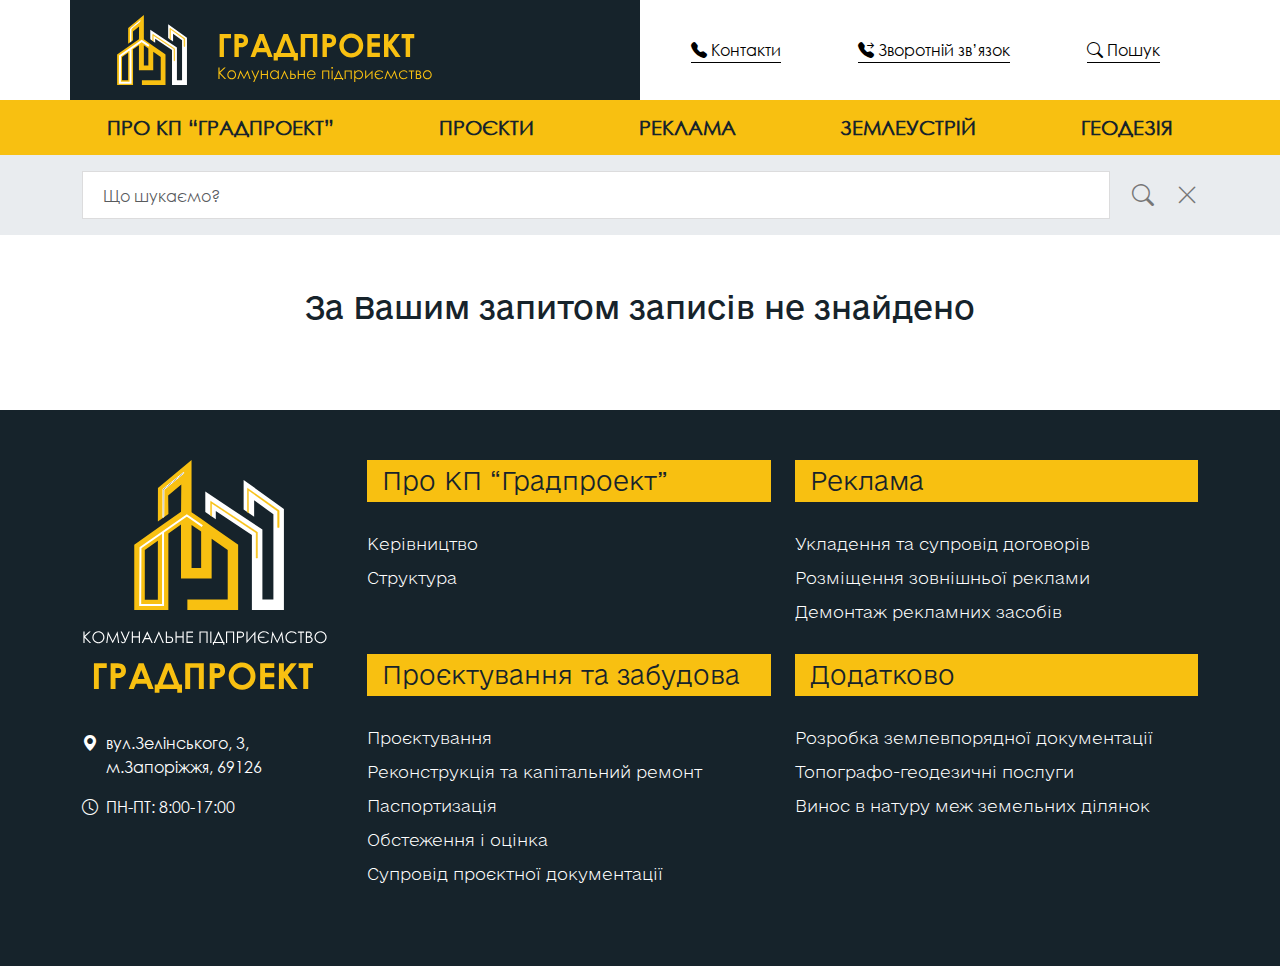
<file: docs/search-without-result.html>
<!DOCTYPE html>
<html lang="en">

<head>
    <meta charset="UTF-8">
    <meta name="viewport" content="width=device-width, initial-scale=1.0">
    <title>Пошук без результата</title>
    <link rel="stylesheet" href="https://cdn.jsdelivr.net/npm/bootstrap-icons@1.11.1/font/bootstrap-icons.css">
    <link rel="stylesheet" href="../css/bootstrap.css">
    <link rel="stylesheet" href="../css/style.css">
    <link rel="stylesheet" href="../css/components.css">
    <link rel="stylesheet" href="../css/xs.css">
    <link rel="stylesheet" href="../css/sm.css">
    <link rel="stylesheet" href="../css/md.css">
    <link rel="stylesheet" href="../css/lg.css">
    <link rel="stylesheet" href="../css/xl.css">
</head>

<body>
    <div id="wrapper">
        <header>
            <div class="container top-header">
                <div class="row">
                    <div class="col-12 col-lg-6 logotype">
                        <img src="../images/logotype.svg" alt="">
                    </div>
                    <div class="about-menu col-12 col-lg-6 my-auto">
                        <div class="about-menu d-flex justify-content-around">
                            <a href="#">
                                <i class="bi bi-telephone-fill"></i> <span>Контакти</span>
                            </a>
                            <a href="#">
                                <i class="bi bi-telephone-forward-fill"></i> <span>Зворотній зв’язок</span>
                            </a>
                            <a data-bs-toggle="collapse" href="#collapseSearch" role="button" aria-expanded="true" aria-controls="collapseSearch">
                                <i class="bi bi-search"></i> <span>Пошук</span>
                            </a>
                        </div>
                    </div>
                </div>
            </div>
            <nav d="primary-menu" class="primary-menu navbar navbar-expand-lg">
                <div class="container">
                    <button class="mobile-toggler-menu navbar-toggler mx-auto" type="button" data-bs-toggle="collapse" data-bs-target="#mobileMenu" aria-controls="mobileMenu" aria-expanded="false"><i class="bi bi-list"></i></button>
                    <div class="collapse navbar-collapse" id="mobileMenu">
                        <div><a class="nav-link" href="#">ПРО КП “ГРАДПРОЕКТ”</a></div>
                        <div><a class="nav-link" href="#">ПРОЄКТИ</a></div>
                        <div><a class="nav-link" href="#">РЕКЛАМА</a></div>
                        <div><a class="nav-link" href="#">ЗЕМЛЕУСТРІЙ</a></div>
                        <div><a class="nav-link" href="#">ГЕОДЕЗІЯ</a></div>
                    </div>
                </div>
            </nav>
            <div class="collapse show bg-body-secondary" id="collapseSearch">
                <div class="container">
                    <div class="row">
                        <form action="" class="d-flex col-12 py-3">
                            <div class="w-100 me-3">
                                <input type="text" class="form-control input-field" placeholder="Що шукаємо?">
                            </div>
                            <div class="my-auto">
                                <button class="btn-search" type="button"><i class="bi bi-search"></i></button>
                            </div>
                            <div class="my-auto ms-3">
                                <a class="btn-default" data-bs-toggle="collapse" href="#collapseSearch" role="button" aria-expanded="false" aria-controls="collapseSearch">
                                    <i class="bi bi-x-lg"></i>
                                </a>
                            </div>
                        </form>
                    </div>
                </div>
            </div>
        </header>
        <main>
            <h1 class="page-title">За Вашим запитом записів не знайдено</h1>
        </main>
        <footer class="footer" id="footer">
            <div class="container">
                <div class="row">
                    <div class="col-12 col-sm-12 col-md-12 col-lg-3 footer-logotype">
                        <img src="../images/footer-logotype.svg" alt="">
                        <div class="footer-about-list">
                            <div class="d-flex mb-3">
                                <div class="text-white">
                                    <i class="bi bi-geo-alt-fill" style="width: 50px;"></i>
                                </div>
                                <div class="ms-2 text-white">вул.Зелінського, 3, <br>м.Запоріжжя, 69126</div>
                            </div>
                            <div class="d-flex">
                                <div class="text-white"><i class="bi bi-clock" style="width: 50px;"></i></div>
                                <div class="ms-2 text-white">ПН-ПТ: 8:00-17:00</div>
                            </div>
                        </div>
                    </div>
                    <div class="col-12 col-md-12 col-lg-9">
                        <div class="row">
                            <div class="col-12  col-md-6 col-lg-6">
                                <div class="footer-menu">
                                    <div class="footer-menu-title">Про КП “Градпроект”</div>
                                    <ul class="footer-menu-list">
                                        <li><a href="#">Керівництво</a></li>
                                        <li><a href="#">Структура</a></li>
                                    </ul>
                                </div>
                            </div>
                            <div class="col-12 col-md-6 col-lg-6">
                                <div class="footer-menu">
                                    <div class="footer-menu-title">Реклама</div>
                                    <ul class="footer-menu-list">
                                        <li><a href="#">Укладення та супровід договорів</a></li>
                                        <li><a href="#">Розміщення зовнішньої реклами</a></li>
                                        <li><a href="#">Демонтаж рекламних засобів </a></li>
                                    </ul>
                                </div>
                            </div>
                            <div class="col-12 col-md-6 col-lg-6">
                                <div class="footer-menu">
                                    <div class="footer-menu-title">Проєктування та забудова</div>
                                    <ul class="footer-menu-list">
                                        <li><a href="#">Проєктування</a></li>
                                        <li><a href="#">Реконструкція та капітальний ремонт</a></li>
                                        <li><a href="#">Паспортизація</a></li>
                                        <li><a href="#">Обстеження і оцінка</a></li>
                                        <li><a href="#">Супровід проєктної документації</a></li>
                                    </ul>
                                </div>
                            </div>
                            <div class="col-12 col-md-6 col-lg-6">
                                <div class="footer-menu">
                                    <div class="footer-menu-title">Додатково</div>
                                    <ul class="footer-menu-list">
                                        <li><a href="#">Розробка землевпорядної документації</a></li>
                                        <li><a href="#">Топографо-геодезичні послуги</a></li>
                                        <li><a href="#">Винос в натуру меж земельних ділянок</a></li>
                                    </ul>
                                </div>
                            </div>
                        </div>
                    </div>
                </div>
            </div>
        </footer>
        <a href="#" id="scrolltop">
            <i class="bi bi-chevron-up"></i>
        </a>
    </div>
    <script src="https://ajax.googleapis.com/ajax/libs/jquery/3.7.1/jquery.min.js"></script>
    <script src="https://cdn.jsdelivr.net/npm/bootstrap@5.3.2/dist/js/bootstrap.bundle.min.js" integrity="sha384-C6RzsynM9kWDrMNeT87bh95OGNyZPhcTNXj1NW7RuBCsyN/o0jlpcV8Qyq46cDfL" crossorigin="anonymous"></script>
    <script>
        $("#scrolltop").click(function() {
            $("html, body").animate({
                scrollTop: 0
            });
            return false;
        });

        $(window).bind('scroll', function() {
            if ($(this).scrollTop() > 200) {
                $("#scrolltop").show();
            } else {
                $("#scrolltop").hide();
            }
        });
    </script>
</body>

</html>
</file>
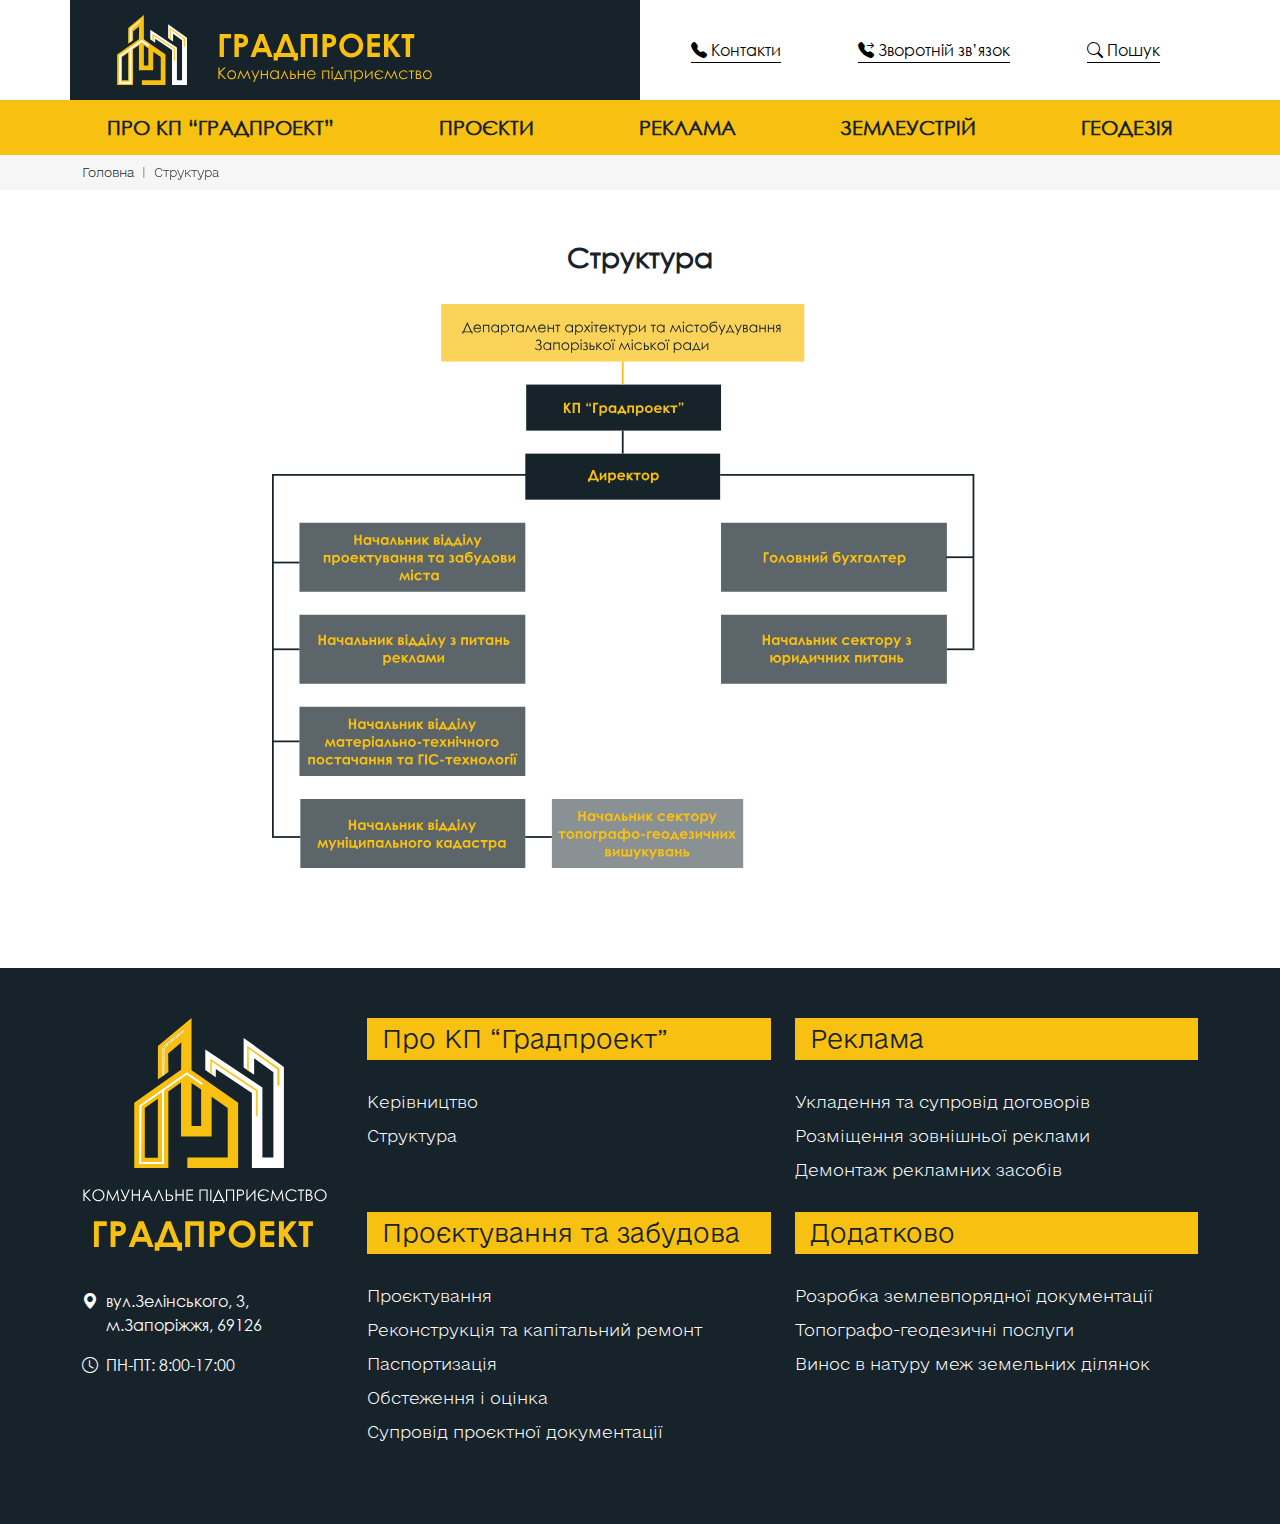
<file: docs/structure.html>
<!DOCTYPE html>
<html lang="en">

<head>
    <meta charset="UTF-8">
    <meta name="viewport" content="width=device-width, initial-scale=1.0">
    <title>Структура</title>
    <link rel="stylesheet" href="https://cdn.jsdelivr.net/npm/bootstrap-icons@1.11.1/font/bootstrap-icons.css">
    <link rel="stylesheet" href="../css/bootstrap.css">
    <link rel="stylesheet" href="../css/style.css">
    <link rel="stylesheet" href="../css/components.css">
    <link rel="stylesheet" href="../css/xs.css">
    <link rel="stylesheet" href="../css/sm.css">
    <link rel="stylesheet" href="../css/md.css">
    <link rel="stylesheet" href="../css/lg.css">
    <link rel="stylesheet" href="../css/xl.css">
</head>

<body>
    <div id="wrapper">
        <header>
            <div class="container top-header">
                <div class="row">
                    <div class="col-12 col-lg-6 logotype">
                        <img src="../images/logotype.svg" alt="">
                    </div>
                    <div class="about-menu col-12 col-lg-6 my-auto">
                        <div class="about-menu d-flex justify-content-around">
                            <a href="#">
                                <i class="bi bi-telephone-fill"></i> <span>Контакти</span>
                            </a>
                            <a href="#">
                                <i class="bi bi-telephone-forward-fill"></i> <span>Зворотній зв’язок</span>
                            </a>
                            <a data-bs-toggle="collapse" href="#collapseSearch" role="button" aria-expanded="false" aria-controls="collapseSearch">
                                <i class="bi bi-search"></i> <span>Пошук</span>
                            </a>
                        </div>
                    </div>
                </div>
            </div>
            <nav d="primary-menu" class="primary-menu navbar navbar-expand-lg">
                <div class="container">
                    <button class="mobile-toggler-menu navbar-toggler mx-auto" type="button" data-bs-toggle="collapse" data-bs-target="#mobileMenu" aria-controls="mobileMenu" aria-expanded="false"><i class="bi bi-list"></i></button>
                    <div class="collapse navbar-collapse" id="mobileMenu">
                        <div><a class="nav-link" href="#">ПРО КП “ГРАДПРОЕКТ”</a></div>
                        <div><a class="nav-link" href="#">ПРОЄКТИ</a></div>
                        <div><a class="nav-link" href="#">РЕКЛАМА</a></div>
                        <div><a class="nav-link" href="#">ЗЕМЛЕУСТРІЙ</a></div>
                        <div><a class="nav-link" href="#">ГЕОДЕЗІЯ</a></div>
                    </div>
                </div>
            </nav>
            <div class="collapse bg-body-secondary" id="collapseSearch">
                <div class="container">
                    <div class="row">
                        <form action="" class="d-flex col-12 py-3">
                            <div class="w-100 me-3">
                                <input type="text" class="form-control input-field" placeholder="Що шукаємо?">
                            </div>
                            <div class="my-auto">
                                <button class="btn-search" type="button"><i class="bi bi-search"></i></button>
                            </div>
                            <div class="my-auto ms-3">
                                <a class="btn-default" data-bs-toggle="collapse" href="#collapseSearch" role="button" aria-expanded="false" aria-controls="collapseSearch">
                                    <i class="bi bi-x-lg"></i>
                                </a>
                            </div>
                        </form>
                    </div>
                </div>
            </div>
        </header>
        <main>
            <div class="breadcrumbs py-2">
                <div class="container">
                    <div class="row">
                        <nav style="--bs-breadcrumb-divider: '|';" aria-label="breadcrumb" class="my-auto">
                            <ol class="breadcrumb my-auto">
                                <li class="breadcrumb-item"><a href="#">Головна</a></li>
                                <li class="breadcrumb-item active" aria-current="page">Структура</li>
                            </ol>
                        </nav>
                    </div>
                </div>
            </div>
            <div class="container">
                <div class="row">
                    <div class="category-sidebar col-12 col-lg-3">

                    </div>
                    <div class="category-main col-12 col-lg-8 offset-lg-2">
                        <h1 class="category-title text-center">Структура</h1>
                        <img src="../images/st.svg" alt="" class="w-100">
                    </div>
                </div>
            </div>
        </main>
        <footer class="footer" id="footer">
            <div class="container">
                <div class="row">
                    <div class="col-12 col-sm-12 col-md-12 col-lg-3 footer-logotype">
                        <img src="../images/footer-logotype.svg" alt="">
                        <div class="footer-about-list">
                            <div class="d-flex mb-3">
                                <div class="text-white">
                                    <i class="bi bi-geo-alt-fill" style="width: 50px;"></i>
                                </div>
                                <div class="ms-2 text-white">вул.Зелінського, 3, <br>м.Запоріжжя, 69126</div>
                            </div>
                            <div class="d-flex">
                                <div class="text-white"><i class="bi bi-clock" style="width: 50px;"></i></div>
                                <div class="ms-2 text-white">ПН-ПТ: 8:00-17:00</div>
                            </div>
                        </div>
                    </div>
                    <div class="col-12 col-md-12 col-lg-9">
                        <div class="row">
                            <div class="col-12  col-md-6 col-lg-6">
                                <div class="footer-menu">
                                    <div class="footer-menu-title">Про КП “Градпроект”</div>
                                    <ul class="footer-menu-list">
                                        <li><a href="#">Керівництво</a></li>
                                        <li><a href="#">Структура</a></li>
                                    </ul>
                                </div>
                            </div>
                            <div class="col-12 col-md-6 col-lg-6">
                                <div class="footer-menu">
                                    <div class="footer-menu-title">Реклама</div>
                                    <ul class="footer-menu-list">
                                        <li><a href="#">Укладення та супровід договорів</a></li>
                                        <li><a href="#">Розміщення зовнішньої реклами</a></li>
                                        <li><a href="#">Демонтаж рекламних засобів </a></li>
                                    </ul>
                                </div>
                            </div>
                            <div class="col-12 col-md-6 col-lg-6">
                                <div class="footer-menu">
                                    <div class="footer-menu-title">Проєктування та забудова</div>
                                    <ul class="footer-menu-list">
                                        <li><a href="#">Проєктування</a></li>
                                        <li><a href="#">Реконструкція та капітальний ремонт</a></li>
                                        <li><a href="#">Паспортизація</a></li>
                                        <li><a href="#">Обстеження і оцінка</a></li>
                                        <li><a href="#">Супровід проєктної документації</a></li>
                                    </ul>
                                </div>
                            </div>
                            <div class="col-12 col-md-6 col-lg-6">
                                <div class="footer-menu">
                                    <div class="footer-menu-title">Додатково</div>
                                    <ul class="footer-menu-list">
                                        <li><a href="#">Розробка землевпорядної документації</a></li>
                                        <li><a href="#">Топографо-геодезичні послуги</a></li>
                                        <li><a href="#">Винос в натуру меж земельних ділянок</a></li>
                                    </ul>
                                </div>
                            </div>
                        </div>
                    </div>
                </div>
            </div>
        </footer>
    </div>
    <script src="https://ajax.googleapis.com/ajax/libs/jquery/3.7.1/jquery.min.js"></script>
    <script src="https://cdn.jsdelivr.net/npm/bootstrap@5.3.2/dist/js/bootstrap.bundle.min.js" integrity="sha384-C6RzsynM9kWDrMNeT87bh95OGNyZPhcTNXj1NW7RuBCsyN/o0jlpcV8Qyq46cDfL" crossorigin="anonymous"></script>
    <script src="../js/main.js"></script>
</body>

</html>
</file>
<file: css/style.css>
@font-face {
    font-family: "Century Gothic";
    src: url("../font/Century_Gothic.ttf") format("opentype");
    font-style: normal;
    font-weight: 400;
}

@font-face {
    font-family: 'Gothic';
    src: url("../font/GOTHIC.TTF") format("truetype");
}

@font-face {
    font-family: "Ukraine Thin";
    src: url("../font/e-Ukraine-Thin.otf") format("opentype");
    font-style: normal;
    font-weight: 100;
}

@font-face {
    font-family: "Ukraine Ultra";
    src: url("../font/e-Ukraine-UltraLight.otf") format("opentype");
    font-style: normal;
    font-weight: 200;
}

@font-face {
    font-family: "Ukraine Light";
    src: url("../font/e-Ukraine-Light.otf") format("opentype");
    font-style: normal;
    font-weight: 300;
}

@font-face {
    font-family: "Ukraine";
    src: url("../font/e-Ukraine-Regular.otf") format("opentype");
    font-style: normal;
    font-weight: 400;
}

@font-face {
    font-family: "Ukraine Medium";
    src: url("../font/e-Ukraine-Medium.otf") format("opentype");
    font-style: normal;
    font-weight: 500;
}

@font-face {
    font-family: "Ukraine Bold";
    src: url("../font/e-Ukraine-Bold.otf") format("opentype");
    font-style: normal;
    font-weight: 600;
}

a {
    text-decoration: none;
}

ul {
    list-style: none;
    padding: 0;
}

p {
    margin-bottom: 0;
}

html {
    height: 100%;
}

body {
    background-color: #FFFFFF;
    font-family: 'Gothic';
}

#wrapper {
    overflow: hidden !important;
}

.logotype {
    background-color: #16232B;
}

.logotype img {
    display: block;
    padding: 15px 35px;
}

.about-menu a {
    color: #000;
    font-size: 16px;
    font-style: normal;
    font-weight: 400;
    display: block;
    border-bottom: 1px solid #000000;
}

.navbar {
    padding: 0;
}

.primary-menu {
    background-color: #F8C011;
}


/* .navbar-expand-lg .navbar-collapse {
    display: flex !important;
    flex-basis: auto;
    justify-content: space-between;
} */

.primary-menu a {
    color: #16232B;
    font-size: 20px;
    font-style: normal;
    font-weight: 700;
    line-height: 126%;
    padding: 15px 25px;
}

.primary-menu a:hover {
    background-color: #FFFFFF;
}

.navbar-expand-lg .navbar-collapse {
    justify-content: space-between;
}

.page-title {
    color: #16232B;
    font-family: "Ukraine";
    font-size: 30px;
    line-height: 45px;
    text-align: center;
    margin: 50px 0 60px;
}


/**
 * scrolltop
 */

a#scrolltop {
    position: fixed;
    font-size: 18px;
    bottom: 50px;
    right: 50px;
    display: none;
    color: #16232B;
    padding: 5px 10px;
    font-size: 22px;
    /* background-color: #F8C011; */
    background-color: rgba(248, 192, 17, 0.5);
    font-weight: 700;
}

a#scrolltop:hover,
a#scrolltop:focus {
    color: #000000;
    background-color: rgba(248, 192, 17, 1);
}


/**
 * breadcrumbs
 */

.breadcrumbs {
    background-color: #F6F6F6;
    font-size: 12px;
    margin-bottom: 50px;
}

.breadcrumb-item a,
.breadcrumb-item.active {
    font-family: "Ukraine Thin";
    color: #16232B;
}

.breadcrumb-item.active {
    opacity: 0.9;
}

.home-title {
    color: #16232B;
    font-size: 30px;
    font-style: normal;
    font-weight: 400;
    line-height: 150%;
    margin-bottom: 30px;
    /* 45px */
}

#about-info {
    margin: 125px 0;
}

.about-info-number {
    color: #F8C011;
    font-size: 96px;
    font-style: normal;
    font-weight: 700;
    line-height: 144px;
}

.about-info-title {
    color: #F8C011;
    font-size: 24px;
    font-style: normal;
    font-weight: 700;
    line-height: 36px;
    margin: 20px 0 25px;
    min-height: 72px;
}

.about-info-text {
    font-family: "Ukraine Ultra";
    color: #16232B;
    font-size: 18px;
    font-style: normal;
    font-weight: 200;
    line-height: 27px;
}


/**
 * FOOTER
 */

.footer {
    background-color: #16232B;
    padding: 50px 0;
    margin-top: 80px;
}

.footer-about-list {
    margin-top: 30px;
}

.footer-about-list-item {
    color: #FFF;
    font-size: 16px;
    font-style: normal;
    font-weight: 200;
    font-family: "Ukraine Ultra";
    margin-bottom: 25px;
}

.footer-menu {
    margin-bottom: 30px;
}

.footer-menu-title {
    background-color: #F8C011;
    color: #16232B;
    font-size: 24px;
    padding: 3px 15px;
    margin-bottom: 30px;
    font-family: "Ukraine Ultra";
}

.footer-menu-list li {
    margin-bottom: 10px;
}

.footer-menu-list li a {
    font-family: "Ukraine Thin";
    color: #FFF;
    font-size: 16px;
}

.footer-menu-list li a:hover,
.footer-menu-list li a:focus {
    color: #F8C011;
}


/**
 * NEWS
 */

.news-title {
    background-color: rgba(248, 192, 17, 0.70);
    margin-top: 60px;
    margin-bottom: 25px;
    color: #16232B;
    font-size: 30px;
    padding: 5px 15px;
}

.new-card-box {
    margin-bottom: 50px;
}

.new-card,
.new-card-odd {
    position: relative;
}

.new-card-image,
.new-card-odd>new-card-image {
    position: relative;
}

.new-card-image img,
.new-card-odd>.new-card-image img {
    width: 80%;
    height: auto;
    margin-left: 10%;
}

.new-card-time {
    position: absolute;
    top: 0;
    left: 10%;
    background-color: #16232B;
    color: #FFFFFF;
    font-size: 14px;
    font-style: italic;
    font-family: "Ukraine Ultra";
    line-height: 140%;
    padding: 2px 35px;
}

.new-card-odd .new-card-time {
    position: absolute;
    top: 0;
    left: 10%;
    background-color: rgba(248, 192, 17, 0.70);
    color: #16232B;
    font-size: 14px;
    font-style: italic;
    font-family: "Ukraine Ultra";
    line-height: 140%;
    padding: 2px 35px;
}

.new-card-text {
    background-color: rgba(22, 35, 43, 0.70);
    padding: 15px;
    position: relative;
    top: -20px;
}

.new-card-odd .new-card-text {
    background-color: rgba(248, 192, 17, 0.70);
}

.new-card-text a {
    color: #FFFFFF;
    font-size: 18px;
    font-family: "Ukraine Ultra";
    line-height: 25px;
    margin-bottom: 10px;
    display: block;
}

.new-card-odd .new-card-text a {
    color: #16232B;
}

.new-card-text p {
    color: #FFFFFF;
    font-size: 14px;
    font-family: "Ukraine Ultra";
    line-height: 19px;
}

.new-card-odd .new-card-text p {
    color: #16232B;
}

.more-news {
    margin-bottom: 50px;
}

button.btn-more-news {
    color: #16232B;
    font-family: "Ukraine Ultra";
    font-size: 16px;
    line-height: 22px;
    padding: 15px 80px;
    background-color: #FFFFFF;
    text-transform: uppercase;
}


/**
 * NEW (POST)
 */

.new-title {
    margin-top: 60px;
    margin-bottom: 30px;
    color: #16232B;
    font-family: "Ukraine Bold";
    font-size: 32px;
    line-height: 40PX;
}

.new-time {
    color: #16232B;
    font-family: "Ukraine Thin";
    font-size: 14px;
    font-style: italic;
    line-height: 19px;
    margin-bottom: 20px;
}

.new-text p {
    margin-bottom: 15px;
    color: #16232B;
    text-align: justify;
    font-family: "Ukraine Thin";
    font-size: 16px;
    line-height: 24px;
}

.new-text img {
    width: 100%;
    height: auto;
    margin: 30px 0;
}

.new-published {
    margin: 40px 0 75px;
    color: #16232B;
    font-family: "Ukraine Thin";
    font-size: 14px;
    font-style: italic;
}

.owl-carousel .owl-item {
    transform: scale(0.8);
}

.owl-carousel .owl-item.active.center {
    transform: scale(1.2);
}

.owl-carousel .owl-nav button.owl-prev,
.owl-carousel .owl-nav button.owl-next {
    position: absolute;
    background-color: rgba(248, 192, 17, 0.7);
    display: block;
    width: 41px;
    height: 60px;
    font-size: 15px;
    color: #ffffff;
}

.owl-carousel .owl-nav button.owl-prev {
    left: 35px;
    top: 50%;
    margin-top: -30px;
}

.owl-carousel .owl-nav button.owl-next {
    right: 35px;
    top: 50%;
    margin-top: -30px;
}

.owl-carousel .owl-nav button.owl-prev:hover,
.owl-carousel .owl-nav button.owl-next:hover {
    background-color: rgba(248, 192, 17, 1);
}


/**
 * 404
 */

.error-not-found {
    margin: 80px 0 150px;
}

.error-code {
    color: #DCDCDD;
    font-size: 128px;
    font-family: "Ukraine Bold";
    margin-bottom: 20px;
}

.error-title {
    color: #343436;
    font-size: 32px;
    font-family: "Ukraine Ultra";
    margin-bottom: 30px;
}

.error-text {
    color: #16232B;
    font-size: 16px;
    font-family: "Ukraine Ultra";
    line-height: 24px;
    margin-bottom: 25px;
}

.error-text a {
    color: #F8C011;
    font-size: 16px;
}


/**
 * CONTACTS
 */

.contact-box {
    background-color: #F8C011;
    padding: 40px;
    margin-bottom: 0px;
}

.contact-block {
    margin-bottom: 20px;
}

.contact-block-header {
    color: #16232B;
    font-family: "Ukraine Ultra";
    font-size: 22px;
    position: relative;
    margin-bottom: 25px;
}

.contact-block-header:after {
    content: '';
    position: absolute;
    width: 70%;
    height: 2px;
    left: -40px;
    bottom: -6px;
    background-color: #FFFFFF;
}

.contact-block-body {
    margin-bottom: 10px;
    color: #FFFFFF;
    font-family: "Ukraine Ultra";
}


/**
 * DEPARTMENTS
 */

.department-title {
    color: #16232B;
    font-family: "Ukraine Ultra";
    font-size: 30px;
    margin: 30px 0;
    border-bottom: 2px solid #16232B;
}

.department-title,
.department-second-title {
    color: #16232B;
    font-family: "Ukraine Ultra";
    font-size: 30px;
    margin: 30px 0;
    border-bottom: 2px solid #16232B;
    padding-bottom: 3px;
}

.department-second-title {
    font-size: 28px;
}

.department-person-box-image {
    background-color: rgba(248, 192, 17, 0.70);
    padding: 20px 10px 10px;
}

.department-person-box-image img {
    display: block;
    margin: 0 auto;
}

.department-person-box-name {
    background-color: rgba(248, 192, 17, 0.70);
    color: #16232B;
    font-family: "Ukraine Bold";
    font-size: 20px;
    line-height: 25px;
    padding: 0px 20px 10px;
    margin-bottom: 10px;
}

.department-person-box-post {
    background-color: rgba(248, 192, 17, 0.50);
    color: #16232B;
    font-family: "Ukraine Thin";
    font-size: 16px;
    line-height: 22px;
    padding: 5px 20px 8px;
    position: relative;
}

.department-person-box-post:before {
    content: '';
    position: absolute;
    top: 0;
    left: -500px;
    width: 500px;
    height: 100%;
    background-color: rgba(248, 192, 17, 0.50);
}

.department-text h2 {
    color: #16232B;
    font-family: "Ukraine Bold";
    font-size: 28px;
    line-height: 35px;
    margin-bottom: 35px;
}

.department-text p {
    font-family: "Ukraine Thin";
    color: #16232B;
    text-align: justify;
    font-size: 16px;
    line-height: 20px;
    margin-bottom: 25px;
}


/**
 * department-card-project
 */

.department-card-project {
    margin-bottom: 40px;
}

.department-card-project-image {
    overflow: hidden;
}

.department-card-project-image {
    min-height: 310px;
    height: 310px;
}

.department-card-project-title {
    font-family: 'Gothic';
    background-color: rgba(22, 35, 43, 0.70);
    color: #FFF;
    font-size: 16px;
    padding: 10px 13px;
    border-bottom: 2px solid #ffffff;
}

.department-card-project-text {
    font-family: 'Gothic';
    background-color: rgba(22, 35, 43, 0.70);
    color: #FFF;
    padding-bottom: 15px;
}

.department-card-project-text p {
    font-size: 13px;
    padding: 5px 13px;
    margin-bottom: 10px;
}

.department-card-project a {
    background-color: #16232B;
    color: #FFFFFF;
    font-size: 12px;
    padding: 5px 15px;
}


/**
 * PROJECTS
 */


/**
  * PORJECT
  */

.project-box {
    position: relative;
    margin-bottom: 55px;
}

.project-box img {
    width: 100%;
    height: auto;
}

.project-box-title {
    position: absolute;
    left: 0;
    top: 0;
    background: rgba(248, 192, 17, 0.70);
    padding: 10px 20px;
}

.project-box-title h1 {
    color: #FFF;
    font-size: 40px;
    font-style: normal;
    font-weight: 700;
    line-height: 126%;
    margin-bottom: 25px;
    text-transform: uppercase;
}

.project-box-title p {
    color: #FFF;
    font-size: 20px;
    font-style: normal;
    font-weight: 700;
    line-height: 126%;
}

.project-box-text h1,
.project-box-text h2,
.project-box-text h3,
.project-box-text h4,
.project-box-text h5,
.project-box-text h6 {
    color: #16232B;
    font-size: 24px;
    font-style: normal;
    font-weight: 700;
    line-height: 126%;
    text-transform: uppercase;
    margin-bottom: 50px;
}

.project-box-text a {
    color: #F8C011;
    text-decoration: underline;
}

.project-box-text p {
    margin-bottom: 20px;
    color: #16232B;
    text-align: justify;
    font-size: 16px;
    font-style: normal;
    font-weight: 400;
    line-height: 24px;
    /* 150% */
}


/**
 * search
 */

.searching-box {
    margin-bottom: 35px;
}

.searching-box a.searching-box-name {
    font-size: 18px;
    font-weight: 600;
    color: #16232B;
    margin-bottom: 10px;
    display: block;
}

.searching-box a.searching-box-name:hover,
.searching-box a.searching-box-name:focus {
    color: #F8C011;
}

.searching-box p {
    font-style: italic;
}


/**
 * category
 */

.category-sidebar {}

.category-nav li a {
    display: block;
    background: #FFF;
    box-shadow: 0px 2px 5px 0px rgba(0, 0, 0, 0.20);
    color: #16232B;
    font-family: "Gothic";
    font-size: 16px;
    font-style: normal;
    font-weight: 400;
    line-height: 122%;
    margin-bottom: 15px;
    padding: 15px 45px;
}

.category-nav li a:hover,
.category-nav li a:focus {
    box-shadow: 0px 3px 7px 0px rgba(0, 0, 0, 0.20);
}


/* .active-bg {
    position: absolute;
    height: 100%;
    width: 600px;
    left: -600px;
    top: 0;
    background-color: rgba(248, 192, 17, 0.3);
} */

.category-nav li a.active {
    color: #F8C011;
    font-weight: 600;
}

.category-title {
    color: #16232B;
    font-size: 28px;
    font-style: normal;
    font-weight: 700;
    margin-bottom: 30px;
    font-family: "Gothic";
}

.category-main p {
    margin-bottom: 15px;
}

.category-main a {
    color: #F8C011;
}

.category-main img {
    margin: 20px auto;
    width: auto;
    display: block;
}


/**
 * persons
 */

.persons-sidebar {}

.persons-nav li a {
    display: block;
    background: #FFF;
    box-shadow: 0px 2px 5px 0px rgba(0, 0, 0, 0.20);
    color: #16232B;
    font-family: "Gothic";
    font-size: 16px;
    font-style: normal;
    font-weight: 400;
    line-height: 122%;
    margin-bottom: 15px;
    padding: 22px 45px;
    text-align: center;
}

.persons-nav li a:hover,
.persons-nav li a:focus {
    box-shadow: 0px 3px 7px 0px rgba(0, 0, 0, 0.20);
}


/* .active-bg {
    position: absolute;
    height: 100%;
    width: 600px;
    left: -600px;
    top: 0;
    background-color: rgba(248, 192, 17, 0.3);
} */

.persons-nav li a.active {
    color: #F8C011;
    font-weight: 600;
}

.persons-title {
    color: #16232B;
    font-size: 28px;
    font-weight: 700;
    font-family: "Gothic";
    position: absolute;
    background-color: #F8C011;
    right: 0;
    top: 15px;
    padding: 13px 20px;
}

.persons-text-about p {
    margin-bottom: 15px;
}

.persons-image-about img {
    width: 100%;
}

.persons-text-about a {
    color: #F8C011;
    font-weight: 600;
    text-decoration: underline;
}

.persons-text-about {
    margin-top: 90px;
}

.persons-box {
    margin-bottom: 50px;
}

.persons-box img {
    padding: 3px;
    border: 1px solid #dddddd;
    margin-bottom: 15px;
    width: 230px;
}

.persons-box a {
    font-weight: 600;
    color: #16232B;
    margin-bottom: 5px;
    font-size: 18px;
}

.persons-post {
    font-size: 16px;
    margin-bottom: 10px;
    color: #777777;
}

.persons-phone i {
    font-size: 20px;
}

.persons-box:hover img {
    border: 1px solid #F8C011;
}


/**
 * projects
 */

.projects-box {
    margin-bottom: 60px;
    position: relative;
}

.projects-box-image {
    height: 450px;
    overflow: hidden;
}

.projects-box img {
    width: 100%;
    transition: all 0.4s;
}

.projects-box:hover img {
    transform: scale(1.05)
}

.projects-box-status {
    position: absolute;
    left: 0px;
    top: 15px;
    background-color: #F8C011;
    padding: 7px 25px;
    color: #16232B;
}

.projects-box a {
    display: block;
    text-align: center;
    margin: 15px 0;
    font-weight: 600;
    font-size: 20px;
    color: #16232B;
}

.projects-box a:focus,
.projects-box a:hover {
    color: #F8C011;
}

.projects-box p {
    color: #555555;
    text-align: center;
}
</file>
<file: css/components.css>
.form-control:focus {
    color: var(--bs-body-color);
    background-color: #FFFFFF;
    border-color: transparent;
    outline: 0;
    box-shadow: 0 0 0 0 !important;
}

input.input-field {
    border: 1px solid #DCDCDD;
    height: 48px;
    padding: 5px 20px;
    color: #000000;
    border-radius: 0 !important;
}

textarea.text-field {
    border: 1px solid #DCDCDD;
    min-height: 150px !important;
    max-height: 300px;
    padding: 5px 20px;
    color: #000000;
    border-radius: 0 !important;
}

input.input-field:focus,
textarea.text-field:focus {
    border: 1px solid #F8C011;
}

.btn-primary {
    background-color: #F8C011;
    color: #FFFFFF;
    border-color: #F8C011;
    border-radius: 0 !important;
}

.btn-default,
.btn-search {
    background-color: transparent;
    border: 0;
    box-shadow: none;
    color: #777777;
    font-size: 22px;
}

.btn-default:hover,
.btn-default:focus,
.btn-search:hover,
.btn-search:focus {
    color: #16232B;
}

.btn-feedback {
    text-transform: uppercase;
    padding: 10px 25px;
    letter-spacing: 1px;
    font-weight: 600;
}

.input-file-upload {
    display: inline-block;
    position: absolute;
    width: 0;
}

label.btn-file-upload {
    font-weight: 400;
    font-size: 16px;
    line-height: 24px;
    color: #525055;
    cursor: pointer;
}

label.btn-file-upload i {
    font-size: 24px;
    color: rgba(248, 192, 17, 1);
}


/**
 * pagination
 */

.pagination li {
    margin-right: 15px;
}

.page-item:first-child .page-link {
    border-top-left-radius: 0;
    border-bottom-left-radius: 0;
}

.page-item:last-child .page-link {
    border-top-right-radius: 0;
    border-bottom-right-radius: 0;
}

.page-link.active,
.active>.page-link {
    z-index: 3;
    color: #F8C011;
    background-color: #16232B;
    border-color: #16232B;
}

.page-link {
    position: relative;
    display: block;
    padding: 12px 24px;
    font-size: 18px;
    font-weight: 600;
    color: #16232B;
    text-decoration: none;
    background-color: #F8C011;
    border: 1px solid #F8C011;
}

.page-link:hover {
    z-index: 2;
    color: #F8C011;
    background-color: #16232B;
    border-color: #16232B;
}
</file>
<file: css/xs.css>
@media (min-width: 240px) and (max-width:575px) {
    .logotype {
        background-color: #16232B;
    }
    .logotype img {
        display: block;
        padding: 10px;
        width: 100%;
    }
    .primary-menu a {
        text-align: center;
        display: block;
    }
    .about-menu {
        margin: 25px 0;
    }
    .about-menu a span {
        display: none;
    }
    .about-menu a {
        font-size: 20px;
        border-bottom: transparent;
    }
    .navbar-toggler {
        margin: 10px 0;
    }
    button.mobile-toggler-menu {
        font-size: 32px;
        color: #16232B;
        border: 1px solid #16232B;
    }
    /**
     * 404
     */
    .error-not-found {
        margin: 30px 0 0px;
    }
    .error-code {
        color: #DCDCDD;
        font-size: 128px;
        font-family: "Ukraine Bold";
        margin-bottom: 0px;
    }
    .error-title {
        color: #343436;
        font-size: 32px;
        font-family: "Ukraine Ultra";
        margin-bottom: 25px;
    }
    .error-text {
        color: #16232B;
        font-size: 16px;
        font-family: "Ukraine Ultra";
        line-height: 24px;
        margin-bottom: 15px;
    }
    /**
     * footer
     */
    .footer {
        background-color: #16232B;
        padding: 50px 0;
        margin-top: 50px;
    }
    .footer-logotype {
        text-align: center;
    }
    .footer-about-list {
        display: table;
        margin: 30px auto;
    }
    .footer-menu {
        margin-bottom: 40px;
    }
    .footer-menu-title {
        background-color: #F8C011;
        color: #16232B;
        font-size: 20px;
        padding: 3px 10px;
        margin-bottom: 10px;
        font-family: "Ukraine Ultra";
    }
    /**
     * contacts
     */
    .contact-box {
        background-color: #F8C011;
        padding: 40px;
        margin-bottom: 0px;
    }
    /**
     * breadcrumbs
     */
    .breadcrumbs {
        display: none;
    }
    /**
     * project
     */
    .project-box {
        position: relative;
        margin-bottom: 50px;
        margin-top: 50px;
    }
    .project-box-title {
        position: relative;
        padding: 10px 20px;
    }
    .project-box-title h1 {
        font-size: 28px;
        margin-bottom: 5px;
    }
    .project-box-title p {
        color: #FFF;
        font-size: 18px;
        font-weight: 400;
    }
    /**
             * department pages
             */
    .department-person-box-post {
        position: static;
        margin-bottom: 25px;
    }
    .department-text h2 {
        color: #16232B;
        font-family: "Ukraine Bold";
        font-size: 24px;
        line-height: 35px;
        margin-bottom: 15px;
    }
    .department-card-project-image {
        min-height: 310px;
        height: 310px;
    }
    .department-card-project-image img {
        width: 100%;
    }
    /**
     * feedback
     */
    .ff-uploads {
        margin-bottom: 45px;
    }
    /**
         * category
         */
    .category-sidebar {
        margin: 40px 0 25px;
    }
    /**
             * persons
             */
    .persons-sidebar {
        margin: 40px 0 25px;
    }
    .persons-text-about {
        margin-top: 50px;
    }
    .persons-box a {
        text-align: center;
    }
    .persons-post {
        text-align: center;
    }
    .persons-phone {
        text-align: center;
    }
    /**
        * projects
        */
    .projects-box-image {
        height: 250px;
        overflow: hidden;
    }
}
</file>
<file: css/sm.css>
@media (min-width: 576px) and (max-width:767px) {
    .about-menu span {
        display: none;
    }
    .logotype {
        background-color: #16232B;
    }
    .logotype img {
        display: block;
        padding: 10px;
        width: 100%;
    }
    .primary-menu a {
        text-align: center;
        display: block;
    }
    .about-menu {
        margin: 25px 0;
    }
    .about-menu a span {
        display: none;
    }
    .about-menu a {
        font-size: 20px;
        border-bottom: transparent;
    }
    .navbar-toggler {
        margin: 10px 0;
    }
    button.mobile-toggler-menu {
        font-size: 32px;
        color: #16232B;
        border: 1px solid #16232B;
    }
    /**
         * 404
         */
    .error-not-found {
        margin: 30px 0 50px;
    }
    .error-code {
        color: #DCDCDD;
        font-size: 128px;
        font-family: "Ukraine Bold";
        margin-bottom: 0px;
    }
    .error-title {
        color: #343436;
        font-size: 32px;
        font-family: "Ukraine Ultra";
        margin-bottom: 25px;
    }
    .error-text {
        color: #16232B;
        font-size: 16px;
        font-family: "Ukraine Ultra";
        line-height: 24px;
        margin-bottom: 15px;
    }
    /**
         * footer
         */
    .footer {
        background-color: #16232B;
        padding: 50px 0;
        margin-top: 50px;
    }
    .footer-logotype {
        text-align: center;
    }
    .footer-logotype img {
        width: 50%;
        margin: 0 25%;
    }
    .footer-about-list {
        display: table;
        margin: 30px auto;
    }
    .footer-menu {
        margin-bottom: 40px;
    }
    .footer-menu-title {
        background-color: #F8C011;
        color: #16232B;
        font-size: 20px;
        padding: 3px 10px;
        margin-bottom: 10px;
        font-family: "Ukraine Ultra";
    }
    /**
         * breadcrumbs
         */
    .breadcrumbs {
        display: none;
    }
    /**
         * project
         */
    .project-box {
        position: relative;
        margin-bottom: 50px;
        margin-top: 50px;
    }
    .project-box-title {
        position: relative;
        padding: 10px 20px;
    }
    .project-box-title h1 {
        font-size: 28px;
        margin-bottom: 5px;
    }
    .project-box-title p {
        color: #FFF;
        font-size: 18px;
        font-weight: 400;
    }
    /**
         * department pages
         */
    .department-person-box-post {
        position: static;
        margin-bottom: 25px;
    }
    .department-text h2 {
        color: #16232B;
        font-family: "Ukraine Bold";
        font-size: 24px;
        line-height: 35px;
        margin-bottom: 15px;
    }
    /**
         * feedback
         */
    .ff-uploads {
        margin-bottom: 45px;
    }
    /**
         * category
         */
    .category-sidebar {
        margin: 40px 0 25px;
    }
    /**
         * persons
         */
    .persons-sidebar {
        margin: 40px 0 25px;
    }
    .persons-box a {
        text-align: center;
    }
    .persons-post {
        text-align: center;
    }
    .persons-phone {
        text-align: center;
    }
    /**
    * projects
    */
    .projects-box-image {
        height: 320px;
        overflow: hidden;
    }
}
</file>
<file: css/md.css>
@media (min-width: 768px) and (max-width:991px) {
    .about-menu span {
        display: none;
    }
    .logotype {
        background-color: #16232B;
    }
    .logotype img {
        display: block;
        padding: 20px 0;
        width: 60%;
        margin: 0 20%;
    }
    .primary-menu a {
        text-align: center;
        display: block;
    }
    .about-menu {
        margin: 25px 0;
    }
    .about-menu a span {
        display: none;
    }
    .about-menu a {
        font-size: 20px;
        border-bottom: transparent;
    }
    .navbar-toggler {
        margin: 10px 0;
    }
    button.mobile-toggler-menu {
        font-size: 32px;
        color: #16232B;
        border: 1px solid #16232B;
    }
    /**
         * 404
         */
    .error-not-found {
        margin: 50px 0 80px;
    }
    .error-code {
        color: #DCDCDD;
        font-size: 128px;
        font-family: "Ukraine Bold";
        margin-bottom: 0px;
    }
    .error-title {
        color: #343436;
        font-size: 32px;
        font-family: "Ukraine Ultra";
        margin-bottom: 25px;
    }
    .error-text {
        color: #16232B;
        font-size: 16px;
        font-family: "Ukraine Ultra";
        line-height: 24px;
        margin-bottom: 15px;
    }
    /**
         * footer
         */
    .footer {
        background-color: #16232B;
        padding: 50px 0;
        margin-top: 50px;
    }
    .footer-logotype {
        text-align: center;
    }
    .footer-about-list {
        display: table;
        margin: 30px auto;
    }
    .footer-menu {
        margin-bottom: 40px;
    }
    .footer-menu-title {
        background-color: #F8C011;
        color: #16232B;
        font-size: 20px;
        padding: 3px 10px;
        margin-bottom: 10px;
        font-family: "Ukraine Ultra";
    }
    /**
     * department pages
     */
    .department-person-box-post {
        position: static;
        margin-bottom: 25px;
    }
    /**
         * feedback
         */
    .ff-uploads {
        margin-bottom: 45px;
    }
    /**
     * persons
     */
    .persons-sidebar {}
    .persons-nav li a {
        display: block;
        background: #FFF;
        box-shadow: 0px 2px 5px 0px rgba(0, 0, 0, 0.20);
        color: #16232B;
        font-family: "Gothic";
        font-size: 16px;
        font-style: normal;
        font-weight: 400;
        line-height: 122%;
        margin-bottom: 15px;
        padding: 22px 45px;
        text-align: center;
    }
    .persons-nav li a:hover,
    .persons-nav li a:focus {
        box-shadow: 0px 3px 7px 0px rgba(0, 0, 0, 0.20);
    }
    /* .active-bg {
        position: absolute;
        height: 100%;
        width: 600px;
        left: -600px;
        top: 0;
        background-color: rgba(248, 192, 17, 0.3);
    } */
    .persons-nav li a.active {
        color: #F8C011;
        font-weight: 600;
    }
    .persons-title {
        color: #16232B;
        font-size: 28px;
        font-weight: 700;
        font-family: "Gothic";
        position: absolute;
        background-color: #F8C011;
        right: 0;
        top: 15px;
        padding: 13px 20px;
    }
    .persons-text-about p {
        margin-bottom: 15px;
    }
    .persons-image-about img {
        width: auto;
        max-height: 360px;
    }
    .persons-text-about a {
        color: #F8C011;
        font-weight: 600;
        text-decoration: underline;
    }
    .persons-text-about {
        margin-top: 50px;
    }
    .persons-box {
        margin-bottom: 50px;
    }
    .persons-box img {
        padding: 3px;
        border: 1px solid #dddddd;
        margin-bottom: 15px;
        width: 230px;
    }
    .persons-box a {
        font-weight: 600;
        color: #16232B;
        margin-bottom: 5px;
        font-size: 18px;
    }
    .persons-post {
        font-size: 16px;
        margin-bottom: 10px;
        color: #777777;
    }
    .persons-phone i {
        font-size: 20px;
    }
    .persons-box:hover img {
        border: 1px solid #F8C011;
    }
    /**
         * projects
         */
    .projects-box {
        margin-bottom: 60px;
        position: relative;
    }
    .projects-box-image {
        height: 240px;
        overflow: hidden;
    }
    .projects-box img {
        width: 100%;
        transition: all 0.4s;
    }
    .projects-box:hover img {
        transform: scale(1.05)
    }
    .projects-box-status {
        position: absolute;
        left: 0px;
        top: 15px;
        background-color: #F8C011;
        padding: 7px 25px;
        color: #16232B;
    }
    .projects-box a {
        display: block;
        text-align: center;
        margin: 15px 0;
        font-weight: 600;
        font-size: 20px;
        color: #16232B;
    }
    .projects-box a:focus,
    .projects-box a:hover {
        color: #F8C011;
    }
    .projects-box p {
        color: #555555;
        text-align: center;
    }
}
</file>
<file: css/lg.css>
@media (min-width: 992px) and (max-width:1199px) {
    .about-menu span {
        display: none;
    }
    .logotype {
        background-color: #16232B;
    }
    .logotype img {
        display: block;
        padding: 20px 0;
        width: 70%;
        margin: 0 15%;
    }
    .primary-menu a {
        text-align: center;
        display: block;
    }
    .about-menu {
        margin: 25px 0;
    }
    .about-menu a span {
        display: none;
    }
    .about-menu a {
        font-size: 20px;
        border-bottom: transparent;
    }
    .navbar-toggler {
        margin: 10px 0;
    }
    button.mobile-toggler-menu {
        font-size: 32px;
        color: #16232B;
        border: 1px solid #16232B;
    }
    /**
         * 404
         */
    .error-not-found {
        margin: 100px 0 120px;
    }
    .error-code {
        color: #DCDCDD;
        font-size: 128px;
        font-family: "Ukraine Bold";
        margin-bottom: 0px;
    }
    .error-title {
        color: #343436;
        font-size: 32px;
        font-family: "Ukraine Ultra";
        margin-bottom: 25px;
    }
    .error-text {
        color: #16232B;
        font-size: 16px;
        font-family: "Ukraine Ultra";
        line-height: 24px;
        margin-bottom: 15px;
    }
    /**
         * footer
         */
    .footer {
        background-color: #16232B;
        padding: 50px 0;
        margin-top: 80px;
    }
    .footer-logotype {
        text-align: center;
    }
    .footer-logotype img {
        width: 90%;
        margin: 0 5%;
    }
    .footer-about-list {
        display: table;
        margin: 30px auto;
    }
    .footer-menu {
        margin-bottom: 40px;
    }
    .footer-menu-title {
        background-color: #F8C011;
        color: #16232B;
        font-size: 20px;
        padding: 3px 10px;
        margin-bottom: 10px;
        font-family: "Ukraine Ultra";
    }
    /**
         * persons
         */
    .persons-sidebar {}
    .persons-nav li a {
        display: block;
        background: #FFF;
        box-shadow: 0px 2px 5px 0px rgba(0, 0, 0, 0.20);
        color: #16232B;
        font-family: "Gothic";
        font-size: 16px;
        font-style: normal;
        font-weight: 400;
        line-height: 122%;
        margin-bottom: 15px;
        padding: 22px 45px;
        text-align: center;
    }
    .persons-nav li a:hover,
    .persons-nav li a:focus {
        box-shadow: 0px 3px 7px 0px rgba(0, 0, 0, 0.20);
    }
    /* .active-bg {
            position: absolute;
            height: 100%;
            width: 600px;
            left: -600px;
            top: 0;
            background-color: rgba(248, 192, 17, 0.3);
        } */
    .persons-nav li a.active {
        color: #F8C011;
        font-weight: 600;
    }
    .persons-title {
        color: #16232B;
        font-size: 28px;
        font-weight: 700;
        font-family: "Gothic";
        position: absolute;
        background-color: #F8C011;
        right: 0;
        top: 15px;
        padding: 13px 20px;
    }
    .persons-text-about p {
        margin-bottom: 15px;
    }
    .persons-image-about img {
        width: auto;
        max-height: 360px;
    }
    .persons-text-about a {
        color: #F8C011;
        font-weight: 600;
        text-decoration: underline;
    }
    .persons-text-about {
        margin-top: 50px;
    }
    .persons-box {
        margin-bottom: 50px;
    }
    .persons-box img {
        padding: 3px;
        border: 1px solid #dddddd;
        margin-bottom: 15px;
        width: 230px;
    }
    .persons-box a {
        font-weight: 600;
        color: #16232B;
        margin-bottom: 5px;
        font-size: 18px;
    }
    .persons-post {
        font-size: 16px;
        margin-bottom: 10px;
        color: #777777;
    }
    .persons-phone i {
        font-size: 20px;
    }
    .persons-box:hover img {
        border: 1px solid #F8C011;
    }
    /**
     * projects
     */
    .projects-box {
        margin-bottom: 60px;
        position: relative;
    }
    .projects-box-image {
        height: 330px;
        overflow: hidden;
    }
    .projects-box img {
        width: 100%;
        transition: all 0.4s;
    }
    .projects-box:hover img {
        transform: scale(1.05)
    }
    .projects-box-status {
        position: absolute;
        left: 0px;
        top: 15px;
        background-color: #F8C011;
        padding: 7px 25px;
        color: #16232B;
    }
    .projects-box a {
        display: block;
        text-align: center;
        margin: 15px 0;
        font-weight: 600;
        font-size: 20px;
        color: #16232B;
    }
    .projects-box a:focus,
    .projects-box a:hover {
        color: #F8C011;
    }
    .projects-box p {
        color: #555555;
        text-align: center;
    }
}
</file>
<file: css/xl.css>
@media (min-width: 1200px) and (max-width:1399px) {
    /**
     * projects
     */
    .projects-box {
        margin-bottom: 60px;
        position: relative;
    }
    .projects-box-image {
        height: 450px;
        overflow: hidden;
    }
    .projects-box img {
        width: 100%;
        transition: all 0.4s;
    }
    .projects-box:hover img {
        transform: scale(1.05)
    }
    .projects-box-status {
        position: absolute;
        left: 0px;
        top: 15px;
        background-color: #F8C011;
        padding: 7px 25px;
        color: #16232B;
    }
    .projects-box a {
        display: block;
        text-align: center;
        margin: 15px 0;
        font-weight: 600;
        font-size: 20px;
        color: #16232B;
    }
    .projects-box a:focus,
    .projects-box a:hover {
        color: #F8C011;
    }
    .projects-box p {
        color: #555555;
        text-align: center;
    }
}
</file>
